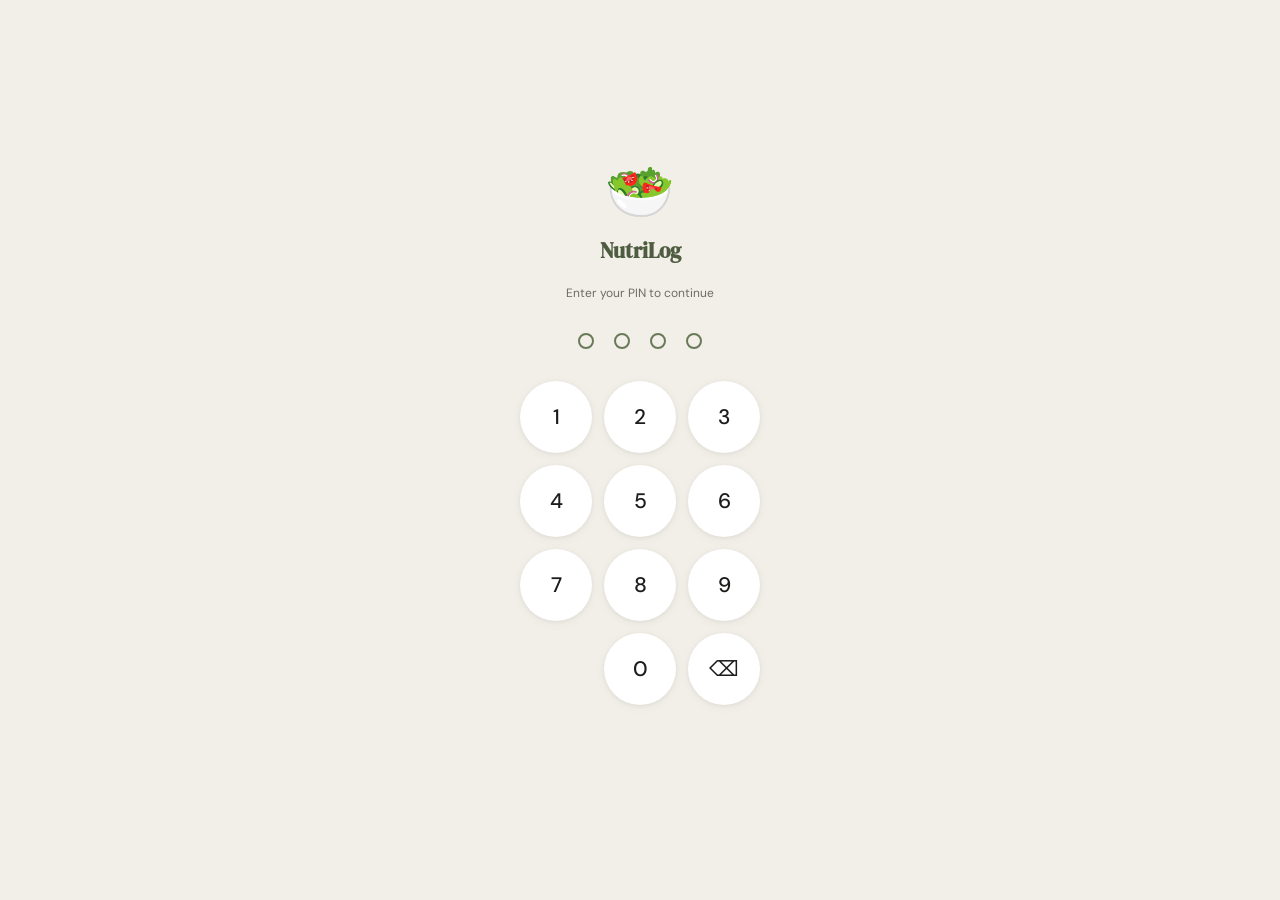
<file: index.html>
<!DOCTYPE html>
<html lang="en">
<head>
  <meta charset="UTF-8">
  <meta name="viewport" content="width=device-width, initial-scale=1.0, viewport-fit=cover">
  <meta name="apple-mobile-web-app-capable" content="yes">
  <meta name="apple-mobile-web-app-status-bar-style" content="default">
  <meta name="apple-mobile-web-app-title" content="NutriLog">
  <title>NutriLog</title>
  <link rel="stylesheet" href="styles/tokens.css">
  <link rel="stylesheet" href="styles/main.css?v=5">
</head>
<body>
  <div id="app"></div>
  <script type="module" src="src/main.js?v=14"></script>
</body>
</html>
</file>
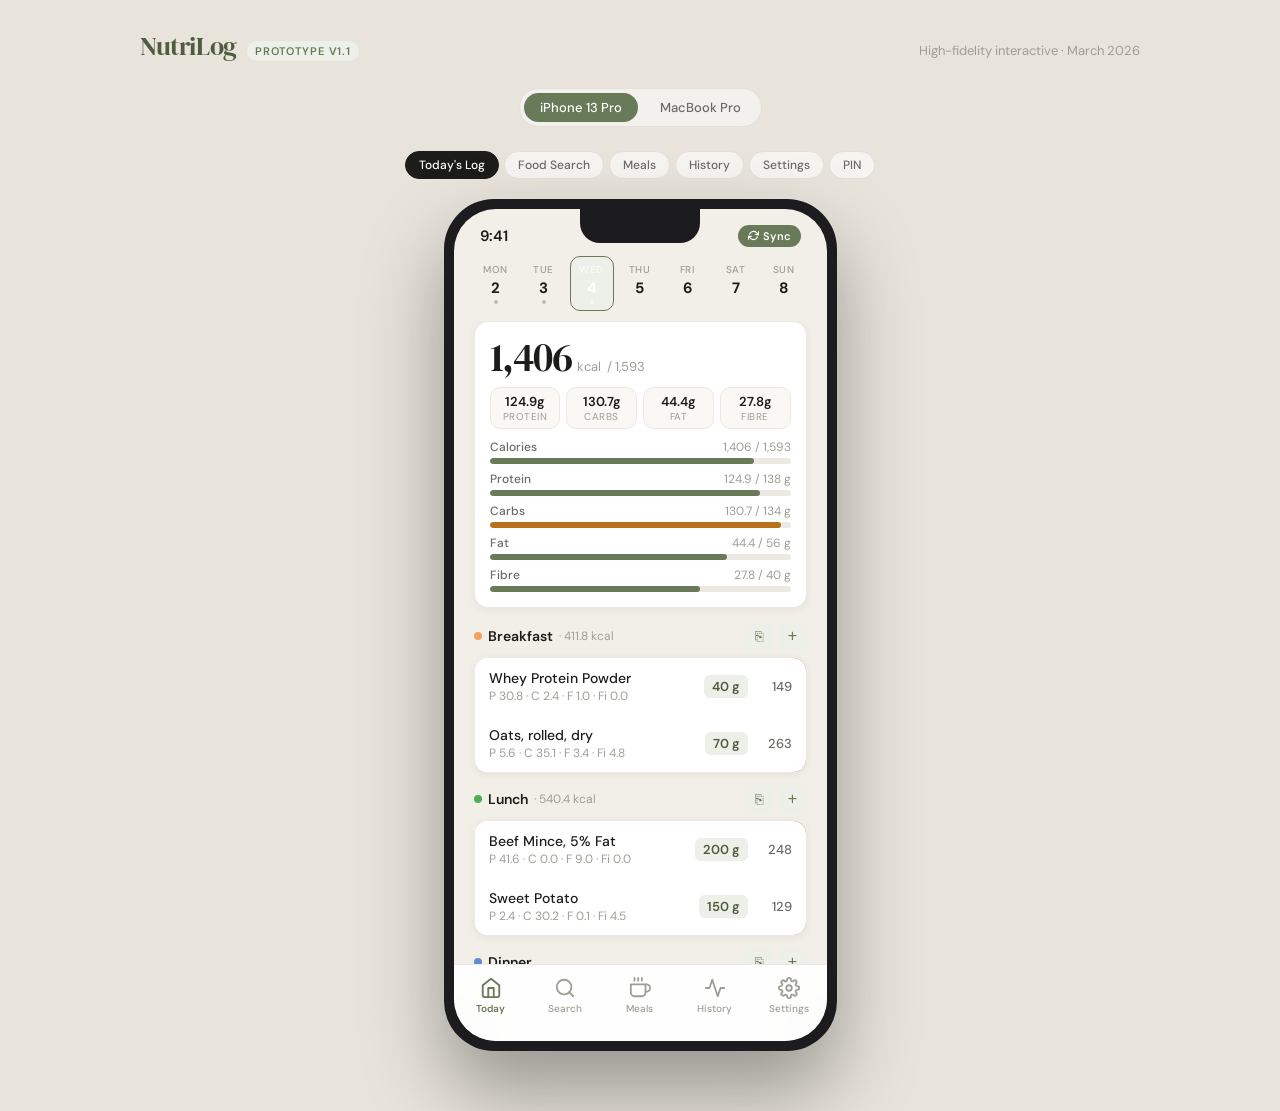
<file: docs/HistoricalDocs/UI/NutriLog_Prototype_v1.2.html>
<!DOCTYPE html>
<html lang="en">
<head>
<meta charset="UTF-8">
<meta name="viewport" content="width=device-width,initial-scale=1,maximum-scale=1">
<title>NutriLog · Prototype v1.1</title>
<link href="https://fonts.googleapis.com/css2?family=DM+Sans:opsz,wght@9..40,300;9..40,400;9..40,500;9..40,600&family=DM+Serif+Display&display=swap" rel="stylesheet">
<style>
:root{
  --bg:#F2EFE9;--card:#FFF;--card2:#FAF8F5;
  --a:#697A58;--ad:#4E5C40;--al:#B8C4A8;--ax:#EDF0E8;
  --t1:#1C1C1A;--t2:#6B6B65;--tm:#9E9E96;
  --bd:#E4E0D8;--bdl:#EDE9E2;
  --red:#C0392B;--redbg:#FDF2F1;
  --amb:#B7711A;--ambbg:#FEF6EC;
  --grn:#3A7D44;--grnbg:#EEF5EF;
  --rXS:6px;--rS:10px;--rM:14px;--rL:20px;--rXL:28px;
  --sh:0 2px 8px rgba(0,0,0,.06);
  --fs:'DM Sans',system-ui,sans-serif;
  --fd:'DM Serif Display',Georgia,serif;
}
*,*::before,*::after{box-sizing:border-box;margin:0;padding:0}
body{font-family:var(--fs);background:#E8E4DC;display:flex;flex-direction:column;align-items:center;min-height:100vh;padding:28px 16px 60px}

/* ── Prototype shell ── */
.ph{width:100%;max-width:1000px;display:flex;align-items:baseline;gap:10px;margin-bottom:24px}
.pt{font-family:var(--fd);font-size:26px;color:var(--ad);letter-spacing:-.4px}
.pb{font-size:11px;font-weight:600;letter-spacing:.08em;text-transform:uppercase;color:var(--a);background:var(--ax);padding:3px 8px;border-radius:20px}
.pd{font-size:13px;color:var(--tm);margin-left:auto}

/* toggle */
.dtog{display:flex;gap:6px;background:rgba(255,255,255,.5);border:1px solid var(--bd);border-radius:24px;padding:4px;margin-bottom:24px}
.db{font-family:var(--fs);font-size:13px;font-weight:500;color:var(--t2);background:none;border:none;border-radius:20px;padding:6px 16px;cursor:pointer;transition:all .2s}
.db.act{background:var(--a);color:#fff}

/* screen tabs */
.snav{display:flex;gap:5px;margin-bottom:20px;flex-wrap:wrap;justify-content:center}
.sb{font-family:var(--fs);font-size:12px;font-weight:500;color:var(--t2);background:rgba(255,255,255,.6);border:1px solid var(--bd);border-radius:20px;padding:5px 13px;cursor:pointer;transition:all .2s}
.sb.act{background:var(--t1);color:#fff;border-color:var(--t1)}

/* ── iPhone frame ── */
.iphone{width:393px;height:852px;background:#1C1C1E;border-radius:50px;padding:10px;box-shadow:0 40px 80px rgba(0,0,0,.35),0 0 0 1px rgba(255,255,255,.08)}
.iphone::before{content:'';position:absolute;top:10px;left:50%;transform:translateX(-50%);width:120px;height:34px;background:#1C1C1E;border-radius:0 0 20px 20px;z-index:10}
.iphone{position:relative}
.iscr{width:100%;height:100%;background:var(--bg);border-radius:42px;overflow:hidden;position:relative}

/* ── Mac frame ── */
.macf{width:980px;background:#2D2D2F;border-radius:14px 14px 0 0;padding:7px;padding-top:30px;box-shadow:0 30px 60px rgba(0,0,0,.3);position:relative}
.macf::before{content:'';position:absolute;top:9px;left:14px;width:42px;height:11px;background:repeating-linear-gradient(90deg,#FF5F57 0 11px,#FEBC2E 13px 24px,#28C840 26px 37px,transparent 39px 42px);border-radius:6px}
.macf::after{content:'nutrilog.github.io';position:absolute;top:6px;left:50%;transform:translateX(-50%);font-size:11px;color:#888;background:rgba(255,255,255,.08);padding:3px 55px;border-radius:5px;font-family:var(--fs)}
.mscr{width:100%;background:var(--bg);border-radius:7px;overflow:hidden;height:660px;position:relative}
.mstand{width:100%;height:18px;background:#888;clip-path:polygon(15% 0%,85% 0%,100% 100%,0% 100%)}
.mbase{width:140%;margin-left:-20%;height:7px;background:#777;border-radius:0 0 3px 3px}

/* ── Screen system ── */
.screen{display:none;width:100%;height:100%;flex-direction:column;overflow:hidden}
.screen.act{display:flex}
.scroll{flex:1;overflow-y:auto;overflow-x:hidden}
.scroll::-webkit-scrollbar{display:none}

/* ── Status bar ── */
.sbar{display:flex;justify-content:space-between;align-items:center;padding:14px 26px 8px;flex-shrink:0;height:47px}
.stime{font-size:15px;font-weight:600;color:var(--t1);letter-spacing:-.3px}

/* ── Bottom nav ── */
.bnav{display:flex;background:rgba(255,255,255,.92);backdrop-filter:blur(20px);border-top:1px solid var(--bdl);padding:8px 0 22px;flex-shrink:0}
.ni{flex:1;display:flex;flex-direction:column;align-items:center;gap:3px;cursor:pointer;padding:4px 0}
.ni svg{width:22px;height:22px;transition:all .15s;stroke:var(--tm);fill:none;stroke-width:2;stroke-linecap:round;stroke-linejoin:round}
.nlb{font-size:10px;font-weight:500;color:var(--tm);transition:color .15s}
.ni.act svg{stroke:var(--a)}
.ni.act .nlb{color:var(--a);font-weight:600}

/* ── Common components ── */
.card{background:var(--card);border-radius:var(--rM);box-shadow:var(--sh);border:1px solid var(--bdl)}
.pill{display:inline-flex;align-items:center;padding:2px 8px;border-radius:20px;font-size:12px;font-weight:500}
.pg{background:var(--grnbg);color:var(--grn)}.pa{background:var(--ambbg);color:var(--amb)}.pr{background:var(--redbg);color:var(--red)}
.pbar{width:100%;height:6px;background:var(--bdl);border-radius:3px;overflow:hidden}
.pfill{height:100%;border-radius:3px;transition:width .5s ease}
.pgreen{background:var(--a)}.pamber{background:var(--amb)}.pred{background:var(--red)}
.tag{font-size:11px;padding:2px 7px;border-radius:20px;background:var(--card2);color:var(--t2);font-weight:500}
.btn{display:inline-flex;align-items:center;gap:6px;font-family:var(--fs);font-weight:500;border:none;cursor:pointer;transition:all .15s;white-space:nowrap}
.btnP{background:var(--a);color:#fff;border-radius:var(--rL);padding:11px 20px;font-size:15px;font-weight:600;width:100%;justify-content:center}
.btnP:active{background:var(--ad);transform:scale(.98)}
.btnG{background:var(--ax);color:var(--ad);border-radius:var(--rS);padding:7px 13px;font-size:13px}
.iw{display:flex;align-items:center;gap:10px;background:var(--card2);border:1.5px solid var(--bd);border-radius:var(--rM);padding:11px 14px;transition:border-color .15s}
.iw:focus-within{border-color:var(--a)}
.iw input,.iw select{flex:1;border:none;background:none;font-family:var(--fs);font-size:15px;color:var(--t1);outline:none}
.iw input::placeholder{color:var(--tm)}
.muted{color:var(--tm)}.sec{color:var(--t2)}

/* ── Toast ── */
.toast{position:fixed;bottom:90px;left:50%;transform:translateX(-50%) translateY(20px);background:var(--t1);color:#fff;padding:9px 18px;border-radius:var(--rXL);font-size:14px;font-weight:500;opacity:0;transition:all .3s;z-index:9999;white-space:nowrap;pointer-events:none}
.toast.show{opacity:1;transform:translateX(-50%) translateY(0)}

/* ── Modal overlay ── */
.moverlay{display:none;position:absolute;inset:0;background:rgba(0,0,0,.4);backdrop-filter:blur(4px);z-index:100;align-items:flex-end}
.moverlay.open{display:flex}
.msheet{width:100%;background:var(--bg);border-radius:24px 24px 0 0;padding:12px 20px 44px;animation:su .22s ease}
@keyframes su{from{transform:translateY(100%)}to{transform:translateY(0)}}
.mhandle{width:36px;height:4px;background:var(--bd);border-radius:2px;margin:0 auto 16px}
.mtitle{font-size:18px;font-weight:700;color:var(--t1);margin-bottom:14px;letter-spacing:-.3px}
.mopt{display:flex;align-items:center;gap:12px;padding:13px 14px;background:var(--card);border:1px solid var(--bdl);border-radius:var(--rM);margin-bottom:9px;cursor:pointer;transition:background .1s}
.mopt:active{background:var(--ax)}
.moi{width:38px;height:38px;border-radius:var(--rS);background:var(--ax);display:flex;align-items:center;justify-content:center;font-size:20px;flex-shrink:0}
.moin{flex:1}
.mot{font-size:15px;font-weight:600;color:var(--t1)}
.mos{font-size:12px;color:var(--tm);margin-top:2px}

/* ── Field label ── */
.flbl{font-size:11px;font-weight:600;color:var(--tm);text-transform:uppercase;letter-spacing:.05em;display:block;margin-bottom:5px}
.finput{width:100%;padding:10px 12px;background:var(--card2);border:1.5px solid var(--bd);border-radius:var(--rS);font-family:var(--fs);font-size:15px;color:var(--t1);outline:none;transition:border-color .15s}
.finput:focus{border-color:var(--a)}
select.finput{appearance:none;background-image:url("data:image/svg+xml,%3Csvg xmlns='http://www.w3.org/2000/svg' width='12' height='12' viewBox='0 0 24 24' fill='none' stroke='%239E9E96' stroke-width='2'%3E%3Cpolyline points='6 9 12 15 18 9'/%3E%3C/svg%3E");background-repeat:no-repeat;background-position:right 10px center;padding-right:30px}

/* ════════════════════════════
   TODAY SCREEN
════════════════════════════ */
/* date picker strip */
.datepicker{display:flex;align-items:center;gap:4px;overflow-x:auto;padding:0 20px 10px;scrollbar-width:none;flex-shrink:0}
.datepicker::-webkit-scrollbar{display:none}
.dc{min-width:44px;display:flex;flex-direction:column;align-items:center;gap:2px;padding:6px 4px;border-radius:var(--rS);cursor:pointer;border:1px solid transparent;transition:all .15s;flex-shrink:0}
.dc.today{background:var(--a)}
.dc.sel{border-color:var(--a);background:var(--ax)}
.dc .dl{font-size:10px;font-weight:500;color:var(--tm);text-transform:uppercase;letter-spacing:.04em}
.dc.today .dl{color:rgba(255,255,255,.7)}
.dc .dn{font-size:15px;font-weight:700;color:var(--t1)}
.dc.today .dn{color:#fff}
.dc .dd{width:4px;height:4px;border-radius:50%;background:var(--al)}
.dc.today .dd{background:rgba(255,255,255,.5)}

/* summary strip */
.sumstrip{margin:0 20px 14px;padding:15px;background:var(--card);border-radius:var(--rM);border:1px solid var(--bdl);box-shadow:var(--sh)}
.calrow{display:flex;align-items:baseline;gap:6px;margin-bottom:10px}
.calnum{font-family:var(--fd);font-size:40px;line-height:1;color:var(--t1);letter-spacing:-1.5px}
.macrow{display:flex;gap:6px;margin-bottom:10px}
.mc{flex:1;text-align:center;padding:5px 0;background:var(--card2);border-radius:var(--rS);border:1px solid var(--bdl)}
.mc .v{font-size:13px;font-weight:600;color:var(--t1)}
.mc .k{font-size:10px;color:var(--tm);text-transform:uppercase;letter-spacing:.05em}
.mprog{display:flex;flex-direction:column;gap:7px}
.mpr{display:flex;flex-direction:column;gap:3px}
.mprl{display:flex;justify-content:space-between}
.mpln{font-size:12px;font-weight:500;color:var(--t2)}
.mplv{font-size:12px;color:var(--tm)}

/* meal sections */
.msec{margin:0 20px 12px}
.mhead{display:flex;justify-content:space-between;align-items:center;margin-bottom:7px}
.mbadge{display:flex;align-items:center;gap:6px}
.mdot{width:8px;height:8px;border-radius:50%}
.mname{font-size:14px;font-weight:600;color:var(--t1)}
.mkcal{font-size:12px;color:var(--tm)}
.mcard{background:var(--card);border-radius:var(--rM);border:1px solid var(--bdl);overflow:hidden;box-shadow:var(--sh)}

/* food entry rows — swipe-to-delete */
.erow-wrap{position:relative;overflow:hidden}
.erow-del{position:absolute;right:0;top:0;bottom:0;background:var(--red);display:flex;align-items:center;justify-content:center;padding:0 20px;color:#fff;font-size:13px;font-weight:600;width:80px;z-index:1;cursor:pointer}
.erow{display:flex;align-items:center;gap:10px;padding:11px 14px;position:relative;background:var(--card);transition:transform .2s ease;z-index:2;cursor:grab;user-select:none}
.erow.swiped{transform:translateX(-80px)}
.erow:active{cursor:grabbing}
.einfo{flex:1;min-width:0}
.ename{font-size:14px;font-weight:500;color:var(--t1);white-space:nowrap;overflow:hidden;text-overflow:ellipsis}
.emeta{font-size:12px;color:var(--tm);margin-top:1px}
.eamt{font-size:13px;font-weight:600;color:var(--ad);background:var(--ax);padding:3px 8px;border-radius:var(--rXS);cursor:pointer;white-space:nowrap;transition:background .15s}
.eamt:active{background:var(--al)}
.ekcal{font-size:13px;font-weight:500;color:var(--t2);text-align:right;min-width:34px}
.erow+.erow{border-top:1px solid var(--bdl)}
.mempty{padding:14px;text-align:center;color:var(--tm);font-size:13px}

/* drag-over highlight */
.mcard.dragover{outline:2px solid var(--a);outline-offset:-2px}

/* action buttons next to meal header */
.mactions{display:flex;gap:6px;align-items:center}
.mabtn{width:28px;height:28px;background:var(--ax);border:none;border-radius:var(--rXS);color:var(--a);font-size:16px;display:flex;align-items:center;justify-content:center;cursor:pointer;font-weight:300;line-height:1;transition:background .15s}
.mabtn:active{background:var(--al)}
.copybtn{font-size:10px;padding:3px 8px;height:auto;font-weight:600;letter-spacing:.04em;text-transform:uppercase;width:auto;font-family:var(--fs)}

/* ════════════════════════════
   SEARCH SCREEN
════════════════════════════ */
.sresult{flex:1;overflow-y:auto;padding:0 20px}
.sresult::-webkit-scrollbar{display:none}
.stitle{font-size:11px;font-weight:600;letter-spacing:.06em;text-transform:uppercase;color:var(--tm);margin:14px 0 7px}
.fcard{background:var(--card);border:1px solid var(--bdl);border-radius:var(--rM);margin-bottom:7px;overflow:hidden;box-shadow:var(--sh)}
.frow{display:flex;align-items:center;gap:10px;padding:11px 14px;cursor:pointer;transition:background .1s}
.frow:active{background:var(--card2)}
.ficon{width:36px;height:36px;background:var(--ax);border-radius:var(--rXS);display:flex;align-items:center;justify-content:center;font-size:18px;flex-shrink:0}
.fname{font-size:14px;font-weight:500;color:var(--t1)}
.fmeta{font-size:12px;color:var(--tm);margin-top:1px}
.fkcal{font-size:15px;font-weight:600;color:var(--t1)}
.fkunit{font-size:11px;color:var(--tm)}
.star{width:30px;height:30px;display:flex;align-items:center;justify-content:center;color:var(--tm);font-size:17px;cursor:pointer;transition:color .15s;flex-shrink:0}
.star.on{color:#F4A261}
.dyn-kw{color:var(--a);font-weight:600}

/* QA form */
.qaform{background:var(--card);border:1px solid var(--bdl);border-radius:var(--rM);padding:15px;margin-bottom:14px;box-shadow:var(--sh)}
.qatitle{font-size:15px;font-weight:600;color:var(--t1);margin-bottom:12px}
.qagrid{display:grid;grid-template-columns:1fr 1fr;gap:8px;margin-bottom:11px}
.qaf{display:flex;flex-direction:column}

/* ════════════════════════════
   MEALS SCREEN
════════════════════════════ */
.mlitem{margin:0 20px 9px;background:var(--card);border:1px solid var(--bdl);border-radius:var(--rM);overflow:hidden;box-shadow:var(--sh);cursor:pointer;transition:all .1s}
.mlitem:active{background:var(--ax)}
.mlhead{display:flex;align-items:center;gap:10px;padding:13px 14px}
.mlico{width:38px;height:38px;border-radius:var(--rS);background:var(--ax);display:flex;align-items:center;justify-content:center;font-size:20px;flex-shrink:0}
.mlinf{flex:1}
.mlname{font-size:15px;font-weight:600;color:var(--t1)}
.mlmeta{font-size:12px;color:var(--tm);margin-top:2px}
.mlkcal{font-size:15px;font-weight:700;color:var(--t1)}
.mlmacros{display:flex;gap:5px;padding:7px 14px 12px;border-top:1px solid var(--bdl)}

/* ════════════════════════════
   HISTORY SCREEN
════════════════════════════ */
.hcard{margin:0 20px 10px;background:var(--card);border:1px solid var(--bdl);border-radius:var(--rM);overflow:hidden;box-shadow:var(--sh)}
.hhead{display:flex;justify-content:space-between;align-items:center;padding:13px 16px;border-bottom:1px solid var(--bdl)}
.hmr{display:flex;padding:11px 16px;gap:0}
.hmi{flex:1;text-align:center}
.hmi+.hmi{border-left:1px solid var(--bdl)}
.hmv{font-size:15px;font-weight:700;color:var(--t1)}
.hmk{font-size:11px;color:var(--tm)}
.hbar{margin:0 16px 11px}

/* ════════════════════════════
   SETTINGS SCREEN
════════════════════════════ */
.ssec{margin:0 20px 18px}
.sstitle{font-size:11px;font-weight:600;letter-spacing:.08em;text-transform:uppercase;color:var(--tm);margin-bottom:7px}
.scard{background:var(--card);border:1px solid var(--bdl);border-radius:var(--rM);overflow:hidden;box-shadow:var(--sh)}
.srow{display:flex;align-items:center;justify-content:space-between;padding:12px 15px;cursor:pointer;transition:background .1s}
.srow:active{background:var(--card2)}
.srow+.srow{border-top:1px solid var(--bdl)}
.srlbl{font-size:15px;color:var(--t1)}
.srv{font-size:13px;font-weight:600;color:var(--ad);background:var(--ax);padding:3px 9px;border-radius:var(--rXS)}

/* ════════════════════════════
   PIN SCREEN
════════════════════════════ */
.pinscr{display:flex;flex-direction:column;align-items:center;justify-content:center;height:100%;padding:40px 40px 80px;background:var(--bg)}
.pinlogo{font-family:var(--fd);font-size:30px;color:var(--t1);margin-bottom:6px}
.pinsub{font-size:13px;color:var(--tm);margin-bottom:44px}
.pindots{display:flex;gap:14px;margin-bottom:36px}
.pdot{width:14px;height:14px;border-radius:50%;border:2px solid var(--bd);background:transparent;transition:all .2s}
.pdot.f{background:var(--a);border-color:var(--a)}
.pinpad{display:grid;grid-template-columns:repeat(3,1fr);gap:10px;width:100%;max-width:270px}
.pk{aspect-ratio:1;background:var(--card);border:1px solid var(--bdl);border-radius:var(--rL);font-size:22px;font-weight:500;color:var(--t1);display:flex;align-items:center;justify-content:center;cursor:pointer;box-shadow:var(--sh);transition:all .1s;font-family:var(--fs)}
.pk:active{background:var(--ax);transform:scale(.95)}
.pk.empty{background:transparent;border-color:transparent;box-shadow:none}
.pk.del{font-size:17px;color:var(--t2)}
.pinerr{color:var(--red);font-size:13px;margin-top:-24px;margin-bottom:24px;height:20px;text-align:center}

/* ════════════════════════════
   MAC LAYOUT
════════════════════════════ */
.macapp{display:flex;flex-direction:column;height:100%}
.macnav{display:flex;align-items:center;gap:2px;padding:9px 20px;border-bottom:1px solid var(--bd);background:rgba(255,255,255,.85);backdrop-filter:blur(12px);flex-shrink:0}
.maclogo{font-family:var(--fd);font-size:17px;color:var(--t1);margin-right:18px}
.mni{font-size:13px;font-weight:500;color:var(--t2);padding:5px 11px;border-radius:var(--rS);cursor:pointer;transition:all .15s}
.mni.act{background:var(--ax);color:var(--ad);font-weight:600}
.maddBtn{margin-left:auto;background:var(--a);color:#fff;font-family:var(--fs);font-size:13px;font-weight:600;border:none;border-radius:var(--rS);padding:6px 13px;cursor:pointer;display:flex;align-items:center;gap:4px}
.maccont{flex:1;display:flex;overflow:hidden}
.macmain{flex:1;overflow-y:auto;padding:18px 22px}
.macmain::-webkit-scrollbar{display:none}
.macside{width:268px;padding:18px 18px 18px 0;flex-shrink:0;overflow-y:auto}
.macside::-webkit-scrollbar{display:none}
.mst{font-size:17px;font-weight:700;color:var(--t1);letter-spacing:-.3px;margin-bottom:4px}
.mdt{font-size:13px;color:var(--tm);margin-bottom:14px}

/* Mac search bar (centered) */
.mac-search-hero{display:flex;flex-direction:column;align-items:center;padding:18px 22px 10px}
.mac-sh-label{font-size:13px;font-weight:500;color:var(--tm);margin-bottom:8px}
.mac-siw{display:flex;align-items:center;gap:10px;background:var(--card);border:1.5px solid var(--bd);border-radius:var(--rXL);padding:11px 18px;width:100%;max-width:560px;box-shadow:0 2px 12px rgba(0,0,0,.07);transition:border-color .15s}
.mac-siw:focus-within{border-color:var(--a);box-shadow:0 2px 16px rgba(105,122,88,.15)}
.mac-siw input{flex:1;border:none;background:none;font-family:var(--fs);font-size:15px;color:var(--t1);outline:none}
.mac-siw input::placeholder{color:var(--tm)}
.mac-sr{width:100%;max-width:560px;background:var(--card);border:1px solid var(--bdl);border-radius:var(--rM);margin-top:6px;overflow:hidden;box-shadow:0 4px 16px rgba(0,0,0,.08)}
.mac-sr-row{display:flex;align-items:center;gap:12px;padding:10px 16px;cursor:pointer;transition:background .1s;border-bottom:1px solid var(--bdl)}
.mac-sr-row:last-child{border-bottom:none}
.mac-sr-row:hover{background:var(--ax)}
.mac-sr-name{flex:1;font-size:14px;color:var(--t1)}
.mac-sr-kcal{font-size:13px;font-weight:600;color:var(--t2)}
.mac-sr-add{font-size:12px;font-weight:600;color:var(--a);background:var(--ax);padding:3px 10px;border-radius:20px}

/* Mac meal cards */
.macmeal{background:var(--card);border:1px solid var(--bdl);border-radius:var(--rM);overflow:hidden;box-shadow:var(--sh);margin-bottom:10px}
.macmh{display:flex;align-items:center;justify-content:space-between;padding:10px 15px;background:var(--card2);border-bottom:1px solid var(--bdl)}
.macmt{font-size:13px;font-weight:700;color:var(--t1);display:flex;align-items:center;gap:6px}
.macms{font-size:12px;color:var(--tm)}
.macmhright{display:flex;align-items:center;gap:8px}
.copyybtn{font-size:11px;font-weight:600;color:var(--a);background:var(--ax);border:none;padding:3px 9px;border-radius:20px;cursor:pointer;font-family:var(--fs);transition:background .15s;text-transform:uppercase;letter-spacing:.04em}
.copyybtn:hover{background:var(--al);color:#fff}
.macerow{display:flex;align-items:center;gap:12px;padding:9px 15px;border-bottom:1px solid var(--bdl)}
.macerow:last-child{border-bottom:none}
.macen{flex:1;font-size:14px;color:var(--t1)}
.maceamt{font-size:13px;font-weight:600;color:var(--ad);background:var(--ax);padding:2px 8px;border-radius:var(--rXS);cursor:pointer;transition:background .15s}
.maceamt:hover{background:var(--al)}
.macemacro{font-size:12px;color:var(--tm);width:40px;text-align:right}
.macekcal{font-size:13px;font-weight:600;color:var(--t1);width:42px;text-align:right}
.macedel{color:var(--tm);font-size:16px;cursor:pointer;width:18px;text-align:center;opacity:0;transition:opacity .15s}
.macerow:hover .macedel{opacity:1}
.macadd{padding:8px 15px;font-size:13px;color:var(--a);cursor:pointer;display:flex;align-items:center;gap:4px;font-weight:500;transition:background .1s}
.macadd:hover{background:var(--ax)}

/* Mac meals list page */
.mac-meals-grid{display:grid;grid-template-columns:1fr 1fr;gap:10px}

/* Mac sidebar */
.msumcard{background:var(--card);border:1px solid var(--bdl);border-radius:var(--rM);padding:15px;margin-bottom:10px;box-shadow:var(--sh)}
.msumt{font-size:11px;font-weight:700;text-transform:uppercase;letter-spacing:.06em;color:var(--tm);margin-bottom:11px}
.mcalbig{font-family:var(--fd);font-size:34px;letter-spacing:-1px;color:var(--t1);line-height:1;margin-bottom:3px}
.mcalsub{font-size:12px;color:var(--tm);margin-bottom:13px}
.mmprow{display:flex;flex-direction:column;gap:9px}
.mmpitem{display:flex;flex-direction:column;gap:4px}
.mmplbls{display:flex;justify-content:space-between;font-size:12px}
.mmpn{font-weight:500;color:var(--t2)}
.mmpv{color:var(--tm)}
.msyncbtn{width:100%;padding:9px;background:transparent;border:1.5px dashed var(--al);border-radius:var(--rS);color:var(--ad);font-family:var(--fs);font-size:13px;font-weight:500;cursor:pointer;margin-top:8px;display:flex;align-items:center;justify-content:center;gap:6px;transition:all .15s}
.msyncbtn:hover{background:var(--ax)}
.mqabtn{padding:8px 11px;background:var(--card);border:1px solid var(--bdl);border-radius:var(--rS);font-family:var(--fs);font-size:13px;color:var(--t2);cursor:pointer;text-align:left;display:flex;align-items:center;gap:7px;transition:all .1s;width:100%;margin-bottom:5px}
.mqabtn:hover{background:var(--ax);color:var(--ad)}
</style>
</head>
<body>

<div class="ph"><span class="pt">NutriLog</span><span class="pb">Prototype v1.1</span><span class="pd">High-fidelity interactive · March 2026</span></div>

<div class="dtog">
  <button class="db act" onclick="setDev('iphone',this)">iPhone 13 Pro</button>
  <button class="db" onclick="setDev('mac',this)">MacBook Pro</button>
</div>

<div class="snav" id="inav">
  <button class="sb act" onclick="goS('today',this)">Today's Log</button>
  <button class="sb" onclick="goS('search',this)">Food Search</button>
  <button class="sb" onclick="goS('meals',this)">Meals</button>
  <button class="sb" onclick="goS('history',this)">History</button>
  <button class="sb" onclick="goS('settings',this)">Settings</button>
  <button class="sb" onclick="goS('pin',this)">PIN</button>
</div>
<div class="snav" id="mnav" style="display:none">
  <button class="sb act" onclick="goMS('mtoday',this)">Today's Log</button>
  <button class="sb" onclick="goMS('mmeals',this)">Meals</button>
  <button class="sb" onclick="goMS('mhistory',this)">History</button>
</div>

<!-- ══ iPHONE ══════════════════════════════════ -->
<div id="idev">
<div class="iphone">
<div class="iscr">

<!-- ── TODAY ── -->
<div class="screen act" id="s-today">
  <div class="sbar">
    <span class="stime">9:41</span>
    <div style="display:flex;align-items:center;gap:10px">
      <button onclick="toast('✓ DailySummary synced for Wed, 4/3/26')" style="background:var(--a);color:#fff;border:none;border-radius:var(--rXL);font-family:var(--fs);font-size:11px;font-weight:600;padding:4px 10px;cursor:pointer;display:flex;align-items:center;gap:4px"><svg width="11" height="11" viewBox="0 0 24 24" fill="none" stroke="currentColor" stroke-width="2.5" stroke-linecap="round" stroke-linejoin="round"><polyline points="23 4 23 10 17 10"/><polyline points="1 20 1 14 7 14"/><path d="M3.51 9a9 9 0 0 1 14.85-3.36L23 10M1 14l4.64 4.36A9 9 0 0 0 20.49 15"/></svg>Sync</button>
    </div>
  </div>
  <!-- Date picker strip -->
  <div class="datepicker">
    <div class="dc"><span class="dl">Mon</span><span class="dn">2</span><span class="dd"></span></div>
    <div class="dc"><span class="dl">Tue</span><span class="dn">3</span><span class="dd"></span></div>
    <div class="dc today sel"><span class="dl">Wed</span><span class="dn">4</span><span class="dd"></span></div>
    <div class="dc"><span class="dl">Thu</span><span class="dn">5</span><span class="dd" style="opacity:0"></span></div>
    <div class="dc"><span class="dl">Fri</span><span class="dn">6</span><span class="dd" style="opacity:0"></span></div>
    <div class="dc"><span class="dl">Sat</span><span class="dn">7</span><span class="dd" style="opacity:0"></span></div>
    <div class="dc"><span class="dl">Sun</span><span class="dn">8</span><span class="dd" style="opacity:0"></span></div>
  </div>
  <div class="scroll">
    <!-- Summary -->
    <div class="sumstrip">
      <div class="calrow"><span class="calnum">1,406</span><span style="font-size:13px;color:var(--tm)">kcal &nbsp;/ 1,593</span></div>
      <div class="macrow">
        <div class="mc"><div class="v">124.9g</div><div class="k">Protein</div></div>
        <div class="mc"><div class="v">130.7g</div><div class="k">Carbs</div></div>
        <div class="mc"><div class="v">44.4g</div><div class="k">Fat</div></div>
        <div class="mc"><div class="v">27.8g</div><div class="k">Fibre</div></div>
      </div>
      <div class="mprog">
        <div class="mpr"><div class="mprl"><span class="mpln">Calories</span><span class="mplv">1,406 / 1,593</span></div><div class="pbar"><div class="pfill pgreen" style="width:88%"></div></div></div>
        <div class="mpr"><div class="mprl"><span class="mpln">Protein</span><span class="mplv">124.9 / 138 g</span></div><div class="pbar"><div class="pfill pgreen" style="width:90%"></div></div></div>
        <div class="mpr"><div class="mprl"><span class="mpln">Carbs</span><span class="mplv">130.7 / 134 g</span></div><div class="pbar"><div class="pfill pamber" style="width:97%"></div></div></div>
        <div class="mpr"><div class="mprl"><span class="mpln">Fat</span><span class="mplv">44.4 / 56 g</span></div><div class="pbar"><div class="pfill pgreen" style="width:79%"></div></div></div>
        <div class="mpr"><div class="mprl"><span class="mpln">Fibre</span><span class="mplv">27.8 / 40 g</span></div><div class="pbar"><div class="pfill pgreen" style="width:70%"></div></div></div>
      </div>
    </div>

    <!-- BREAKFAST -->
    <div class="msec">
      <div class="mhead">
        <div class="mbadge"><div class="mdot" style="background:#F4A261"></div><span class="mname">Breakfast</span><span class="mkcal">· 411.8 kcal</span></div>
        <div class="mactions">
          <button class="mabtn" onclick="toast('✓ Copied yesterday\'s Breakfast')" title="Copy yesterday" style="font-size:14px">⎘</button>
          <button class="mabtn" onclick="openM('addmeal','Breakfast')">+</button>
        </div>
      </div>
      <div class="mcard" id="mc-breakfast" ondragover="dragOver(event,this)" ondrop="dropEntry(event,'Breakfast')">
        <div class="erow-wrap" id="ew-b1">
          <div class="erow-del" onclick="delEntry('ew-b1')">Delete</div>
          <div class="erow" draggable="true" ondragstart="dragStart(event,'b1','Breakfast')" onclick="openM('editamt','Whey Protein Powder','40')" ontouchstart="swipeStart(event,'ew-b1')" ontouchmove="swipeMove(event,'ew-b1')" ontouchend="swipeEnd(event,'ew-b1')">
            <div class="einfo"><div class="ename">Whey Protein Powder</div><div class="emeta">P 30.8 · C 2.4 · F 1.0 · Fi 0.0</div></div>
            <div class="eamt">40 g</div><div class="ekcal">149</div>
          </div>
        </div>
        <div class="erow-wrap" id="ew-b2">
          <div class="erow-del" onclick="delEntry('ew-b2')">Delete</div>
          <div class="erow" draggable="true" ondragstart="dragStart(event,'b2','Breakfast')" onclick="openM('editamt','Oats, rolled','70')" ontouchstart="swipeStart(event,'ew-b2')" ontouchmove="swipeMove(event,'ew-b2')" ontouchend="swipeEnd(event,'ew-b2')">
            <div class="einfo"><div class="ename">Oats, rolled, dry</div><div class="emeta">P 5.6 · C 35.1 · F 3.4 · Fi 4.8</div></div>
            <div class="eamt">70 g</div><div class="ekcal">263</div>
          </div>
        </div>
      </div>
    </div>

    <!-- LUNCH -->
    <div class="msec">
      <div class="mhead">
        <div class="mbadge"><div class="mdot" style="background:#4CAF50"></div><span class="mname">Lunch</span><span class="mkcal">· 540.4 kcal</span></div>
        <div class="mactions">
          <button class="mabtn" onclick="toast('✓ Copied yesterday\'s Lunch')" title="Copy yesterday" style="font-size:14px">⎘</button>
          <button class="mabtn" onclick="openM('addmeal','Lunch')">+</button>
        </div>
      </div>
      <div class="mcard" id="mc-lunch" ondragover="dragOver(event,this)" ondrop="dropEntry(event,'Lunch')">
        <div class="erow-wrap" id="ew-l1">
          <div class="erow-del" onclick="delEntry('ew-l1')">Delete</div>
          <div class="erow" draggable="true" ondragstart="dragStart(event,'l1','Lunch')" onclick="openM('editamt','Beef Mince, 5% Fat','200')" ontouchstart="swipeStart(event,'ew-l1')" ontouchmove="swipeMove(event,'ew-l1')" ontouchend="swipeEnd(event,'ew-l1')">
            <div class="einfo"><div class="ename">Beef Mince, 5% Fat</div><div class="emeta">P 41.6 · C 0.0 · F 9.0 · Fi 0.0</div></div>
            <div class="eamt">200 g</div><div class="ekcal">248</div>
          </div>
        </div>
        <div class="erow-wrap" id="ew-l2">
          <div class="erow-del" onclick="delEntry('ew-l2')">Delete</div>
          <div class="erow" draggable="true" ondragstart="dragStart(event,'l2','Lunch')" onclick="openM('editamt','Sweet Potato','150')" ontouchstart="swipeStart(event,'ew-l2')" ontouchmove="swipeMove(event,'ew-l2')" ontouchend="swipeEnd(event,'ew-l2')">
            <div class="einfo"><div class="ename">Sweet Potato</div><div class="emeta">P 2.4 · C 30.2 · F 0.1 · Fi 4.5</div></div>
            <div class="eamt">150 g</div><div class="ekcal">129</div>
          </div>
        </div>
      </div>
    </div>

    <!-- DINNER -->
    <div class="msec">
      <div class="mhead">
        <div class="mbadge"><div class="mdot" style="background:#5C8DD6"></div><span class="mname">Dinner</span></div>
        <div class="mactions">
          <button class="mabtn" onclick="toast('✓ Copied yesterday\'s Dinner')" title="Copy yesterday" style="font-size:14px">⎘</button>
          <button class="mabtn" onclick="openM('addmeal','Dinner')">+</button>
        </div>
      </div>
      <div class="mcard" id="mc-dinner" ondragover="dragOver(event,this)" ondrop="dropEntry(event,'Dinner')">
        <div class="mempty">Tap + to log dinner</div>
      </div>
    </div>

    <!-- SNACKS -->
    <div class="msec">
      <div class="mhead">
        <div class="mbadge"><div class="mdot" style="background:#AB7DCC"></div><span class="mname">Snacks</span><span class="mkcal">· 68 kcal</span></div>
        <div class="mactions">
          <button class="mabtn" onclick="toast('✓ Copied yesterday\'s Snacks')" title="Copy yesterday" style="font-size:14px">⎘</button>
          <button class="mabtn" onclick="openM('addmeal','Snacks')">+</button>
        </div>
      </div>
      <div class="mcard" id="mc-snacks" ondragover="dragOver(event,this)" ondrop="dropEntry(event,'Snacks')">
        <div class="erow-wrap" id="ew-s1">
          <div class="erow-del" onclick="delEntry('ew-s1')">Delete</div>
          <div class="erow" draggable="true" ondragstart="dragStart(event,'s1','Snacks')" onclick="openM('editamt','YoPro Yogurt (Quick Add)','100')" ontouchstart="swipeStart(event,'ew-s1')" ontouchmove="swipeMove(event,'ew-s1')" ontouchend="swipeEnd(event,'ew-s1')">
            <div class="einfo"><div class="ename">YoPro Yogurt <span style="font-size:10px;background:#FEF6EC;color:#B7711A;padding:1px 5px;border-radius:4px;font-weight:600">Quick Add</span></div><div class="emeta">P 11.5 · C 3.8 · F 0.7 · Fi 0.0</div></div>
            <div class="eamt">100 g</div><div class="ekcal">68</div>
          </div>
        </div>
      </div>
    </div>
    <div style="height:16px"></div>
  </div>

  <!-- Modals -->
  <!-- Add meal modal -->
  <div class="moverlay" id="m-addmeal" onclick="closeM('addmeal')">
    <div class="msheet" onclick="e=>e.stopPropagation()">
      <div class="mhandle"></div>
      <div class="mtitle" id="m-addmeal-title">Add to Lunch</div>
      <div class="mopt" onclick="closeM('addmeal');goS('search',null)"><div class="moi">🔍</div><div class="moin"><div class="mot">Search Food</div><div class="mos">Search 2,500+ foods from database</div></div><span style="color:var(--tm);font-size:18px">›</span></div>
      <div class="mopt" onclick="closeM('addmeal');goS('meals',null)"><div class="moi">🥘</div><div class="moin"><div class="mot">Use Saved Meal</div><div class="mos">Add a meal template</div></div><span style="color:var(--tm);font-size:18px">›</span></div>
      <div class="mopt" onclick="closeM('addmeal');openM('quickadd','')"><div class="moi">⚡</div><div class="moin"><div class="mot">Quick Add</div><div class="mos">Enter nutrition totals directly</div></div><span style="color:var(--tm);font-size:18px">›</span></div>
      <div class="mopt" onclick="closeM('addmeal');toast('Copied yesterday\'s entries')"><div class="moi">📋</div><div class="moin"><div class="mot" id="m-copyday-label">Copy Yesterday's Lunch</div><div class="mos">3 items · 540 kcal</div></div><span style="color:var(--tm);font-size:18px">›</span></div>
    </div>
  </div>

  <!-- Edit amount modal -->
  <div class="moverlay" id="m-editamt" onclick="closeM('editamt')">
    <div class="msheet" onclick="e=>e.stopPropagation()">
      <div class="mhandle"></div>
      <div class="mtitle" id="m-editamt-title">Edit Amount</div>
      <div style="margin-bottom:12px">
        <label class="flbl">Amount (g)</label>
        <input class="finput" id="m-editamt-val" type="number" value="40">
      </div>
      <div style="margin-bottom:16px;padding:12px;background:var(--card2);border-radius:var(--rM);border:1px solid var(--bdl)">
        <div style="font-size:12px;font-weight:600;color:var(--tm);margin-bottom:6px;text-transform:uppercase;letter-spacing:.05em">Nutrition (calculated)</div>
        <div style="display:flex;gap:12px;font-size:13px">
          <span>Kcal: <strong id="calc-kcal">149</strong></span>
          <span>P: <strong id="calc-p">30.8g</strong></span>
          <span>C: <strong id="calc-c">2.4g</strong></span>
          <span>F: <strong id="calc-f">1.0g</strong></span>
        </div>
      </div>
      <button class="btn btnP" onclick="closeM('editamt');toast('✓ Amount updated')">Save Changes</button>
    </div>
  </div>

  <!-- Add food — amount step -->
  <div class="moverlay" id="m-addamt" onclick="closeM('addamt')">
    <div class="msheet" onclick="e=>e.stopPropagation()">
      <div class="mhandle"></div>
      <div class="mtitle" id="m-addamt-foodname">Add Chicken Breast, Cooked</div>
      <div style="background:var(--card2);border:1px solid var(--bdl);border-radius:var(--rM);padding:12px;margin-bottom:14px">
        <div style="font-size:12px;color:var(--tm);margin-bottom:4px">Per 100g</div>
        <div style="display:flex;gap:14px;font-size:13px;font-weight:600;color:var(--t1)">
          <span>151 kcal</span><span>P 30.5g</span><span>C 0g</span><span>F 3.2g</span>
        </div>
      </div>
      <div style="margin-bottom:12px">
        <label class="flbl">Amount (g)</label>
        <input class="finput" id="m-addamt-val" type="number" value="100" oninput="calcPreview(this.value)">
      </div>
      <div style="margin-bottom:14px">
        <label class="flbl">Add to meal type</label>
        <select class="finput" id="m-addamt-meal">
          <option>Breakfast</option><option selected>Lunch</option><option>Dinner</option><option>Snacks</option><option>Other</option>
        </select>
      </div>
      <div style="padding:10px 12px;background:var(--ax);border-radius:var(--rS);margin-bottom:14px;font-size:13px;color:var(--ad)">
        Preview: <strong id="m-addamt-preview">151 kcal · P 30.5g · C 0g · F 3.2g</strong>
      </div>
      <button class="btn btnP" onclick="closeM('addamt');toast('✓ Chicken Breast added to Lunch')">Add to Log</button>
    </div>
  </div>

  <!-- Quick Add modal -->
  <div class="moverlay" id="m-quickadd" onclick="closeM('quickadd')">
    <div class="msheet" onclick="e=>e.stopPropagation()">
      <div class="mhandle"></div>
      <div class="mtitle">⚡ Quick Add</div>
      <div style="margin-bottom:10px">
        <label class="flbl">Custom Food Name (optional)</label>
        <input class="finput" placeholder="e.g. 外食盒饭, Restaurant pasta…" value="外食盒饭">
      </div>
      <div class="qagrid" style="margin-bottom:10px">
        <div class="qaf"><label class="flbl">Calories</label><input class="finput" value="650" type="number"></div>
        <div class="qaf"><label class="flbl">Protein (g)</label><input class="finput" value="38" type="number"></div>
        <div class="qaf"><label class="flbl">Carbs (g)</label><input class="finput" value="72" type="number"></div>
        <div class="qaf"><label class="flbl">Fat (g)</label><input class="finput" value="24" type="number"></div>
        <div class="qaf"><label class="flbl">Fibre (g)</label><input class="finput" value="6" type="number"></div>
        <div class="qaf"><label class="flbl">Amount</label><input class="finput" value="1" type="number"></div>
      </div>
      <div style="margin-bottom:14px">
        <label class="flbl">Add to meal type</label>
        <select class="finput">
          <option>Breakfast</option><option selected>Lunch</option><option>Dinner</option><option>Snacks</option><option>Other</option>
        </select>
      </div>
      <button class="btn btnP" onclick="closeM('quickadd');toast('✓ 外食盒饭 added to Lunch · Saved to Custom Foods')">Add to Log</button>
    </div>
  </div>



  <!-- Meal type picker (for Meals tab) -->
  <div class="moverlay" id="m-mealtype" onclick="closeM('mealtype')">
    <div class="msheet" onclick="e=>e.stopPropagation()">
      <div class="mhandle"></div>
      <div class="mtitle" id="m-mealtype-title">Add "OATS Breakfast" to…</div>
      <div style="display:flex;flex-direction:column;gap:8px">
        <button onclick="closeM('mealtype');toast('✓ OATS Breakfast added to Breakfast')" style="padding:13px;background:var(--card);border:1px solid var(--bdl);border-radius:var(--rM);font-family:var(--fs);font-size:15px;font-weight:600;color:var(--t1);cursor:pointer;display:flex;align-items:center;gap:10px"><span style="font-size:20px">🌅</span> Breakfast</button>
        <button onclick="closeM('mealtype');toast('✓ OATS Breakfast added to Lunch')" style="padding:13px;background:var(--card);border:1px solid var(--bdl);border-radius:var(--rM);font-family:var(--fs);font-size:15px;font-weight:600;color:var(--t1);cursor:pointer;display:flex;align-items:center;gap:10px"><span style="font-size:20px">☀️</span> Lunch</button>
        <button onclick="closeM('mealtype');toast('✓ OATS Breakfast added to Dinner')" style="padding:13px;background:var(--card);border:1px solid var(--bdl);border-radius:var(--rM);font-family:var(--fs);font-size:15px;font-weight:600;color:var(--t1);cursor:pointer;display:flex;align-items:center;gap:10px"><span style="font-size:20px">🌙</span> Dinner</button>
        <button onclick="closeM('mealtype');toast('✓ OATS Breakfast added to Snacks')" style="padding:13px;background:var(--card);border:1px solid var(--bdl);border-radius:var(--rM);font-family:var(--fs);font-size:15px;font-weight:600;color:var(--t1);cursor:pointer;display:flex;align-items:center;gap:10px"><span style="font-size:20px">🍎</span> Snacks</button>
        <button onclick="closeM('mealtype');toast('✓ OATS Breakfast added to Other')" style="padding:13px;background:var(--card);border:1px solid var(--bdl);border-radius:var(--rM);font-family:var(--fs);font-size:15px;font-weight:600;color:var(--t1);cursor:pointer;display:flex;align-items:center;gap:10px"><span style="font-size:20px">📦</span> Other</button>
      </div>
    </div>
  </div>

  <div class="bnav">
    <div class="ni act" onclick="goS('today',null)"><svg viewBox="0 0 24 24"><path d="M3 9l9-7 9 7v11a2 2 0 0 1-2 2H5a2 2 0 0 1-2-2z"/><polyline points="9 22 9 12 15 12 15 22"/></svg><span class="nlb">Today</span></div>
    <div class="ni" onclick="goS('search',null)"><svg viewBox="0 0 24 24"><circle cx="11" cy="11" r="8"/><line x1="21" y1="21" x2="16.65" y2="16.65"/></svg><span class="nlb">Search</span></div>
    <div class="ni" onclick="goS('meals',null)"><svg viewBox="0 0 24 24"><path d="M18 8h1a4 4 0 0 1 0 8h-1"/><path d="M2 8h16v9a4 4 0 0 1-4 4H6a4 4 0 0 1-4-4V8z"/><line x1="6" y1="1" x2="6" y2="4"/><line x1="10" y1="1" x2="10" y2="4"/><line x1="14" y1="1" x2="14" y2="4"/></svg><span class="nlb">Meals</span></div>
    <div class="ni" onclick="goS('history',null)"><svg viewBox="0 0 24 24"><polyline points="22 12 18 12 15 21 9 3 6 12 2 12"/></svg><span class="nlb">History</span></div>
    <div class="ni" onclick="goS('settings',null)"><svg viewBox="0 0 24 24"><circle cx="12" cy="12" r="3"/><path d="M19.4 15a1.65 1.65 0 0 0 .33 1.82l.06.06a2 2 0 0 1-2.83 2.83l-.06-.06a1.65 1.65 0 0 0-1.82-.33 1.65 1.65 0 0 0-1 1.51V21a2 2 0 0 1-4 0v-.09A1.65 1.65 0 0 0 9 19.4a1.65 1.65 0 0 0-1.82.33l-.06.06a2 2 0 0 1-2.83-2.83l.06-.06A1.65 1.65 0 0 0 4.68 15a1.65 1.65 0 0 0-1.51-1H3a2 2 0 0 1 0-4h.09A1.65 1.65 0 0 0 4.6 9a1.65 1.65 0 0 0-.33-1.82l-.06-.06a2 2 0 0 1 2.83-2.83l.06.06A1.65 1.65 0 0 0 9 4.68a1.65 1.65 0 0 0 1-1.51V3a2 2 0 0 1 4 0v.09a1.65 1.65 0 0 0 1 1.51 1.65 1.65 0 0 0 1.82-.33l.06-.06a2 2 0 0 1 2.83 2.83l-.06.06A1.65 1.65 0 0 0 19.4 9a1.65 1.65 0 0 0 1.51 1H21a2 2 0 0 1 0 4h-.09a1.65 1.65 0 0 0-1.51 1z"/></svg><span class="nlb">Settings</span></div>
  </div>
</div>

<!-- ── SEARCH ── -->
<div class="screen" id="s-search">
  <div class="sbar"><span class="stime">9:41</span></div>
  <div style="padding:0 20px 8px;flex-shrink:0">
    <div style="font-size:22px;font-weight:700;color:var(--t1);letter-spacing:-.4px;margin-bottom:10px">Search</div>
    <div class="iw" style="margin-bottom:10px">
      <svg width="16" height="16" viewBox="0 0 24 24" fill="none" stroke="var(--tm)" stroke-width="2" stroke-linecap="round" stroke-linejoin="round"><circle cx="11" cy="11" r="8"/><line x1="21" y1="21" x2="16.65" y2="16.65"/></svg>
      <input type="text" id="search-input" placeholder="Search 2,500+ foods…" oninput="dynSearch(this.value)" value="">
    </div>
    <div style="display:flex;gap:5px;margin-bottom:4px;overflow-x:auto;padding-bottom:2px;scrollbar-width:none">
      <div style="min-width:0;padding:3px 10px;border-radius:20px;border:1.5px solid var(--a);color:#fff;background:var(--a);font-size:12px;font-weight:500;cursor:pointer;white-space:nowrap;flex-shrink:0">Lunch</div>
      <div style="min-width:0;padding:3px 10px;border-radius:20px;border:1.5px solid var(--bd);color:var(--t2);background:var(--card);font-size:12px;font-weight:500;cursor:pointer;white-space:nowrap;flex-shrink:0">Breakfast</div>
      <div style="min-width:0;padding:3px 10px;border-radius:20px;border:1.5px solid var(--bd);color:var(--t2);background:var(--card);font-size:12px;font-weight:500;cursor:pointer;white-space:nowrap;flex-shrink:0">Dinner</div>
      <div style="min-width:0;padding:3px 10px;border-radius:20px;border:1.5px solid var(--bd);color:var(--t2);background:var(--card);font-size:12px;font-weight:500;cursor:pointer;white-space:nowrap;flex-shrink:0">Snacks</div>
    </div>
  </div>
  <div class="sresult" id="search-results">
    <!-- Default state: show favourites -->
    <div id="fav-section">
      <div class="stitle">⭐ Favourites</div>
      <div class="fcard"><div class="frow" onclick="openM('addamt','Chicken Breast, Cooked')"><div class="ficon">🍗</div><div style="flex:1;min-width:0"><div class="fname">Chicken Breast, Cooked</div><div class="fmeta">per 100g · Poultry</div></div><div style="text-align:right"><div class="fkcal">151</div><div class="fkunit">kcal</div></div><div class="star on">★</div></div></div>
      <div class="fcard"><div class="frow" onclick="openM('addamt','Oats, Rolled')"><div class="ficon">🌾</div><div style="flex:1;min-width:0"><div class="fname">Oats, Rolled</div><div class="fmeta">per 100g · Grains</div></div><div style="text-align:right"><div class="fkcal">375</div><div class="fkunit">kcal</div></div><div class="star on">★</div></div></div>
    </div>
    <div id="dyn-results" style="display:none"></div>
    <!-- Quick add always visible at bottom -->
    <div style="margin-top:10px">
      <div style="font-size:12px;color:var(--tm);text-align:center;margin-bottom:8px">Can't find what you're looking for?</div>
      <div class="qaform">
        <div class="qatitle">⚡ Quick Add</div>
        <div style="margin-bottom:9px"><label class="flbl">Custom Food Name (optional)</label><input class="finput" placeholder="e.g. 外食盒饭, Restaurant pasta…"></div>
        <div class="qagrid">
          <div class="qaf"><label class="flbl">Calories</label><input class="finput" type="number" placeholder="0"></div>
          <div class="qaf"><label class="flbl">Protein (g)</label><input class="finput" type="number" placeholder="0"></div>
          <div class="qaf"><label class="flbl">Carbs (g)</label><input class="finput" type="number" placeholder="0"></div>
          <div class="qaf"><label class="flbl">Fat (g)</label><input class="finput" type="number" placeholder="0"></div>
          <div class="qaf"><label class="flbl">Fibre (g)</label><input class="finput" type="number" placeholder="0"></div>
          <div class="qaf"><label class="flbl">Amount</label><input class="finput" type="number" value="1"></div>
        </div>
        <button class="btn btnP" onclick="toast('✓ Custom food added to Lunch · Saved to Custom Foods')">Add to Lunch</button>
      </div>
    </div>
    <div style="height:16px"></div>
  </div>
  <!-- add amount modal shared -->
  <div class="moverlay" id="m-addamt-search" onclick="closeM('addamt-search')">
    <div class="msheet" onclick="e=>e.stopPropagation()">
      <div class="mhandle"></div>
      <div class="mtitle" id="m-addamt-search-name">Add food</div>
      <div style="background:var(--card2);border:1px solid var(--bdl);border-radius:var(--rM);padding:12px;margin-bottom:14px">
        <div style="font-size:12px;color:var(--tm);margin-bottom:4px">Per 100g</div>
        <div style="display:flex;gap:14px;font-size:13px;font-weight:600;color:var(--t1)"><span id="sn-kcal">151 kcal</span><span>P 30.5g</span><span>C 0g</span><span>F 3.2g</span></div>
      </div>
      <div style="margin-bottom:12px"><label class="flbl">Amount (g)</label><input class="finput" type="number" value="100"></div>
      <div style="margin-bottom:14px"><label class="flbl">Add to meal type</label><select class="finput"><option>Breakfast</option><option selected>Lunch</option><option>Dinner</option><option>Snacks</option><option>Other</option></select></div>
      <button class="btn btnP" onclick="closeM('addamt-search');goS('today',null);toast('✓ Food added to Lunch')">Add to Log</button>
    </div>
  </div>
  <div class="bnav">
    <div class="ni" onclick="goS('today',null)"><svg viewBox="0 0 24 24"><path d="M3 9l9-7 9 7v11a2 2 0 0 1-2 2H5a2 2 0 0 1-2-2z"/><polyline points="9 22 9 12 15 12 15 22"/></svg><span class="nlb">Today</span></div>
    <div class="ni act"><svg viewBox="0 0 24 24"><circle cx="11" cy="11" r="8"/><line x1="21" y1="21" x2="16.65" y2="16.65"/></svg><span class="nlb">Search</span></div>
    <div class="ni" onclick="goS('meals',null)"><svg viewBox="0 0 24 24"><path d="M18 8h1a4 4 0 0 1 0 8h-1"/><path d="M2 8h16v9a4 4 0 0 1-4 4H6a4 4 0 0 1-4-4V8z"/><line x1="6" y1="1" x2="6" y2="4"/><line x1="10" y1="1" x2="10" y2="4"/><line x1="14" y1="1" x2="14" y2="4"/></svg><span class="nlb">Meals</span></div>
    <div class="ni" onclick="goS('history',null)"><svg viewBox="0 0 24 24"><polyline points="22 12 18 12 15 21 9 3 6 12 2 12"/></svg><span class="nlb">History</span></div>
    <div class="ni" onclick="goS('settings',null)"><svg viewBox="0 0 24 24"><circle cx="12" cy="12" r="3"/><path d="M19.4 15a1.65 1.65 0 0 0 .33 1.82l.06.06a2 2 0 0 1-2.83 2.83l-.06-.06a1.65 1.65 0 0 0-1.82-.33 1.65 1.65 0 0 0-1 1.51V21a2 2 0 0 1-4 0v-.09A1.65 1.65 0 0 0 9 19.4a1.65 1.65 0 0 0-1.82.33l-.06.06a2 2 0 0 1-2.83-2.83l.06-.06A1.65 1.65 0 0 0 4.68 15a1.65 1.65 0 0 0-1.51-1H3a2 2 0 0 1 0-4h.09A1.65 1.65 0 0 0 4.6 9a1.65 1.65 0 0 0-.33-1.82l-.06-.06a2 2 0 0 1 2.83-2.83l.06.06A1.65 1.65 0 0 0 9 4.68a1.65 1.65 0 0 0 1-1.51V3a2 2 0 0 1 4 0v.09a1.65 1.65 0 0 0 1 1.51 1.65 1.65 0 0 0 1.82-.33l.06-.06a2 2 0 0 1 2.83 2.83l-.06.06A1.65 1.65 0 0 0 19.4 9a1.65 1.65 0 0 0 1.51 1H21a2 2 0 0 1 0 4h-.09a1.65 1.65 0 0 0-1.51 1z"/></svg><span class="nlb">Settings</span></div>
  </div>
</div>

<!-- ── MEALS ── -->
<div class="screen" id="s-meals">
  <div class="sbar"><span class="stime">9:41</span></div>
  <div style="padding:0 20px 12px;flex-shrink:0;display:flex;justify-content:space-between;align-items:center">
    <div style="font-size:22px;font-weight:700;color:var(--t1);letter-spacing:-.4px">Saved Meals</div>
    <button class="btn btnG" onclick="toast('New Meal form opened')">+ New</button>
  </div>
  <div class="scroll">
    <div style="font-size:11px;font-weight:600;letter-spacing:.06em;text-transform:uppercase;color:var(--tm);padding:0 20px;margin-bottom:7px">Composed Meals</div>
    <div class="mlitem" onclick="openM('mealtype','OATS Breakfast')">
      <div class="mlhead"><div class="mlico">🌾</div><div class="mlinf"><div class="mlname">OATS Breakfast</div><div class="mlmeta">5 ingredients · Composed</div></div><div class="mlkcal">307<span style="font-size:11px;font-weight:400;color:var(--tm)"> kcal</span></div></div>
      <div class="mlmacros"><div class="tag">P 36.2g</div><div class="tag">C 13.8g</div><div class="tag">F 13.5g</div><div class="tag">Fi 3.1g</div></div>
    </div>
    <div class="mlitem" onclick="openM('mealtype','Meal High Protein')">
      <div class="mlhead"><div class="mlico">💪</div><div class="mlinf"><div class="mlname">Meal High Protein</div><div class="mlmeta">8 ingredients · Composed</div></div><div class="mlkcal">491<span style="font-size:11px;font-weight:400;color:var(--tm)"> kcal</span></div></div>
      <div class="mlmacros"><div class="tag">P 49.4g</div><div class="tag">C 43.5g</div><div class="tag">F 18.0g</div><div class="tag">Fi 13.8g</div></div>
    </div>
    <div style="font-size:11px;font-weight:600;letter-spacing:.06em;text-transform:uppercase;color:var(--tm);padding:8px 20px;margin-bottom:7px">Manual Meals</div>
    <div class="mlitem" onclick="openM('mealtype','Takeaway Ramen')">
      <div class="mlhead"><div class="mlico">🍜</div><div class="mlinf"><div class="mlname">Takeaway Ramen</div><div class="mlmeta">Manual entry · Estimated</div></div><div class="mlkcal">720<span style="font-size:11px;font-weight:400;color:var(--tm)"> kcal</span></div></div>
      <div class="mlmacros"><div class="tag">P 28g</div><div class="tag">C 85g</div><div class="tag">F 22g</div><div class="tag">Fi 4g</div></div>
    </div>
    <div style="height:16px"></div>
  </div>
  <!-- meal type picker shared -->
  <div class="moverlay" id="m-mealtype-meals" onclick="closeM('mealtype-meals')">
    <div class="msheet" onclick="e=>e.stopPropagation()">
      <div class="mhandle"></div>
      <div class="mtitle" id="m-mealtype-meals-title">Add meal to…</div>
      <div style="display:flex;flex-direction:column;gap:8px">
        <button onclick="closeM('mealtype-meals');toast('✓ Meal added to Breakfast')" style="padding:13px;background:var(--card);border:1px solid var(--bdl);border-radius:var(--rM);font-family:var(--fs);font-size:15px;font-weight:600;color:var(--t1);cursor:pointer;display:flex;align-items:center;gap:10px"><span style="font-size:20px">🌅</span> Breakfast</button>
        <button onclick="closeM('mealtype-meals');toast('✓ Meal added to Lunch')" style="padding:13px;background:var(--card);border:1px solid var(--bdl);border-radius:var(--rM);font-family:var(--fs);font-size:15px;font-weight:600;color:var(--t1);cursor:pointer;display:flex;align-items:center;gap:10px"><span style="font-size:20px">☀️</span> Lunch</button>
        <button onclick="closeM('mealtype-meals');toast('✓ Meal added to Dinner')" style="padding:13px;background:var(--card);border:1px solid var(--bdl);border-radius:var(--rM);font-family:var(--fs);font-size:15px;font-weight:600;color:var(--t1);cursor:pointer;display:flex;align-items:center;gap:10px"><span style="font-size:20px">🌙</span> Dinner</button>
        <button onclick="closeM('mealtype-meals');toast('✓ Meal added to Snacks')" style="padding:13px;background:var(--card);border:1px solid var(--bdl);border-radius:var(--rM);font-family:var(--fs);font-size:15px;font-weight:600;color:var(--t1);cursor:pointer;display:flex;align-items:center;gap:10px"><span style="font-size:20px">🍎</span> Snacks</button>
      </div>
    </div>
  </div>
  <div class="bnav">
    <div class="ni" onclick="goS('today',null)"><svg viewBox="0 0 24 24"><path d="M3 9l9-7 9 7v11a2 2 0 0 1-2 2H5a2 2 0 0 1-2-2z"/><polyline points="9 22 9 12 15 12 15 22"/></svg><span class="nlb">Today</span></div>
    <div class="ni" onclick="goS('search',null)"><svg viewBox="0 0 24 24"><circle cx="11" cy="11" r="8"/><line x1="21" y1="21" x2="16.65" y2="16.65"/></svg><span class="nlb">Search</span></div>
    <div class="ni act"><svg viewBox="0 0 24 24"><path d="M18 8h1a4 4 0 0 1 0 8h-1"/><path d="M2 8h16v9a4 4 0 0 1-4 4H6a4 4 0 0 1-4-4V8z"/><line x1="6" y1="1" x2="6" y2="4"/><line x1="10" y1="1" x2="10" y2="4"/><line x1="14" y1="1" x2="14" y2="4"/></svg><span class="nlb">Meals</span></div>
    <div class="ni" onclick="goS('history',null)"><svg viewBox="0 0 24 24"><polyline points="22 12 18 12 15 21 9 3 6 12 2 12"/></svg><span class="nlb">History</span></div>
    <div class="ni" onclick="goS('settings',null)"><svg viewBox="0 0 24 24"><circle cx="12" cy="12" r="3"/><path d="M19.4 15a1.65 1.65 0 0 0 .33 1.82l.06.06a2 2 0 0 1-2.83 2.83l-.06-.06a1.65 1.65 0 0 0-1.82-.33 1.65 1.65 0 0 0-1 1.51V21a2 2 0 0 1-4 0v-.09A1.65 1.65 0 0 0 9 19.4a1.65 1.65 0 0 0-1.82.33l-.06.06a2 2 0 0 1-2.83-2.83l.06-.06A1.65 1.65 0 0 0 4.68 15a1.65 1.65 0 0 0-1.51-1H3a2 2 0 0 1 0-4h.09A1.65 1.65 0 0 0 4.6 9a1.65 1.65 0 0 0-.33-1.82l-.06-.06a2 2 0 0 1 2.83-2.83l.06.06A1.65 1.65 0 0 0 9 4.68a1.65 1.65 0 0 0 1-1.51V3a2 2 0 0 1 4 0v.09a1.65 1.65 0 0 0 1 1.51 1.65 1.65 0 0 0 1.82-.33l.06-.06a2 2 0 0 1 2.83 2.83l-.06.06A1.65 1.65 0 0 0 19.4 9a1.65 1.65 0 0 0 1.51 1H21a2 2 0 0 1 0 4h-.09a1.65 1.65 0 0 0-1.51 1z"/></svg><span class="nlb">Settings</span></div>
  </div>
</div>

<!-- ── HISTORY ── -->
<div class="screen" id="s-history">
  <div class="sbar"><span class="stime">9:41</span></div>
  <div style="padding:0 20px 10px;flex-shrink:0">
    <div style="font-size:22px;font-weight:700;color:var(--t1);letter-spacing:-.4px;margin-bottom:10px">History</div>
    <div style="display:flex;align-items:center;justify-content:space-between;margin-bottom:10px"><div style="width:32px;height:32px;border:1px solid var(--bd);background:var(--card);border-radius:var(--rS);display:flex;align-items:center;justify-content:center;cursor:pointer;color:var(--t2)">‹</div><div style="font-size:14px;font-weight:600;color:var(--t1)">March 2026</div><div style="width:32px;height:32px;border:1px solid var(--bd);background:var(--card);border-radius:var(--rS);display:flex;align-items:center;justify-content:center;cursor:pointer;color:var(--t2)">›</div></div>
    <div class="datepicker" style="padding:0 0 10px">
      <div class="dc"><span class="dl">Mon</span><span class="dn">2</span><span class="dd"></span></div>
      <div class="dc"><span class="dl">Tue</span><span class="dn">3</span><span class="dd"></span></div>
      <div class="dc today"><span class="dl">Wed</span><span class="dn">4</span><span class="dd"></span></div>
      <div class="dc"><span class="dl">Thu</span><span class="dn">5</span><span class="dd" style="opacity:0"></span></div>
      <div class="dc"><span class="dl">Fri</span><span class="dn">6</span><span class="dd" style="opacity:0"></span></div>
      <div class="dc"><span class="dl">Sat</span><span class="dn">7</span><span class="dd" style="opacity:0"></span></div>
      <div class="dc"><span class="dl">Sun</span><span class="dn">8</span><span class="dd" style="opacity:0"></span></div>
    </div>
  </div>
  <div class="scroll">
    <div class="hcard"><div class="hhead"><div style="font-size:14px;font-weight:600;color:var(--t1)">Wed, 4 Mar 2026</div><div class="pill pg">On track</div></div><div class="hmr"><div class="hmi"><div class="hmv">1,406</div><div class="hmk">kcal</div></div><div class="hmi"><div class="hmv">124.9g</div><div class="hmk">protein</div></div><div class="hmi"><div class="hmv">130.7g</div><div class="hmk">carbs</div></div><div class="hmi"><div class="hmv">44.4g</div><div class="hmk">fat</div></div></div><div class="hbar"><div class="pbar"><div class="pfill pgreen" style="width:88%"></div></div></div></div>
    <div class="hcard"><div class="hhead"><div style="font-size:14px;font-weight:600;color:var(--t1)">Tue, 3 Mar 2026</div><div class="pill pg">Goal met</div></div><div class="hmr"><div class="hmi"><div class="hmv">1,596</div><div class="hmk">kcal</div></div><div class="hmi"><div class="hmv">138.2g</div><div class="hmk">protein</div></div><div class="hmi"><div class="hmv">131.4g</div><div class="hmk">carbs</div></div><div class="hmi"><div class="hmv">55.8g</div><div class="hmk">fat</div></div></div><div class="hbar"><div class="pbar"><div class="pfill pgreen" style="width:100%"></div></div></div></div>
    <div class="hcard"><div class="hhead"><div style="font-size:14px;font-weight:600;color:var(--t1)">Mon, 2 Mar 2026</div><div class="pill pa">Over carbs</div></div><div class="hmr"><div class="hmi"><div class="hmv">1,776</div><div class="hmk">kcal</div></div><div class="hmi"><div class="hmv">143.8g</div><div class="hmk">protein</div></div><div class="hmi"><div class="hmv">161.2g</div><div class="hmk">carbs</div></div><div class="hmi"><div class="hmv">62.4g</div><div class="hmk">fat</div></div></div><div class="hbar"><div class="pbar"><div class="pfill pamber" style="width:111%"></div></div></div></div>
    <div style="height:16px"></div>
  </div>
  <div class="bnav">
    <div class="ni" onclick="goS('today',null)"><svg viewBox="0 0 24 24"><path d="M3 9l9-7 9 7v11a2 2 0 0 1-2 2H5a2 2 0 0 1-2-2z"/><polyline points="9 22 9 12 15 12 15 22"/></svg><span class="nlb">Today</span></div>
    <div class="ni" onclick="goS('search',null)"><svg viewBox="0 0 24 24"><circle cx="11" cy="11" r="8"/><line x1="21" y1="21" x2="16.65" y2="16.65"/></svg><span class="nlb">Search</span></div>
    <div class="ni" onclick="goS('meals',null)"><svg viewBox="0 0 24 24"><path d="M18 8h1a4 4 0 0 1 0 8h-1"/><path d="M2 8h16v9a4 4 0 0 1-4 4H6a4 4 0 0 1-4-4V8z"/><line x1="6" y1="1" x2="6" y2="4"/><line x1="10" y1="1" x2="10" y2="4"/><line x1="14" y1="1" x2="14" y2="4"/></svg><span class="nlb">Meals</span></div>
    <div class="ni act"><svg viewBox="0 0 24 24"><polyline points="22 12 18 12 15 21 9 3 6 12 2 12"/></svg><span class="nlb">History</span></div>
    <div class="ni" onclick="goS('settings',null)"><svg viewBox="0 0 24 24"><circle cx="12" cy="12" r="3"/><path d="M19.4 15a1.65 1.65 0 0 0 .33 1.82l.06.06a2 2 0 0 1-2.83 2.83l-.06-.06a1.65 1.65 0 0 0-1.82-.33 1.65 1.65 0 0 0-1 1.51V21a2 2 0 0 1-4 0v-.09A1.65 1.65 0 0 0 9 19.4a1.65 1.65 0 0 0-1.82.33l-.06.06a2 2 0 0 1-2.83-2.83l.06-.06A1.65 1.65 0 0 0 4.68 15a1.65 1.65 0 0 0-1.51-1H3a2 2 0 0 1 0-4h.09A1.65 1.65 0 0 0 4.6 9a1.65 1.65 0 0 0-.33-1.82l-.06-.06a2 2 0 0 1 2.83-2.83l.06.06A1.65 1.65 0 0 0 9 4.68a1.65 1.65 0 0 0 1-1.51V3a2 2 0 0 1 4 0v.09a1.65 1.65 0 0 0 1 1.51 1.65 1.65 0 0 0 1.82-.33l.06-.06a2 2 0 0 1 2.83 2.83l-.06.06A1.65 1.65 0 0 0 19.4 9a1.65 1.65 0 0 0 1.51 1H21a2 2 0 0 1 0 4h-.09a1.65 1.65 0 0 0-1.51 1z"/></svg><span class="nlb">Settings</span></div>
  </div>
</div>

<!-- ── SETTINGS ── -->
<div class="screen" id="s-settings">
  <div class="sbar"><span class="stime">9:41</span></div>
  <div style="padding:0 20px 12px;flex-shrink:0"><div style="font-size:22px;font-weight:700;color:var(--t1);letter-spacing:-.4px">Settings</div></div>
  <div class="scroll">
    <div class="ssec"><div class="sstitle">Daily Targets</div>
      <div class="scard">
        <div class="srow"><span class="srlbl">Calories</span><span class="srv">1,593 kcal</span></div>
        <div class="srow"><span class="srlbl">Protein</span><span class="srv">138 g</span></div>
        <div class="srow"><span class="srlbl">Carbohydrates</span><span class="srv">134 g</span></div>
        <div class="srow"><span class="srlbl">Fat</span><span class="srv">56 g</span></div>
        <div class="srow"><span class="srlbl">Fibre</span><span class="srv">40 g</span></div>
      </div>
      <div style="margin-top:8px;padding:13px;background:var(--card);border:1px solid var(--bdl);border-radius:var(--rM);box-shadow:var(--sh)">
        <div style="font-size:13px;font-weight:600;color:var(--t1);margin-bottom:10px">Edit Targets</div>
        <div class="qagrid" style="margin-bottom:10px">
          <div class="qaf"><label class="flbl">Calories</label><input class="finput" value="1593" type="number"></div>
          <div class="qaf"><label class="flbl">Protein (g)</label><input class="finput" value="138" type="number"></div>
          <div class="qaf"><label class="flbl">Carbs (g)</label><input class="finput" value="134" type="number"></div>
          <div class="qaf"><label class="flbl">Fat (g)</label><input class="finput" value="56" type="number"></div>
          <div class="qaf"><label class="flbl">Fibre (g)</label><input class="finput" value="40" type="number"></div>
        </div>
        <button class="btn btnP" onclick="toast('✓ Targets saved')">Save Targets</button>
      </div>
    </div>
    <div class="ssec"><div class="sstitle">Security</div>
      <div class="scard">
        <div class="srow" onclick="goS('pin',null)"><span class="srlbl">Change PIN</span><span style="color:var(--tm);font-size:14px">›</span></div>
        <div class="srow" onclick="toast('Session cleared')"><span class="srlbl">Lock Now</span><span style="color:var(--tm);font-size:14px">›</span></div>
      </div>
    </div>
    <div class="ssec"><div class="sstitle">Data</div>
      <div class="scard">
        <div class="srow" onclick="toast('✓ DailySummary synced')"><span class="srlbl">Sync DailySummary</span><span style="color:var(--tm);font-size:14px">›</span></div>
        <div class="srow"><span class="srlbl">Google Sheets Status</span><span class="pill pg" style="font-size:11px">Connected</span></div>
      </div>
    </div>
    <div style="height:30px"></div>
  </div>
  <div class="bnav">
    <div class="ni" onclick="goS('today',null)"><svg viewBox="0 0 24 24"><path d="M3 9l9-7 9 7v11a2 2 0 0 1-2 2H5a2 2 0 0 1-2-2z"/><polyline points="9 22 9 12 15 12 15 22"/></svg><span class="nlb">Today</span></div>
    <div class="ni" onclick="goS('search',null)"><svg viewBox="0 0 24 24"><circle cx="11" cy="11" r="8"/><line x1="21" y1="21" x2="16.65" y2="16.65"/></svg><span class="nlb">Search</span></div>
    <div class="ni" onclick="goS('meals',null)"><svg viewBox="0 0 24 24"><path d="M18 8h1a4 4 0 0 1 0 8h-1"/><path d="M2 8h16v9a4 4 0 0 1-4 4H6a4 4 0 0 1-4-4V8z"/><line x1="6" y1="1" x2="6" y2="4"/><line x1="10" y1="1" x2="10" y2="4"/><line x1="14" y1="1" x2="14" y2="4"/></svg><span class="nlb">Meals</span></div>
    <div class="ni" onclick="goS('history',null)"><svg viewBox="0 0 24 24"><polyline points="22 12 18 12 15 21 9 3 6 12 2 12"/></svg><span class="nlb">History</span></div>
    <div class="ni act"><svg viewBox="0 0 24 24"><circle cx="12" cy="12" r="3"/><path d="M19.4 15a1.65 1.65 0 0 0 .33 1.82l.06.06a2 2 0 0 1-2.83 2.83l-.06-.06a1.65 1.65 0 0 0-1.82-.33 1.65 1.65 0 0 0-1 1.51V21a2 2 0 0 1-4 0v-.09A1.65 1.65 0 0 0 9 19.4a1.65 1.65 0 0 0-1.82.33l-.06.06a2 2 0 0 1-2.83-2.83l.06-.06A1.65 1.65 0 0 0 4.68 15a1.65 1.65 0 0 0-1.51-1H3a2 2 0 0 1 0-4h.09A1.65 1.65 0 0 0 4.6 9a1.65 1.65 0 0 0-.33-1.82l-.06-.06a2 2 0 0 1 2.83-2.83l.06.06A1.65 1.65 0 0 0 9 4.68a1.65 1.65 0 0 0 1-1.51V3a2 2 0 0 1 4 0v.09a1.65 1.65 0 0 0 1 1.51 1.65 1.65 0 0 0 1.82-.33l.06-.06a2 2 0 0 1 2.83 2.83l-.06.06A1.65 1.65 0 0 0 19.4 9a1.65 1.65 0 0 0 1.51 1H21a2 2 0 0 1 0 4h-.09a1.65 1.65 0 0 0-1.51 1z"/></svg><span class="nlb">Settings</span></div>
  </div>
</div>

<!-- ── PIN ── -->
<div class="screen" id="s-pin">
  <div class="pinscr">
    <div class="pinlogo">NutriLog</div>
    <div class="pinsub">Enter your PIN to continue</div>
    <div class="pindots"><div class="pdot" id="pd0"></div><div class="pdot" id="pd1"></div><div class="pdot" id="pd2"></div><div class="pdot" id="pd3"></div></div>
    <div class="pinerr" id="pinerr"></div>
    <div class="pinpad">
      <button class="pk" onclick="pp('1')">1</button><button class="pk" onclick="pp('2')">2</button><button class="pk" onclick="pp('3')">3</button>
      <button class="pk" onclick="pp('4')">4</button><button class="pk" onclick="pp('5')">5</button><button class="pk" onclick="pp('6')">6</button>
      <button class="pk" onclick="pp('7')">7</button><button class="pk" onclick="pp('8')">8</button><button class="pk" onclick="pp('9')">9</button>
      <button class="pk empty"></button><button class="pk" onclick="pp('0')">0</button><button class="pk del" onclick="pdel()">⌫</button>
    </div>
  </div>
</div>

</div></div></div><!-- /iscr /iphone /idev -->

<!-- ══ MAC ══════════════════════════════════════ -->
<div id="mdev" style="display:none">
<div class="macf">
<div class="mscr">

<!-- MAC TODAY -->
<div class="screen act macapp" id="s-mtoday" style="height:100%">
  <div class="macnav">
    <span class="maclogo">NutriLog</span>
    <div class="mni act">Today</div>
    <div class="mni" onclick="goMS('mmeals',null)">Meals</div>
    <div class="mni" onclick="goMS('mhistory',null)">History</div>
    <div class="mni">Settings</div>
    <button class="maddBtn">+ Add food</button>
  </div>
  <!-- Central search bar -->
  <div class="mac-search-hero">
    <div class="mac-sh-label">Search and add food to your log</div>
    <div class="mac-siw">
      <svg width="16" height="16" viewBox="0 0 24 24" fill="none" stroke="var(--tm)" stroke-width="2" stroke-linecap="round" stroke-linejoin="round"><circle cx="11" cy="11" r="8"/><line x1="21" y1="21" x2="16.65" y2="16.65"/></svg>
      <input type="text" placeholder="Search 2,500+ foods… (try 'chicken', 'oats')" id="mac-search-input" oninput="macDynSearch(this.value)">
    </div>
    <div class="mac-sr" id="mac-sr" style="display:none">
      <div class="mac-sr-row" onclick="toast('Chicken Breast — select meal type');document.getElementById('mac-sr').style.display='none'"><span class="ficon" style="width:28px;height:28px;font-size:14px">🍗</span><span class="mac-sr-name">Chicken Breast, Cooked <span style="font-size:11px;color:var(--tm)">per 100g · 151 kcal</span></span><select onclick="e=>e.stopPropagation()" style="font-size:12px;border:1px solid var(--bd);border-radius:var(--rXS);padding:2px 6px;color:var(--t2);background:var(--card);font-family:var(--fs)"><option>Breakfast</option><option selected>Lunch</option><option>Dinner</option><option>Snacks</option><option>Other</option></select><span class="mac-sr-add" onclick="event.stopPropagation();toast('✓ Chicken Breast added to Lunch');document.getElementById('mac-sr').style.display='none'">+ Add</span></div>
      <div class="mac-sr-row" onclick="toast('Select meal type for Chicken Breast Raw')"><span class="ficon" style="width:28px;height:28px;font-size:14px">🥩</span><span class="mac-sr-name">Chicken Breast, Raw <span style="font-size:11px;color:var(--tm)">per 100g · 120 kcal</span></span><select onclick="e=>e.stopPropagation()" style="font-size:12px;border:1px solid var(--bd);border-radius:var(--rXS);padding:2px 6px;color:var(--t2);background:var(--card);font-family:var(--fs)"><option>Breakfast</option><option selected>Lunch</option><option>Dinner</option><option>Snacks</option><option>Other</option></select><span class="mac-sr-add" onclick="event.stopPropagation();toast('✓ Chicken Breast Raw added to Lunch');document.getElementById('mac-sr').style.display='none'">+ Add</span></div>
      <div class="mac-sr-row"><span class="ficon" style="width:28px;height:28px;font-size:14px">🍖</span><span class="mac-sr-name">Chicken Thigh, Raw <span style="font-size:11px;color:var(--tm)">per 100g · 121 kcal</span></span><select onclick="e=>e.stopPropagation()" style="font-size:12px;border:1px solid var(--bd);border-radius:var(--rXS);padding:2px 6px;color:var(--t2);background:var(--card);font-family:var(--fs)"><option>Breakfast</option><option selected>Lunch</option><option>Dinner</option><option>Snacks</option><option>Other</option></select><span class="mac-sr-add" onclick="event.stopPropagation();toast('✓ Chicken Thigh added to Lunch');document.getElementById('mac-sr').style.display='none'">+ Add</span></div>
    </div>
  </div>
  <div class="maccont">
    <div class="macmain">
      <div class="mst">Today's Log</div>
      <div class="mdt">Wednesday, 4 March 2026</div>
      <!-- Breakfast -->
      <div class="macmeal">
        <div class="macmh">
          <div class="macmt"><span style="width:8px;height:8px;border-radius:50%;background:#F4A261;display:inline-block"></span>Breakfast</div>
          <div class="macmhright">
            <span class="macms">411.8 kcal</span>
            <button class="copyybtn" onclick="toast('✓ Copied yesterday\'s Breakfast')" title="Copy yesterday" style="font-size:16px;padding:3px 8px">⎘</button>
          </div>
        </div>
        <div class="macerow"><div class="macen">Whey Protein Powder</div><div class="maceamt" onclick="toast('Editing: Whey Protein Powder')">40 g</div><div class="macemacro">P 30.8</div><div class="macekcal">149</div><div class="macedel" onclick="toast('Entry deleted')">×</div></div>
        <div class="macerow"><div class="macen">Oats, rolled, dry</div><div class="maceamt" onclick="toast('Editing: Oats')">70 g</div><div class="macemacro">P 5.6</div><div class="macekcal">263</div><div class="macedel" onclick="toast('Entry deleted')">×</div></div>
        <div class="macadd" onclick="toast('Search bar focused for Breakfast')">+ Add food</div>
      </div>
      <!-- Lunch -->
      <div class="macmeal">
        <div class="macmh">
          <div class="macmt"><span style="width:8px;height:8px;border-radius:50%;background:#4CAF50;display:inline-block"></span>Lunch</div>
          <div class="macmhright">
            <span class="macms">540.4 kcal</span>
            <button class="copyybtn" onclick="toast('✓ Copied yesterday\'s Lunch')" title="Copy yesterday" style="font-size:16px;padding:3px 8px">⎘</button>
          </div>
        </div>
        <div class="macerow"><div class="macen">Beef Mince, 5% Fat</div><div class="maceamt" onclick="toast('Editing: Beef Mince')">200 g</div><div class="macemacro">P 41.6</div><div class="macekcal">248</div><div class="macedel" onclick="toast('Entry deleted')">×</div></div>
        <div class="macerow"><div class="macen">Sweet Potato</div><div class="maceamt" onclick="toast('Editing: Sweet Potato')">150 g</div><div class="macemacro">P 2.4</div><div class="macekcal">129</div><div class="macedel" onclick="toast('Entry deleted')">×</div></div>
        <div class="macerow"><div class="macen">Spinach</div><div class="maceamt" onclick="toast('Editing: Spinach')">50 g</div><div class="macemacro">P 1.4</div><div class="macekcal">12</div><div class="macedel" onclick="toast('Entry deleted')">×</div></div>
        <div class="macadd">+ Add food</div>
      </div>
      <!-- Dinner -->
      <div class="macmeal">
        <div class="macmh">
          <div class="macmt"><span style="width:8px;height:8px;border-radius:50%;background:#5C8DD6;display:inline-block"></span>Dinner</div>
          <div class="macmhright">
            <span class="macms" style="color:var(--tm)">0 kcal</span>
            <button class="copyybtn" onclick="toast('✓ Copied yesterday\'s Dinner')" title="Copy yesterday" style="font-size:16px;padding:3px 8px">⎘</button>
          </div>
        </div>
        <div class="macadd">+ Add food or saved meal</div>
      </div>
    </div>
    <!-- Sidebar -->
    <div class="macside">
      <div class="msumcard">
        <div class="msumt">Macro Progress</div>
        <div class="mcalbig">1,406</div>
        <div class="mcalsub">kcal · target 1,593</div>
        <div class="mmprow">
          <div class="mmpitem"><div class="mmplbls"><span class="mmpn">Calories</span><span class="mmpv">1,406 / 1,593</span></div><div class="pbar"><div class="pfill pgreen" style="width:88%"></div></div></div>
          <div class="mmpitem"><div class="mmplbls"><span class="mmpn">Protein</span><span class="mmpv">124.9 / 138g</span></div><div class="pbar"><div class="pfill pgreen" style="width:90%"></div></div></div>
          <div class="mmpitem"><div class="mmplbls"><span class="mmpn">Carbs</span><span class="mmpv">130.7 / 134g</span></div><div class="pbar"><div class="pfill pamber" style="width:97%"></div></div></div>
          <div class="mmpitem"><div class="mmplbls"><span class="mmpn">Fat</span><span class="mmpv">44.4 / 56g</span></div><div class="pbar"><div class="pfill pgreen" style="width:79%"></div></div></div>
          <div class="mmpitem"><div class="mmplbls"><span class="mmpn">Fibre</span><span class="mmpv">27.8 / 40g</span></div><div class="pbar"><div class="pfill pgreen" style="width:70%"></div></div></div>
        </div>
        <button class="msyncbtn" onclick="toast('✓ DailySummary synced')"><svg width="12" height="12" viewBox="0 0 24 24" fill="none" stroke="currentColor" stroke-width="2.5" stroke-linecap="round" stroke-linejoin="round"><polyline points="23 4 23 10 17 10"/><polyline points="1 20 1 14 7 14"/><path d="M3.51 9a9 9 0 0 1 14.85-3.36L23 10M1 14l4.64 4.36A9 9 0 0 0 20.49 15"/></svg>Sync to DailySummary</button>
      </div>
      <div class="msumcard" style="padding:12px">
        <div class="msumt">Quick Actions</div>
        <button class="mqabtn" onclick="toast('Quick Add opened')">⚡ Quick Add</button>
        <button class="mqabtn" onclick="goMS('mmeals',null)">🥘 Browse saved meals</button>
        <button class="mqabtn" onclick="goMS('mhistory',null)">📊 View history</button>
      </div>
    </div>
  </div>
</div>

<!-- MAC MEALS -->
<div class="screen macapp" id="s-mmeals" style="height:100%">
  <div class="macnav">
    <span class="maclogo">NutriLog</span>
    <div class="mni" onclick="goMS('mtoday',null)">Today</div>
    <div class="mni act">Meals</div>
    <div class="mni" onclick="goMS('mhistory',null)">History</div>
    <div class="mni">Settings</div>
    <button class="maddBtn" onclick="toast('New Meal form opened')">+ New Meal</button>
  </div>
  <div class="maccont">
    <div class="macmain" style="padding-top:16px">
      <div class="mst">Saved Meals</div>
      <div class="mdt">3 meals saved · tap any meal to add to today</div>
      <div style="display:flex;gap:8px;margin-bottom:16px">
        <div style="padding:5px 14px;border-radius:20px;background:var(--a);color:#fff;font-size:13px;font-weight:600;cursor:pointer">All</div>
        <div style="padding:5px 14px;border-radius:20px;background:var(--card);border:1px solid var(--bd);color:var(--t2);font-size:13px;font-weight:500;cursor:pointer">Composed</div>
        <div style="padding:5px 14px;border-radius:20px;background:var(--card);border:1px solid var(--bd);color:var(--t2);font-size:13px;font-weight:500;cursor:pointer">Manual</div>
      </div>
      <div class="mac-meals-grid">
        <div onclick="toast('Select meal type: OATS Breakfast')" style="background:var(--card);border:1px solid var(--bdl);border-radius:var(--rM);overflow:hidden;box-shadow:var(--sh);cursor:pointer;transition:all .1s" onmouseover="this.style.borderColor='var(--a)'" onmouseout="this.style.borderColor='var(--bdl)'">
          <div style="padding:14px 16px;border-bottom:1px solid var(--bdl);display:flex;align-items:center;gap:10px">
            <div style="width:40px;height:40px;border-radius:var(--rS);background:var(--ax);display:flex;align-items:center;justify-content:center;font-size:22px">🌾</div>
            <div style="flex:1"><div style="font-size:15px;font-weight:600;color:var(--t1)">OATS Breakfast</div><div style="font-size:12px;color:var(--tm);margin-top:2px">5 ingredients · Composed</div></div>
            <div style="font-size:17px;font-weight:700;color:var(--t1)">307<span style="font-size:12px;font-weight:400;color:var(--tm)"> kcal</span></div>
          </div>
          <div style="padding:10px 16px;display:flex;gap:6px"><div class="tag">P 36.2g</div><div class="tag">C 13.8g</div><div class="tag">F 13.5g</div><div class="tag">Fi 3.1g</div></div>
          <div style="padding:0 16px;border-top:1px solid var(--bdl)">
            <div style="font-size:13px;color:var(--tm);padding:8px 0 4px;font-weight:500">Ingredients:</div>
            <div style="font-size:12px;color:var(--t2);padding-bottom:10px;line-height:1.8">Whey Protein 40g · Oats 70g · Almond Milk 300mL · Pumpkin Seeds 10g · Brazil Nuts 10g</div>
          </div>
        </div>
        <div onclick="toast('Select meal type: Meal High Protein')" style="background:var(--card);border:1px solid var(--bdl);border-radius:var(--rM);overflow:hidden;box-shadow:var(--sh);cursor:pointer;transition:all .1s" onmouseover="this.style.borderColor='var(--a)'" onmouseout="this.style.borderColor='var(--bdl)'">
          <div style="padding:14px 16px;border-bottom:1px solid var(--bdl);display:flex;align-items:center;gap:10px">
            <div style="width:40px;height:40px;border-radius:var(--rS);background:var(--ax);display:flex;align-items:center;justify-content:center;font-size:22px">💪</div>
            <div style="flex:1"><div style="font-size:15px;font-weight:600;color:var(--t1)">Meal High Protein</div><div style="font-size:12px;color:var(--tm);margin-top:2px">8 ingredients · Composed</div></div>
            <div style="font-size:17px;font-weight:700;color:var(--t1)">491<span style="font-size:12px;font-weight:400;color:var(--tm)"> kcal</span></div>
          </div>
          <div style="padding:10px 16px;display:flex;gap:6px"><div class="tag">P 49.4g</div><div class="tag">C 43.5g</div><div class="tag">F 18.0g</div><div class="tag">Fi 13.8g</div></div>
          <div style="padding:0 16px;border-top:1px solid var(--bdl)">
            <div style="font-size:13px;color:var(--tm);padding:8px 0 4px;font-weight:500">Ingredients:</div>
            <div style="font-size:12px;color:var(--t2);padding-bottom:10px;line-height:1.8">Beef Mince 200g · Sweet Potato 150g · Spinach 50g · Carrots 50g · Avocado 60g · Capsicum 50g · Kelp 1.5g · Lemon 5g</div>
          </div>
        </div>
        <div onclick="toast('Select meal type: Takeaway Ramen')" style="background:var(--card);border:1px solid var(--bdl);border-radius:var(--rM);overflow:hidden;box-shadow:var(--sh);cursor:pointer;transition:all .1s" onmouseover="this.style.borderColor='var(--a)'" onmouseout="this.style.borderColor='var(--bdl)'">
          <div style="padding:14px 16px;border-bottom:1px solid var(--bdl);display:flex;align-items:center;gap:10px">
            <div style="width:40px;height:40px;border-radius:var(--rS);background:var(--ax);display:flex;align-items:center;justify-content:center;font-size:22px">🍜</div>
            <div style="flex:1"><div style="font-size:15px;font-weight:600;color:var(--t1)">Takeaway Ramen</div><div style="font-size:12px;color:var(--tm);margin-top:2px">Manual entry · Estimated</div></div>
            <div style="font-size:17px;font-weight:700;color:var(--t1)">720<span style="font-size:12px;font-weight:400;color:var(--tm)"> kcal</span></div>
          </div>
          <div style="padding:10px 16px;display:flex;gap:6px"><div class="tag">P 28g</div><div class="tag">C 85g</div><div class="tag">F 22g</div><div class="tag">Fi 4g</div></div>
          <div style="padding:0 16px;border-top:1px solid var(--bdl)">
            <div style="font-size:13px;color:var(--tm);padding:8px 0 4px;font-weight:500">Note:</div>
            <div style="font-size:12px;color:var(--t2);padding-bottom:10px">Manual nutrition entry. No ingredient breakdown.</div>
          </div>
        </div>
      </div>
    </div>
    <div class="macside">
      <div class="msumcard">
        <div class="msumt">Quick Add Meal</div>
        <p style="font-size:13px;color:var(--tm);margin-bottom:12px">Enter nutrition directly without selecting ingredients</p>
        <div style="display:flex;flex-direction:column;gap:7px;margin-bottom:10px">
          <div><label class="flbl">Name (optional)</label><input class="finput" placeholder="Meal name…"></div>
          <div style="display:grid;grid-template-columns:1fr 1fr;gap:6px">
            <div><label class="flbl">Calories</label><input class="finput" type="number" placeholder="0"></div>
            <div><label class="flbl">Protein (g)</label><input class="finput" type="number" placeholder="0"></div>
            <div><label class="flbl">Carbs (g)</label><input class="finput" type="number" placeholder="0"></div>
            <div><label class="flbl">Fat (g)</label><input class="finput" type="number" placeholder="0"></div>
          </div>
          <div><label class="flbl">Add to</label><select class="finput"><option>Breakfast</option><option selected>Lunch</option><option>Dinner</option><option>Snacks</option><option>Other</option></select></div>
        </div>
        <button class="btn btnP" onclick="toast('✓ Quick Add logged to Lunch')">Add to Log</button>
      </div>
    </div>
  </div>
</div>

<!-- MAC HISTORY -->
<div class="screen macapp" id="s-mhistory" style="height:100%">
  <div class="macnav">
    <span class="maclogo">NutriLog</span>
    <div class="mni" onclick="goMS('mtoday',null)">Today</div>
    <div class="mni" onclick="goMS('mmeals',null)">Meals</div>
    <div class="mni act">History</div>
    <div class="mni">Settings</div>
    <button class="maddBtn">+ Add food</button>
  </div>
  <div class="maccont">
    <div class="macmain">
      <div class="mst">History</div>
      <div style="display:flex;gap:5px;margin-bottom:16px;background:var(--card);border:1px solid var(--bdl);border-radius:var(--rM);padding:5px;width:fit-content;box-shadow:var(--sh)">
        <div style="padding:5px 13px;border-radius:var(--rS);font-size:13px;font-weight:600;background:var(--a);color:#fff;cursor:pointer">March 2026</div>
        <div style="padding:5px 13px;border-radius:var(--rS);font-size:13px;color:var(--t2);cursor:pointer">February</div>
        <div style="padding:5px 13px;border-radius:var(--rS);font-size:13px;color:var(--t2);cursor:pointer">January</div>
      </div>
      <div style="display:flex;flex-direction:column;gap:9px">
        <div class="hcard" style="margin:0"><div class="hhead"><div style="font-size:14px;font-weight:600;color:var(--t1)">Wed, 4 Mar 2026 <span style="font-size:11px;color:var(--tm);font-weight:400">· Today</span></div><div class="pill pg">On track</div></div><div class="hmr"><div class="hmi"><div class="hmv">1,406</div><div class="hmk">kcal</div></div><div class="hmi"><div class="hmv">124.9g</div><div class="hmk">protein</div></div><div class="hmi"><div class="hmv">130.7g</div><div class="hmk">carbs</div></div><div class="hmi"><div class="hmv">44.4g</div><div class="hmk">fat</div></div><div class="hmi"><div class="hmv">27.8g</div><div class="hmk">fibre</div></div></div><div class="hbar"><div class="pbar"><div class="pfill pgreen" style="width:88%"></div></div></div></div>
        <div class="hcard" style="margin:0"><div class="hhead"><div style="font-size:14px;font-weight:600;color:var(--t1)">Tue, 3 Mar 2026</div><div class="pill pg">Goal met</div></div><div class="hmr"><div class="hmi"><div class="hmv">1,596</div><div class="hmk">kcal</div></div><div class="hmi"><div class="hmv">138.2g</div><div class="hmk">protein</div></div><div class="hmi"><div class="hmv">131.4g</div><div class="hmk">carbs</div></div><div class="hmi"><div class="hmv">55.8g</div><div class="hmk">fat</div></div><div class="hmi"><div class="hmv">38.2g</div><div class="hmk">fibre</div></div></div><div class="hbar"><div class="pbar"><div class="pfill pgreen" style="width:100%"></div></div></div></div>
        <div class="hcard" style="margin:0"><div class="hhead"><div style="font-size:14px;font-weight:600;color:var(--t1)">Mon, 2 Mar 2026</div><div class="pill pa">Over carbs</div></div><div class="hmr"><div class="hmi"><div class="hmv">1,776</div><div class="hmk">kcal</div></div><div class="hmi"><div class="hmv">143.8g</div><div class="hmk">protein</div></div><div class="hmi"><div class="hmv">161.2g</div><div class="hmk">carbs</div></div><div class="hmi"><div class="hmv">62.4g</div><div class="hmk">fat</div></div><div class="hmi"><div class="hmv">24.9g</div><div class="hmk">fibre</div></div></div><div class="hbar"><div class="pbar"><div class="pfill pamber" style="width:111%"></div></div></div></div>
      </div>
    </div>
    <div class="macside">
      <div class="msumcard">
        <div class="msumt">Weekly Average</div>
        <div class="mcalbig">1,593</div>
        <div class="mcalsub">kcal avg · 3 days logged</div>
        <div class="mmprow" style="margin-top:10px">
          <div class="mmpitem"><div class="mmplbls"><span class="mmpn">Avg Protein</span><span class="mmpv">135.6g</span></div><div class="pbar"><div class="pfill pgreen" style="width:98%"></div></div></div>
          <div class="mmpitem"><div class="mmplbls"><span class="mmpn">Avg Carbs</span><span class="mmpv">141.1g</span></div><div class="pbar"><div class="pfill pamber" style="width:105%"></div></div></div>
          <div class="mmpitem"><div class="mmplbls"><span class="mmpn">Avg Fat</span><span class="mmpv">54.2g</span></div><div class="pbar"><div class="pfill pgreen" style="width:97%"></div></div></div>
        </div>
      </div>
    </div>
  </div>
</div>

</div></div><!-- /mscr /macf -->
<div class="mstand"></div><div class="mbase"></div>
</div><!-- /mdev -->

<div class="toast" id="toastEl"></div>

<script>
// ── Food DB (mock) ────────────────────────────
const foods=[
  {n:'Chicken Breast, Cooked',m:'Poultry',k:151,e:'🍗'},
  {n:'Chicken Breast, Raw',m:'Poultry',k:120,e:'🥩'},
  {n:'Chicken Thigh, Raw',m:'Poultry',k:121,e:'🍖'},
  {n:'Chicken Thigh, Cooked',m:'Poultry',k:179,e:'🍗'},
  {n:'Beef Mince, 5% Fat',m:'Red Meat',k:124,e:'🥩'},
  {n:'Oats, Rolled',m:'Grains',k:375,e:'🌾'},
  {n:'Sweet Potato',m:'Vegetables',k:86,e:'🍠'},
  {n:'Spinach',m:'Vegetables',k:23,e:'🥬'},
  {n:'Avocado',m:'Fruits',k:160,e:'🥑'},
  {n:'Eggs, Whole',m:'Dairy & Eggs',k:143,e:'🥚'},
  {n:'Salmon, Raw',m:'Seafood',k:208,e:'🐟'},
  {n:'Brown Rice',m:'Grains',k:367,e:'🍚'},
  {n:'Almond Milk',m:'Dairy Alt',k:15,e:'🥛'},
  {n:'Greek Yogurt',m:'Dairy',k:59,e:'🫙'},
  {n:'Broccoli',m:'Vegetables',k:34,e:'🥦'},
  {n:'Carrots',m:'Vegetables',k:41,e:'🥕'},
  {n:'Banana',m:'Fruits',k:89,e:'🍌'},
  {n:'Blueberries',m:'Fruits',k:57,e:'🫐'},
  {n:'Turkey Breast',m:'Poultry',k:114,e:'🦃'},
  {n:'Whey Protein Powder',m:'Supplements',k:373,e:'💪'},
];

// ── Screen routing ─────────────────────────────
function goS(name,el){
  document.querySelectorAll('.iscr .screen').forEach(s=>s.classList.remove('act'));
  const t=document.getElementById('s-'+name);
  if(t)t.classList.add('act');
  document.querySelectorAll('#inav .sb').forEach((b,i)=>{
    b.classList.toggle('act',['today','search','meals','history','settings','pin'][i]===name);
  });
}
function goMS(name,el){
  document.querySelectorAll('.mscr .screen').forEach(s=>s.classList.remove('act'));
  const t=document.getElementById('s-'+name);
  if(t)t.classList.add('act');
  document.querySelectorAll('#mnav .sb').forEach((b,i)=>{
    b.classList.toggle('act',['mtoday','mmeals','mhistory'][i]===name);
  });
}

// ── Device toggle ──────────────────────────────
function setDev(d,btn){
  document.querySelectorAll('.db').forEach(b=>b.classList.remove('act'));
  btn.classList.add('act');
  const show=d==='iphone';
  document.getElementById('idev').style.display=show?'':'none';
  document.getElementById('mdev').style.display=show?'none':'';
  document.getElementById('inav').style.display=show?'':'none';
  document.getElementById('mnav').style.display=show?'none':'';
}

// ── Modals ─────────────────────────────────────
function openM(type,arg1,arg2){
  if(type==='addmeal'){
    document.getElementById('m-addmeal-title').textContent='Add to '+arg1;
    document.getElementById('m-copyday-label').textContent='Copy Yesterday\'s '+arg1;
    document.getElementById('m-addmeal').classList.add('open');
  } else if(type==='editamt'){
    document.getElementById('m-editamt-title').textContent='Edit: '+arg1;
    document.getElementById('m-editamt-val').value=arg2;
    document.getElementById('m-editamt').classList.add('open');
  } else if(type==='addamt'){
    document.getElementById('m-addamt-foodname').textContent='Add '+arg1;
    document.getElementById('m-addamt').classList.add('open');
  } else if(type==='quickadd'){
    document.getElementById('m-quickadd').classList.add('open');
  } else if(type==='mealtype'){
    document.getElementById('m-mealtype-meals-title').textContent='Add "'+arg1+'" to…';
    document.getElementById('m-mealtype-meals').classList.add('open');
  } else if(type==='move'){
    document.getElementById('m-move').classList.add('open');
  }
}
function closeM(id){
  const suffixes={
    'addmeal':'m-addmeal','editamt':'m-editamt','addamt':'m-addamt',
    'quickadd':'m-quickadd','mealtype':'m-mealtype','mealtype-meals':'m-mealtype-meals',
    'move':'m-move','addamt-search':'m-addamt-search'
  };
  const el=document.getElementById(suffixes[id]||'m-'+id);
  if(el)el.classList.remove('open');
}

// ── Toast ──────────────────────────────────────
let tt;
function toast(msg){
  const el=document.getElementById('toastEl');
  el.textContent=msg;el.classList.add('show');
  clearTimeout(tt);tt=setTimeout(()=>el.classList.remove('show'),2400);
}

// ── PIN ────────────────────────────────────────
let pv='';
function pp(d){
  if(pv.length>=4)return;
  pv+=d;upd();
  if(pv.length===4){
    setTimeout(()=>{
      if(pv==='1234'){goS('today',null);toast('✓ Access granted');pv='';upd();}
      else{document.getElementById('pinerr').textContent='Incorrect PIN';pv='';upd();setTimeout(()=>document.getElementById('pinerr').textContent='',1500);}
    },250);
  }
}
function pdel(){pv=pv.slice(0,-1);upd();}
function upd(){for(let i=0;i<4;i++){const d=document.getElementById('pd'+i);if(d)d.classList.toggle('f',i<pv.length);}}

// ── Dynamic search ─────────────────────────────
let st;
function dynSearch(v){
  clearTimeout(st);
  st=setTimeout(()=>{
    const fav=document.getElementById('fav-section');
    const dyn=document.getElementById('dyn-results');
    if(!v.trim()){fav.style.display='';dyn.style.display='none';return;}
    fav.style.display='none';dyn.style.display='';
    const q=v.toLowerCase();
    const matches=foods.filter(f=>f.n.toLowerCase().includes(q)).slice(0,6);
    if(matches.length===0){
      dyn.innerHTML='<div style="text-align:center;color:var(--tm);font-size:13px;padding:16px 0">No results for "'+v+'"</div>';
      return;
    }
    dyn.innerHTML='<div class="stitle">Results for "'+v+'"</div>'+
      matches.map(f=>`<div class="fcard"><div class="frow" onclick="openM('addamt-search','${f.n}')">
        <div class="ficon">${f.e}</div>
        <div style="flex:1;min-width:0"><div class="fname">${f.n.replace(new RegExp(v,'gi'),m=>`<span class="dyn-kw">${m}</span>`)}</div><div class="fmeta">per 100g · ${f.m}</div></div>
        <div style="text-align:right"><div class="fkcal">${f.k}</div><div class="fkunit">kcal</div></div>
        <div class="star" onclick="event.stopPropagation();this.classList.toggle('on');this.textContent=this.classList.contains('on')?'★':'☆'">☆</div>
      </div></div>`).join('');
    document.getElementById('m-addamt-search-name').textContent='Add food';
  },200);
}

// Mac dynamic search
let mst;
function macDynSearch(v){
  clearTimeout(mst);
  const sr=document.getElementById('mac-sr');
  mst=setTimeout(()=>{
    if(!v.trim()){sr.style.display='none';return;}
    sr.style.display='';
    // show static results (3 rows pre-built)
  },200);
}

// ── Amount preview calc ────────────────────────
const macroRef={kcal:151,p:30.5,c:0,f:3.2};
function calcPreview(v){
  const r=v/100;
  document.getElementById('m-addamt-preview').textContent=
    `${Math.round(macroRef.kcal*r)} kcal · P ${(macroRef.p*r).toFixed(1)}g · C ${(macroRef.c*r).toFixed(1)}g · F ${(macroRef.f*r).toFixed(1)}g`;
}

// ── Swipe-to-delete (touch) ────────────────────
let sx=null,sw=null;
function swipeStart(e,id){
  sx=e.touches[0].clientX;sw=id;
  // Close all other open swipes
  document.querySelectorAll('.erow.swiped').forEach(r=>{if(r.closest('.erow-wrap')?.id!==id)r.classList.remove('swiped');});
}
function swipeMove(e,id){
  if(sw!==id||sx===null)return;
  const dx=e.touches[0].clientX-sx;
  if(dx<-40){const r=document.querySelector('#'+id+' .erow');if(r)r.classList.add('swiped');}
  else if(dx>20){const r=document.querySelector('#'+id+' .erow');if(r)r.classList.remove('swiped');}
}
function swipeEnd(e,id){sx=null;sw=null;}

// ── Delete entry ───────────────────────────────
function delEntry(id){
  const wrap=document.getElementById(id);
  if(wrap){wrap.style.transition='height .25s ease,opacity .25s ease';wrap.style.overflow='hidden';wrap.style.height=wrap.offsetHeight+'px';requestAnimationFrame(()=>{wrap.style.height='0';wrap.style.opacity='0';});setTimeout(()=>{wrap.remove();toast('Entry deleted');},260);}
}

// ── Drag-and-drop ──────────────────────────────
let dragging=null;
function dragStart(e,id,from){
  dragging={id,from};
  e.dataTransfer.effectAllowed='move';
  e.dataTransfer.setData('text/plain',id);
}
function dragOver(e,card){
  e.preventDefault();
  document.querySelectorAll('.mcard').forEach(c=>c.classList.remove('dragover'));
  card.classList.add('dragover');
}
function dropEntry(e,to){
  e.preventDefault();
  document.querySelectorAll('.mcard').forEach(c=>c.classList.remove('dragover'));
  if(dragging&&dragging.from!==to){
    toast(`Entry moved from ${dragging.from} to ${to}`);
    dragging=null;
  } else if(dragging){
    toast('Already in '+to);
    dragging=null;
  }
}

// ── Long-press activates drag mode (visual feedback only) ──────────
let lpt;
document.querySelectorAll('.erow').forEach(row=>{
  row.addEventListener('touchstart',()=>{
    lpt=setTimeout(()=>{
      row.style.opacity='0.55';
      row.style.transform='scale(0.97)';
      row.style.transition='all .15s';
      row.style.boxShadow='0 4px 16px rgba(105,122,88,.25)';
      navigator.vibrate&&navigator.vibrate(40);
      toast('Drag to move to another meal section');
      setTimeout(()=>{
        row.style.opacity='';row.style.transform='';
        row.style.boxShadow='';
      },1800);
    },500);
  },{passive:true});
  row.addEventListener('touchend',()=>clearTimeout(lpt));
  row.addEventListener('touchmove',()=>clearTimeout(lpt));
});
</script>
</body>
</html>
</file>
<file: styles/tokens.css>
/* ============================================================
   tokens.css
   Updated: Session 4 — hint colour, meal colours, DM Serif italic
============================================================ */
@import url('https://fonts.googleapis.com/css2?family=DM+Sans:ital,wght@0,400;0,500;1,400&family=DM+Serif+Display:ital@0;1&family=Montserrat:ital,wght@0,700;1,700&family=Open+Sans:wght@400;500&display=swap');

:root {
  /* ── Core colours ── */
  --color-bg-page:          #F2EFE9;
  --color-bg-card:          #FFFFFF;
  --color-accent:           #697A58;
  --color-accent-dark:      #4E5C40;
  --color-accent-light:     #EDF0E8;
  --color-text-primary:     #1C1C1A;
  --color-text-secondary:   #6B6B65;
  --color-text-hint:        #A8A8A2;
  --color-border:           #E4E0D8;

  /* ── Progress colours ── */
  --color-progress-normal:  #697A58;
  --color-progress-warning: #B7711A;
  --color-progress-danger:  #C0392B;

  /* ── Utility ── */
  --color-error:   #C0392B;
  --color-success: #697A58;

  /* ── Meal section colours ── */
  --meal-breakfast-bg:     #FFF8ED;
  --meal-breakfast-border: #EDD9A3;
  --meal-breakfast-icon:   #FDECC8;
  --meal-lunch-bg:         #EDF4ED;
  --meal-lunch-border:     #A8CCA8;
  --meal-lunch-icon:       #C8E6C8;
  --meal-dinner-bg:        #EEE9F6;
  --meal-dinner-border:    #C0AEE0;
  --meal-dinner-icon:      #D8CFF0;
  --meal-snacks-bg:        #F6ECF0;
  --meal-snacks-border:    #DDB8C8;
  --meal-snacks-icon:      #EEC8D8;
  --meal-other-bg:         #F0F0EE;
  --meal-other-border:     #C8C8C4;
  --meal-other-icon:       #E8E8E4;

  /* ── Radii ── */
  --radius-card:  14px;
  --radius-btn:   20px;
  --radius-input: 10px;
  --radius-sm:     6px;

  /* ── Fonts ── */
  --font-sans:  'DM Sans', -apple-system, sans-serif;
  --font-serif: 'DM Serif Display', Georgia, serif;
  --font-title: 'Montserrat', -apple-system, sans-serif;
  --font-body:  'Open Sans', -apple-system, sans-serif;

  /* ── Type scale ── */
  --text-xs:   11px;
  --text-sm:   12px;
  --text-base: 13px;
  --text-md:   15px;
  --text-lg:   18px;
  --text-xl:   21px;

  /* ── Spacing ── */
  --space-1:  4px;
  --space-2:  8px;
  --space-3: 12px;
  --space-4: 16px;
  --space-5: 20px;
  --space-6: 24px;
  --space-8: 32px;

  /* ── Shadow ── */
  --shadow-card: 0 1px 4px rgba(0,0,0,0.06), 0 2px 12px rgba(0,0,0,0.04);

  /* ── Tab bar ── */
  --tab-bar-height: 56px;
}
</file>
<file: styles/main.css>
/* ============================================================
   main.css — NutriLog
   Clean rewrite: Session 4 + all fixes consolidated
   No duplicate @media blocks. Mobile-first. BEM.
============================================================ */

/* ── Reset ───────────────────────────────────────────────────── */
*, *::before, *::after { box-sizing: border-box; margin: 0; padding: 0; -webkit-tap-highlight-color: transparent; }
html, body { height: 100%; font-family: var(--font-sans); font-size: var(--text-base); color: var(--color-text-primary); background: var(--color-bg-page); -webkit-font-smoothing: antialiased; }
button { font-family: inherit; cursor: pointer; border: none; background: none; }
ul { list-style: none; }

/* ── App root ─────────────────────────────────────────────────── */
#app { height: 100%; display: flex; flex-direction: column; }
.app-shell { display: flex; flex-direction: column; height: 100%; }

/* main-content: mobile default */
.main-content { flex: 1; overflow-y: auto; padding-bottom: var(--tab-bar-height); }

/* ── Tab bar (mobile: bottom) ─────────────────────────────────── */
.tab-bar {
  position: fixed; bottom: 0; left: 0; right: 0;
  height: var(--tab-bar-height);
  background: var(--color-bg-card); border-top: 1px solid var(--color-border);
  display: flex; align-items: stretch; z-index: 100;
  padding-bottom: env(safe-area-inset-bottom);
}
.tab-bar__item {
  flex: 1; display: flex; flex-direction: column; align-items: center; justify-content: center;
  gap: 2px; color: var(--color-text-secondary); font-size: var(--text-xs); font-weight: 500;
  transition: color 0.15s;
}
.tab-bar__item--active { color: var(--color-accent); }
.tab-bar__icon { font-size: 20px; line-height: 1; }
.tab-bar__item--logout:hover { color: var(--color-error); }

/* ── Page ─────────────────────────────────────────────────────── */
.page { min-height: 100%; }
.page-header {
  display: flex; align-items: center; justify-content: space-between;
  padding: var(--space-5) var(--space-4) var(--space-3);
  background: var(--color-bg-page); position: sticky; top: 0; z-index: 10;
}
.page-header__title { font-family: var(--font-title); font-size: var(--text-xl); font-weight: 700; color: var(--color-text-primary); text-transform: uppercase; letter-spacing: 0.04em; }
.page-placeholder {
  display: flex; flex-direction: column; align-items: center; justify-content: center;
  gap: var(--space-3); padding: var(--space-8); min-height: 200px;
  color: var(--color-text-secondary); text-align: center;
}
.page-placeholder__icon { font-size: 48px; }
.page-placeholder__text { font-size: var(--text-sm); }

/* ── Card ─────────────────────────────────────────────────────── */
.card { background: var(--color-bg-card); border-radius: var(--radius-card); box-shadow: var(--shadow-card); padding: var(--space-4); margin: var(--space-4); }

/* ── Buttons ──────────────────────────────────────────────────── */
.btn {
  display: inline-flex; align-items: center; justify-content: center;
  padding: var(--space-2) var(--space-5); border-radius: var(--radius-btn);
  font-size: var(--text-base); font-weight: 500; transition: opacity 0.15s;
}
.btn:disabled { opacity: 0.5; cursor: not-allowed; }
.btn--primary { background: var(--color-accent); color: #fff; }
.btn--ghost { background: transparent; color: var(--color-accent); border: 1px solid var(--color-border); }
.btn--danger { background: var(--color-error); color: #fff; }

/* ── Auth / PIN ───────────────────────────────────────────────── */
.auth-screen { min-height: 100%; display: flex; align-items: center; justify-content: center; padding: var(--space-6); background: var(--color-bg-page); }
.auth-card { width: 100%; max-width: 320px; display: flex; flex-direction: column; align-items: center; gap: var(--space-5); }
.auth-logo { display: flex; flex-direction: column; align-items: center; gap: var(--space-2); }
.auth-logo__icon { font-size: 56px; }
.auth-logo__title { font-family: var(--font-serif); font-size: var(--text-xl); color: var(--color-accent-dark); }
.auth-subtitle { font-size: var(--text-sm); color: var(--color-text-secondary); }
.pin-display { display: flex; gap: var(--space-5); padding: var(--space-3); }
.pin-dot { width: 16px; height: 16px; border-radius: 50%; border: 2px solid var(--color-accent); background: transparent; transition: background 0.15s; }
.pin-dot--filled { background: var(--color-accent); }
@keyframes shake { 0%,100%{transform:translateX(0)} 20%{transform:translateX(-8px)} 40%{transform:translateX(8px)} 60%{transform:translateX(-6px)} 80%{transform:translateX(6px)} }
.pin-display--shake { animation: shake 0.4s ease; }
.pin-keypad { display: grid; grid-template-columns: repeat(3, 72px); gap: var(--space-3); }
.pin-key { width: 72px; height: 72px; border-radius: 50%; font-size: var(--text-xl); font-weight: 500; color: var(--color-text-primary); background: var(--color-bg-card); box-shadow: var(--shadow-card); transition: background 0.1s; }
.pin-key:active { background: var(--color-accent-light); }
.pin-key--empty { background: transparent; box-shadow: none; cursor: default; }
.auth-error { font-size: var(--text-sm); color: var(--color-error); min-height: 20px; text-align: center; }

/* ── Toast ────────────────────────────────────────────────────── */
.toast {
  position: fixed; bottom: calc(var(--tab-bar-height) + var(--space-4));
  left: 50%; transform: translateX(-50%) translateY(20px);
  background: var(--color-text-primary); color: #fff;
  padding: var(--space-3) var(--space-5); border-radius: var(--radius-btn);
  font-size: var(--text-sm); font-weight: 500;
  opacity: 0; transition: opacity 0.2s, transform 0.2s;
  pointer-events: none; white-space: nowrap; z-index: 200;
}
.toast--visible { opacity: 1; transform: translateX(-50%) translateY(0); }
.toast--error   { background: var(--color-error); }
.toast--success { background: var(--color-accent); }

/* ── Modal ────────────────────────────────────────────────────── */
.modal-overlay { display: none; position: fixed; inset: 0; background: rgba(0,0,0,.4); z-index: 300; align-items: center; justify-content: center; padding: var(--space-6); }
.modal-overlay--visible { display: flex; }
.modal { background: var(--color-bg-card); border-radius: var(--radius-card); padding: var(--space-6); width: 100%; max-width: 320px; display: flex; flex-direction: column; gap: var(--space-5); }
.modal__message { font-size: var(--text-base); color: var(--color-text-primary); line-height: 1.5; }
.modal__actions { display: flex; gap: var(--space-3); justify-content: flex-end; }

/* ── Progress bar ─────────────────────────────────────────────── */
.progress-item { display: flex; flex-direction: column; gap: var(--space-1); margin-bottom: var(--space-3); }
.progress-item__header { display: flex; justify-content: space-between; font-size: var(--text-sm); }
.progress-item__label { color: var(--color-text-secondary); }
.progress-item__value { color: var(--color-text-primary); font-weight: 500; }
.progress-bar { height: 6px; background: var(--color-accent-light); border-radius: 3px; overflow: hidden; }
.progress-bar__fill { height: 100%; border-radius: 3px; transition: width 0.3s ease; }
.progress-bar__fill--normal  { background: var(--color-progress-normal); }
.progress-bar__fill--warning { background: var(--color-progress-warning); }
.progress-bar__fill--danger  { background: var(--color-progress-danger); }

/* ── Settings page ────────────────────────────────────────────── */
.settings-section-title { font-size: var(--text-sm); font-weight: 500; color: var(--color-text-secondary); text-transform: uppercase; letter-spacing: .05em; margin-bottom: var(--space-4); }
.settings-form { display: flex; flex-direction: column; gap: var(--space-4); margin-bottom: var(--space-5); }
.settings-field { display: flex; align-items: center; justify-content: space-between; gap: var(--space-3); }
.settings-field__label { display: flex; align-items: baseline; gap: var(--space-2); font-size: var(--text-base); color: var(--color-text-primary); font-weight: 500; flex: 1; }
.settings-field__unit { font-size: var(--text-xs); color: var(--color-text-secondary); font-weight: 400; }
.settings-field__input { width: 110px; padding: 8px 12px; border: 1.5px solid var(--color-border); border-radius: var(--radius-card); background: var(--color-bg-page); color: var(--color-text-primary); font-family: var(--font-sans); font-size: var(--text-base); font-weight: 500; text-align: right; outline: none; transition: border-color .15s; -moz-appearance: textfield; }
.settings-field__input:focus { border-color: var(--color-accent); }
.settings-field__input::-webkit-outer-spin-button, .settings-field__input::-webkit-inner-spin-button { -webkit-appearance: none; }
.settings-field__input--error { border-color: var(--color-error); background: #fff5f5; }
.settings-save-btn { width: 100%; padding: var(--space-3); font-size: var(--text-base); }

/* ── B2 Search (mobile standalone tab — legacy) ───────────────── */
.search-container { display: flex; flex-direction: column; height: 100%; }
.search-bar-wrap { padding: 12px 16px 8px; position: sticky; top: 0; background: var(--color-bg-page); z-index: 10; }
.search-input { width: 100%; padding: 10px 14px; border: 1.5px solid var(--color-border); border-radius: 999px; background: var(--color-bg-card); color: var(--color-text-primary); font-family: var(--font-sans); font-size: 1rem; outline: none; transition: border-color .15s; }
.search-input:focus { border-color: var(--color-accent); }
.search-results { flex: 1; overflow-y: auto; padding: 4px 0 80px; }
.search-empty { text-align: center; color: var(--color-text-secondary); font-size: .9rem; margin-top: 40px; padding: 0 24px; }
.search-result-row { display: flex; align-items: center; gap: 10px; padding: 10px 16px; border-bottom: 1px solid var(--color-border); background: var(--color-bg-card); transition: background .1s; }
.search-result-row:active { background: var(--color-accent-light); }
.fav-btn { flex-shrink: 0; width: 32px; height: 32px; border: none; background: transparent; color: var(--color-border); font-size: 1.2rem; cursor: pointer; padding: 0; line-height: 1; border-radius: 50%; transition: color .15s, transform .1s; }
.fav-btn--active { color: var(--color-accent); }
.fav-btn:active { transform: scale(1.3); }
.result-info { flex: 1; min-width: 0; display: flex; flex-direction: column; gap: 2px; cursor: pointer; }
.result-name { font-size: .95rem; font-weight: 500; color: var(--color-text-primary); white-space: nowrap; overflow: hidden; text-overflow: ellipsis; }
.result-meta { font-size: .78rem; color: var(--color-text-secondary); }
.result-macros { flex-shrink: 0; font-size: .72rem; color: var(--color-text-secondary); text-align: right; white-space: nowrap; }
.search-highlight { background: transparent; color: var(--color-accent); font-weight: 500; }

/* ── Bottom sheet ─────────────────────────────────────────────── */
.bottom-sheet { position: fixed; inset: 0; z-index: 200; pointer-events: none; }
.bottom-sheet--visible { pointer-events: all; }
.bottom-sheet__backdrop { position: absolute; inset: 0; background: rgba(0,0,0,.35); opacity: 0; transition: opacity .25s; }
.bottom-sheet--visible .bottom-sheet__backdrop { opacity: 1; }
.bottom-sheet__panel { position: absolute; bottom: 0; left: 0; right: 0; background: var(--color-bg-card); border-radius: 20px 20px 0 0; padding: 20px 20px 36px; transform: translateY(100%); transition: transform .25s cubic-bezier(.32,.72,0,1); max-width: 600px; margin: 0 auto; }
.bottom-sheet--visible .bottom-sheet__panel { transform: translateY(0); }
.bottom-sheet__header { margin-bottom: 20px; }
.bottom-sheet__title { display: block; font-family: var(--font-serif); font-size: 1.15rem; color: var(--color-text-primary); margin-bottom: 2px; }
.bottom-sheet__sub { font-size: .82rem; color: var(--color-text-secondary); }
.bottom-sheet__body { display: flex; flex-direction: column; gap: 6px; margin-bottom: 24px; }
.sheet-label { font-size: .78rem; font-weight: 500; color: var(--color-text-secondary); text-transform: uppercase; letter-spacing: .04em; margin-top: 10px; }
.sheet-input, .sheet-select { width: 100%; padding: 10px 14px; border: 1.5px solid var(--color-border); border-radius: var(--radius-card); background: var(--color-bg-page); color: var(--color-text-primary); font-family: var(--font-sans); font-size: 1rem; outline: none; transition: border-color .15s; }
.sheet-input:focus, .sheet-select:focus { border-color: var(--color-accent); }
.bottom-sheet__footer { display: flex; gap: 10px; }
.bottom-sheet__footer .btn { flex: 1; }

/* ── Log page (mobile) ────────────────────────────────────────── */
.log-page { display: flex; flex-direction: column; min-height: 100%; }
.log-page-header-row { display: flex; align-items: center; justify-content: space-between; padding: var(--space-3) var(--space-4) var(--space-2); gap: var(--space-3); }
.log-date-nav { display: flex; align-items: center; gap: 8px; padding: 4px 16px 0; }
.log-date-nav__label { flex: 1; text-align: center; font-size: var(--text-sm); color: var(--color-text-secondary); }
.log-nav-btn { width: 36px; height: 36px; border-radius: 50%; background: var(--color-bg-page); border: 1.5px solid var(--color-border); color: var(--color-accent); font-size: 1.4rem; line-height: 1; cursor: pointer; display: flex; align-items: center; justify-content: center; transition: background .1s; flex-shrink: 0; }
.log-nav-btn:active { background: var(--color-accent-light); }
.log-nav-btn:disabled { opacity: .3; cursor: default; }
.log-date-pill { font-size: var(--text-xs); color: var(--color-accent); background: var(--color-accent-light); padding: 3px 10px; border-radius: 20px; border: .5px solid var(--color-accent); white-space: nowrap; cursor: pointer; flex-shrink: 0; }
.log-summary-strip { background: var(--color-bg-card); border-bottom: 1px solid var(--color-border); padding: var(--space-3) var(--space-4); }
.summary-strip { display: flex; flex-direction: column; gap: var(--space-2); }
.summary-macro { display: flex; flex-direction: column; gap: 4px; }
.summary-macro__header { display: flex; justify-content: space-between; align-items: baseline; }
.summary-macro__label { font-size: var(--text-xs); font-weight: 500; color: var(--color-text-secondary); text-transform: uppercase; letter-spacing: .04em; }
.summary-macro__value { font-size: var(--text-sm); font-weight: 500; color: var(--color-text-primary); }
.summary-macro__target { font-size: var(--text-xs); font-weight: 400; color: var(--color-text-secondary); }
.log-meals { flex: 1; padding: 0 var(--space-4) 80px; }
.log-empty-state { display: flex; flex-direction: column; align-items: center; gap: var(--space-2); padding: var(--space-8) var(--space-4); color: var(--color-text-secondary); text-align: center; }
.log-empty-state__icon { font-size: 48px; }
.log-empty-state__text { font-size: var(--text-base); font-weight: 500; }
.log-empty-state__sub { font-size: var(--text-sm); }
.log-empty   { text-align: center; color: var(--color-text-secondary); font-size: var(--text-sm); padding: var(--space-6); }
.log-loading { text-align: center; color: var(--color-text-secondary); font-size: var(--text-sm); padding: var(--space-6); }
.log-sync-wrap { padding: var(--space-2) var(--space-4) var(--space-4); }
.log-sync-btn { width: 100%; font-size: var(--text-md); font-weight: 500; height: 44px; }

/* ── Meal sections ────────────────────────────────────────────── */
.meal-section { margin-bottom: 10px; border-radius: var(--radius-card); overflow: hidden; border: .5px solid var(--color-border); box-shadow: var(--shadow-card); }
.meal-section__header { display: flex; align-items: center; justify-content: space-between; padding: 7px 11px; gap: 8px; border-bottom: .5px solid var(--color-border); }
.meal-section__header-left { display: flex; align-items: center; gap: 7px; }
.meal-icon-circle { width: 22px; height: 22px; border-radius: 50%; display: flex; align-items: center; justify-content: center; font-size: 12px; flex-shrink: 0; }
.meal-section__name { font-size: var(--text-md); font-weight: 500; font-family: var(--font-title); color: var(--color-text-primary); letter-spacing: 0.01em; }
.meal-section__macros { display: flex; gap: 8px; align-items: baseline; flex-shrink: 0; flex-wrap: wrap; }
.meal-section__macro-item { font-size: var(--text-xs); font-weight: 400; font-family: var(--font-sans); color: var(--color-text-secondary); white-space: nowrap; }
.meal-section__macro-item strong { font-weight: 500; color: var(--color-text-primary); }
.meal-section__entries { background: var(--color-bg-card); }
.meal-section__empty { font-size: var(--text-sm); color: var(--color-text-hint); padding: 8px 11px; font-style: italic; background: var(--color-bg-card); }
/* Per-meal colours */
.meal-section--breakfast .meal-section__header { background: #FFF8ED; border-bottom-color: #EDD9A3; }
.meal-section--breakfast .meal-icon-circle { background: #FDECC8; }
.meal-section--lunch .meal-section__header    { background: #EDF4ED; border-bottom-color: #A8CCA8; }
.meal-section--lunch .meal-icon-circle        { background: #C8E6C8; }
.meal-section--dinner .meal-section__header   { background: #EEE9F6; border-bottom-color: #C0AEE0; }
.meal-section--dinner .meal-icon-circle       { background: #D8CFF0; }
.meal-section--snacks .meal-section__header   { background: #F6ECF0; border-bottom-color: #DDB8C8; }
.meal-section--snacks .meal-icon-circle       { background: #EEC8D8; }
.meal-section--other .meal-section__header    { background: #F0F0EE; border-bottom-color: #C8C8C4; }
.meal-section--other .meal-icon-circle        { background: #E8E8E4; }

/* ── Entry rows ───────────────────────────────────────────────── */
.entry-row { position: relative; overflow: hidden; }
.entry-row__swipe-container { display: flex; width: 100%; transition: transform .2s ease; }
.entry-row__content { flex: 1; display: flex; align-items: center; justify-content: space-between; gap: var(--space-3); padding: var(--space-3) var(--space-4); min-width: 0; width: 100%; }
.entry-row__info { flex: 1; min-width: 0; display: flex; flex-direction: column; gap: 2px; }
.entry-row__name { font-size: .9rem; font-weight: 500; color: var(--color-text-primary); white-space: nowrap; overflow: hidden; text-overflow: ellipsis; }
.entry-row__nutrients { flex-shrink: 0; display: flex; flex-direction: column; align-items: flex-end; gap: 2px; }
.entry-row__cals     { font-size: .88rem; font-weight: 500; color: var(--color-text-primary); }
.entry-row__macros   { font-size: .7rem; color: var(--color-text-secondary); white-space: nowrap; }
.entry-row__minerals { font-size: .7rem; color: var(--color-text-secondary); white-space: nowrap; }
.entry-row__delete-btn { position: absolute; right: 0; top: 0; bottom: 0; width: 80px; background: var(--color-error); color: #fff; font-size: var(--text-sm); font-weight: 500; border: none; cursor: pointer; transform: translateX(100%); transition: transform .2s ease; white-space: nowrap; }
.entry-row--swiped .entry-row__swipe-container { transform: translateX(-80px); }
.entry-row--swiped .entry-row__delete-btn { transform: translateX(0); }
.entry-row__amount-btn { display: inline-block; background: var(--color-accent-light); color: var(--color-accent-dark); border: none; border-radius: var(--radius-sm); padding: 2px 8px; font-size: .78rem; font-weight: 500; cursor: pointer; transition: background .15s; }
.entry-row__amount-btn:active { background: var(--color-accent); color: #fff; }
.entry-amount-input { background: var(--color-bg-card); border: 1.5px solid var(--color-accent); border-radius: var(--radius-sm); padding: 2px 6px; font-size: .78rem; font-weight: 500; color: var(--color-text-primary); outline: none; }

/* ── Editable page title ──────────────────────────────────────── */
.page-title-input { font-family: var(--font-title); font-size: var(--text-xl); font-weight: 700; font-style: italic; color: var(--color-text-primary); letter-spacing: 0; line-height: 1; border: none; border-bottom: 1.5px solid transparent; outline: none; background: transparent; padding: 0; min-width: 80px; max-width: 280px; caret-color: var(--color-accent); transition: border-color .15s; text-transform: uppercase; }
.page-title-input:hover { border-bottom-color: var(--color-border); }
.page-title-input:focus { border-bottom-color: var(--color-accent); color: var(--color-accent-dark); }
.page-title-edit-hint { font-size: 10px; color: var(--color-text-hint); display: flex; align-items: center; gap: 3px; opacity: 0; transition: opacity .18s; margin-top: 2px; }
.page-title-wrap:hover .page-title-edit-hint { opacity: 1; }

/* ── Mac search pill ──────────────────────────────────────────── */
.mac-search-pill-wrap { position: relative; flex-shrink: 0; }
.mac-search-pill { display: flex; align-items: center; gap: 7px; height: 28px; padding: 0 12px 0 10px; border: .5px solid var(--color-accent); border-radius: 14px; background: var(--color-bg-card); cursor: text; width: 160px; transition: width .2s, border-color .15s; }
.mac-search-pill--expanded { width: 220px; }
.mac-search-pill__icon { width: 12px; height: 12px; color: var(--color-accent); flex-shrink: 0; }
.mac-search-pill__input { border: none; outline: none; font-family: var(--font-sans); font-size: var(--text-sm); font-weight: 400; background: transparent; color: var(--color-text-primary); width: 100%; }
.mac-search-pill__input::placeholder { color: var(--color-text-hint); }
.mac-search-dropdown { display: none; position: absolute; top: 34px; right: 0; width: 290px; background: var(--color-bg-card); border: .5px solid var(--color-accent); border-radius: 10px; overflow: hidden; z-index: 50; box-shadow: 0 8px 24px rgba(0,0,0,.10); flex-direction: column; }
.mac-search-dropdown--visible { display: block; }
.mac-search-dropdown-row { display: flex; align-items: center; padding: 7px 12px; gap: 8px; cursor: pointer; border-bottom: .5px solid var(--color-border); font-family: var(--font-sans); }
.mac-search-dropdown-row:last-child { border-bottom: none; }
.mac-search-dropdown-row:hover { background: var(--color-bg-page); }
.mac-search-dropdown-row--selected { background: var(--color-accent-light); }
.mac-quick-add-footer {
  border-top: 1.5px solid var(--color-border);
  background: var(--color-bg-page);
  padding: 8px 10px;
  border-radius: 0 0 10px 10px;
}
.mac-quick-add-link {
  width: 100%;
  display: flex;
  align-items: center;
  gap: 6px;
  padding: 7px 10px;
  background: transparent;
  border: 1.5px solid var(--color-accent);
  border-radius: 8px;
  font-family: var(--font-sans);
  font-size: var(--text-sm);
  font-weight: 500;
  color: var(--color-accent-dark);
  cursor: pointer;
  text-align: left;
  transition: background .12s;
}
.mac-quick-add-link:hover {
  background: var(--color-accent-light);
}
.mac-search-drow__star { width: 12px; height: 12px; flex-shrink: 0; color: var(--color-accent); }
.mac-search-drow__name { flex: 1; font-size: var(--text-sm); font-weight: 400; color: var(--color-text-primary); }
.mac-search-drow__meta { font-size: var(--text-xs); color: var(--color-text-secondary); }
.mac-search-add-bar { display: flex; align-items: center; gap: 6px; padding: 7px 12px; background: var(--color-accent-light); border-top: .5px solid var(--color-accent); }
.mac-search-add-bar__name { font-size: var(--text-xs); font-weight: 500; color: var(--color-accent-dark); max-width: 80px; overflow: hidden; text-overflow: ellipsis; white-space: nowrap; }
.mac-search-add-bar__input { width: 48px; height: 22px; border: .5px solid var(--color-accent); border-radius: 5px; font-size: var(--text-xs); font-family: var(--font-sans); text-align: center; background: #fff; color: var(--color-text-primary); outline: none; }
.mac-search-add-bar__unit { font-size: var(--text-xs); color: var(--color-accent); }
.mac-search-add-bar__select { height: 22px; border: .5px solid var(--color-border); border-radius: 5px; font-size: var(--text-xs); font-family: var(--font-sans); background: #fff; color: var(--color-text-primary); outline: none; padding: 0 3px; }
.mac-search-add-bar__cal { font-size: var(--text-xs); font-weight: 500; color: var(--color-accent-dark); white-space: nowrap; }
.mac-search-add-bar__btn { height: 22px; padding: 0 10px; background: var(--color-accent); color: #fff; border: none; border-radius: 11px; font-size: var(--text-xs); font-family: var(--font-sans); font-weight: 500; line-height: 22px; cursor: pointer; white-space: nowrap; }

/* ── Mac header row (Today page) ──────────────────────────────── */
.log-mac-header { display: flex; align-items: center; gap: 12px; padding: 10px 16px; border-bottom: 1px solid var(--color-border); flex-shrink: 0; position: sticky; top: 0; background: var(--color-bg-page); z-index: 10; }
.log-mac-date-nav { display: flex; align-items: center; gap: 4px; flex-shrink: 0; }
.log-mac-date-nav__label { font-size: var(--text-sm); color: var(--color-text-secondary); font-family: var(--font-sans); min-width: 80px; text-align: center; }
.log-nav-btn--sm { width: 24px; height: 24px; font-size: 1rem; border-radius: 50%; background: var(--color-bg-page); border: 1px solid var(--color-border); color: var(--color-accent); display: flex; align-items: center; justify-content: center; cursor: pointer; transition: background .1s; }
.log-nav-btn--sm:hover { background: var(--color-accent-light); }
.log-nav-btn--sm:disabled { opacity: .3; cursor: default; }
.page-header__spacer { flex: 1; }

/* ── iPhone macro strip ───────────────────────────────────────── */
.iphone-macro-strip { display: flex; gap: 4px; padding: 6px 16px 4px; }
.iphone-macro-chip { flex: 1; background: var(--color-bg-card); border: .5px solid var(--color-border); border-radius: 7px; padding: 5px 3px; text-align: center; }
.iphone-macro-chip__emoji { font-size: 11px; display: block; margin-bottom: 1px; }
.iphone-macro-chip__val   { font-size: 10px; font-weight: 500; font-family: var(--font-sans); color: var(--color-text-primary); }
.iphone-macro-chip__bar   { height: 3px; background: var(--color-border); border-radius: 2px; margin-top: 2px; overflow: hidden; }
.iphone-macro-chip__fill  { height: 3px; border-radius: 2px; background: var(--color-accent); }

/* ── Sidebar summary ──────────────────────────────────────────── */
.sidebar-heading { font-family: var(--font-serif); font-size: 16px; font-weight: 400; color: var(--color-text-primary); margin-bottom: var(--space-4); letter-spacing: -.1px; line-height: 1; flex-shrink: 0; }
.sidebar-summary { display: flex; flex-direction: column; gap: 8px; flex: 1; overflow-y: auto; }
.sidebar-macro { margin-bottom: 2px; }
.sidebar-macro__header { display: flex; justify-content: space-between; align-items: center; margin-bottom: 3px; }
.sidebar-macro__label { font-size: var(--text-sm); font-weight: 400; font-family: var(--font-sans); color: var(--color-text-secondary); display: flex; align-items: center; gap: 4px; }
.sidebar-macro__emoji { font-size: 12px; line-height: 1; }
.sidebar-macro__value { font-size: var(--text-sm); font-weight: 500; font-family: var(--font-sans); color: var(--color-text-primary); }
.sidebar-bar { height: 4px; background: var(--color-border); border-radius: 2px; overflow: hidden; }
.sidebar-bar__fill { height: 4px; border-radius: 2px; background: var(--color-accent); }
.sidebar-bar__fill--warning { background: var(--color-progress-warning); }
.sidebar-bar__fill--danger  { background: var(--color-progress-danger); }
.sidebar-divider { border: none; border-top: .5px solid var(--color-border); margin: 10px 0; }
.sidebar-minerals-title { font-size: 10px; font-weight: 500; color: var(--color-text-secondary); letter-spacing: .06em; text-transform: uppercase; margin-bottom: 6px; }
.sidebar-remaining-title { font-size: var(--text-xs); font-weight: 400; color: var(--color-text-secondary); margin-bottom: 6px; }
.sidebar-remaining-grid { display: grid; grid-template-columns: 1fr 1fr; gap: 6px; }
.sidebar-remaining-card { background: var(--color-bg-page); border-radius: 7px; padding: 8px 10px; }
.sidebar-remaining-card__label { font-size: 10px; color: var(--color-text-secondary); margin-bottom: 2px; }
.sidebar-remaining-card__value { font-size: 15px; font-weight: 500; font-family: var(--font-sans); color: var(--color-text-primary); }
.sidebar-save-btn { width: 100%; height: 32px; margin-top: auto; padding-top: 0; background: var(--color-accent); color: #fff; border: none; border-radius: 16px; font-size: var(--text-sm); font-family: var(--font-sans); font-weight: 500; cursor: pointer; flex-shrink: 0; }

/* ── Favourites page ──────────────────────────────────────────── */
.favs-page { padding: var(--space-4); }
.favs-page-header { display: flex; align-items: baseline; justify-content: space-between; margin-bottom: var(--space-4); }
.favs-hint { font-size: var(--text-sm); color: var(--color-text-hint); }
.favs-section-label { font-size: 10px; font-weight: 500; color: var(--color-text-secondary); letter-spacing: .06em; text-transform: uppercase; margin: var(--space-4) 0 var(--space-2); }
.favs-group { border: .5px solid var(--color-border); border-radius: 10px; overflow: hidden; margin-bottom: var(--space-3); }
.favs-row { background: var(--color-bg-card); cursor: pointer; transition: background .1s; }
.favs-row:not(:last-child) .favs-row__top { border-bottom: .5px solid var(--color-border); }
.favs-row__top { display: flex; align-items: center; padding: 8px 12px; gap: 9px; transition: background .1s; }
.favs-row:hover .favs-row__top { background: var(--color-bg-page); }
.favs-row--selected .favs-row__top { background: var(--color-accent-light); }
.favs-row__star { width: 12px; height: 12px; flex-shrink: 0; color: var(--color-accent); }
.favs-row__name { flex: 1; font-size: var(--text-base); font-weight: 400; font-family: var(--font-sans); color: var(--color-text-primary); }
.favs-row__meta { font-size: var(--text-xs); color: var(--color-text-hint); }
.favs-row__cal { font-size: var(--text-xs); font-weight: 500; color: var(--color-accent); background: var(--color-accent-light); padding: 2px 8px; border-radius: 8px; white-space: nowrap; }
.favs-row__expand { display: none; background: var(--color-accent-light); border-top: .5px solid #C8D4BA; padding: 8px 12px; }
.favs-row--selected .favs-row__expand { display: block; }
.favs-expand-inner { display: flex; align-items: center; gap: 8px; flex-wrap: wrap; }
.favs-expand__macros { display: flex; gap: 10px; flex: 1; }
.favs-expand__macro { font-size: var(--text-xs); font-weight: 400; font-family: var(--font-sans); color: var(--color-accent-dark); white-space: nowrap; }
.favs-expand__macro strong { font-weight: 500; }
.favs-expand__divider { width: .5px; height: 14px; background: var(--color-accent); opacity: .25; flex-shrink: 0; }
.favs-expand__input { width: 52px; height: 24px; border: .5px solid var(--color-accent); border-radius: 5px; font-size: var(--text-xs); font-family: var(--font-sans); text-align: center; background: #fff; color: var(--color-text-primary); outline: none; }
.favs-expand__unit { font-size: var(--text-xs); color: var(--color-accent); }
.favs-expand__select { height: 24px; border: .5px solid var(--color-border); border-radius: 5px; font-size: var(--text-xs); font-family: var(--font-sans); background: #fff; color: var(--color-text-primary); outline: none; padding: 0 4px; }
.favs-expand__cal { font-size: var(--text-xs); font-weight: 500; color: var(--color-accent-dark); white-space: nowrap; }
.favs-expand__btn { height: 24px; padding: 0 12px; background: var(--color-accent); color: #fff; border: none; border-radius: 12px; font-size: var(--text-xs); font-family: var(--font-sans); font-weight: 500; line-height: 24px; cursor: pointer; white-space: nowrap; }

/* ── Nav date pill ────────────────────────────────────────────── */
.nav-date-pill { font-size: var(--text-xs); font-weight: 400; font-family: var(--font-sans); color: var(--color-text-secondary); padding: 3px 12px; border-radius: 20px; border: .5px solid var(--color-border); background: var(--color-bg-page); white-space: nowrap; cursor: default; letter-spacing: .01em; }

/* ============================================================
   DESKTOP — single clean @media block
============================================================ */
@media (min-width: 768px) {

  /* ── Tab bar → top nav ── */
  .tab-bar {
    position: fixed;
    top: 0; bottom: auto;
    border-top: none; border-bottom: 1px solid var(--color-border);
    height: 38px;
    flex-direction: row;
    justify-content: flex-start;
    gap: 2px;
    padding: 0 16px;
    /* Centre within page max-width */
    left: 50%;
    transform: translateX(-50%);
    width: 100%;
    max-width: 1100px;
  }
  .tab-bar__item {
    flex: none; flex-direction: row; gap: var(--space-2);
    padding: 0 13px; font-size: var(--text-sm);
    border-radius: var(--radius-btn); height: 30px; margin: auto 0;
  }
  .tab-bar__item--active { background: var(--color-accent-light); color: var(--color-accent-dark); }
  .tab-bar__icon { font-size: 14px; }
  .nav-date-pill { margin-left: auto; margin-right: 4px; }

  /* ── App shell & main content ── */
  .app-shell { align-items: center; }

  .main-content {
    width: 100%;
    max-width: 1100px;
    padding-top: 38px;
    padding-bottom: 0;
    overflow: hidden;
    height: calc(100vh - 38px);
    display: flex;
    flex-direction: column;
  }

  /* ── Mac two-column shell ── */
  .mac-shell {
    display: grid;
    grid-template-columns: 1fr 280px;
    height: 100%;
    overflow: hidden;
    min-height: 0;
    flex: 1;
  }
  .mac-left {
    overflow-y: auto;
    min-height: 0;
    display: flex;
    flex-direction: column;
  }
  .mac-sidebar {
    border-left: 1px solid var(--color-border);
    background: var(--color-bg-card);
    overflow-y: auto;
    padding: 16px 14px 16px;
    min-height: 0;
    display: flex;
    flex-direction: column;
  }

  /* ── Log page inside mac-left ── */
  .mac-left .log-page { display: flex; flex-direction: column; height: 100%; min-height: 0; }
  .mac-left .log-page .log-meals { flex: 1; overflow-y: auto; padding: 0 var(--space-4) 40px; min-height: 0; }
  /* Hide mobile-only elements on Mac */
  .mac-left .log-summary-strip,
  .mac-left .log-sync-wrap,
  .mac-left .log-date-nav,
  .mac-left .iphone-macro-strip { display: none; }

  /* ── Mac Today header ── */
  .log-mac-header {
    display: flex; align-items: center; gap: 12px;
    padding: 10px 16px; border-bottom: 1px solid var(--color-border);
    flex-shrink: 0; background: var(--color-bg-page); z-index: 10;
  }

  /* Desktop delete on hover */
  .entry-row__delete-btn { transform: translateX(0); opacity: 0; transition: opacity .15s; }
  .entry-row:hover .entry-row__delete-btn { opacity: 1; }
  .entry-row--swiped .entry-row__swipe-container { transform: none; }

  /* ── Toast position (above zero instead of above tab bar) ── */
  .toast { bottom: var(--space-6); }

  /* ── iPhone-only elements hidden ── */
  .iphone-macro-strip { display: none; }
  .log-date-nav { display: none; }

  /* ── Favourites two-column ── */
  .favs-page-shell {
    display: grid;
    grid-template-columns: 1fr 280px;
    height: 100%; overflow: hidden;
  }
  .favs-page-shell__left  { overflow-y: auto; padding: var(--space-4); min-height: 0; }
  .favs-page-shell__right { border-left: 1px solid var(--color-border); background: var(--color-bg-card); overflow-y: auto; padding: 16px 14px; min-height: 0; display: flex; flex-direction: column; }
}

/* ============================================================
   ENTRY ROW — new design (fix #2 delete button, fix #3 layout)
   Layout: [name] [badge amount] [kcal]  [× button]
           [P C F Na K]
============================================================ */
.entry-row { border-bottom: .5px solid var(--color-border); }
.entry-row:last-child { border-bottom: none; }

.entry-row__main {
  display: flex;
  align-items: center;
  gap: 8px;
  padding: 8px 11px;
  background: var(--color-bg-card);
  transition: background .1s;
}
.entry-row__main:hover { background: #fafaf8; }

.entry-row__left {
  flex: 1;
  min-width: 0;
  display: flex;
  flex-direction: column;
  gap: 3px;
}

.entry-row__name {
  font-size: .88rem;
  font-weight: 500;
  color: var(--color-text-primary);
  white-space: nowrap;
  overflow: hidden;
  text-overflow: ellipsis;
}

.entry-row__sub {
  display: flex;
  align-items: center;
  gap: 8px;
}

.entry-row__amount-btn {
  display: inline-block;
  background: var(--color-accent-light);
  color: var(--color-accent-dark);
  border: .5px solid var(--color-accent);
  border-radius: 5px;
  padding: 1px 7px;
  font-size: .75rem;
  font-weight: 500;
  font-family: var(--font-sans);
  cursor: pointer;
  transition: background .12s;
  flex-shrink: 0;
}
.entry-row__amount-btn:hover { background: var(--color-accent); color: #fff; }

.entry-row__cals {
  font-size: .82rem;
  font-weight: 500;
  color: var(--color-text-primary);
  white-space: nowrap;
}

.entry-row__macros {
  font-size: .72rem;
  color: var(--color-text-secondary);
  white-space: nowrap;
  overflow: hidden;
  text-overflow: ellipsis;
}

.entry-row__minerals {
  color: var(--color-text-hint);
}

/* Inline delete button — always visible, right side */
.entry-row__delete-btn {
  flex-shrink: 0;
  width: 26px;
  height: 26px;
  border-radius: 50%;
  background: transparent;
  border: .5px solid var(--color-border);
  color: var(--color-text-secondary);
  font-size: 1rem;
  line-height: 1;
  cursor: pointer;
  display: flex;
  align-items: center;
  justify-content: center;
  transition: background .12s, color .12s, border-color .12s;
  opacity: 0.45;
}
.entry-row__main:hover .entry-row__delete-btn { opacity: 1; }
.entry-row__delete-btn:hover {
  background: var(--color-error);
  border-color: var(--color-error);
  color: #fff;
}

/* Remove old swipe-delete styles that conflict */
.entry-row__swipe-container { display: none; }

/* ── iPhone specific fixes ──────────────────────────────────── */
@media (max-width: 767px) {
  /* Ensure full viewport width on mobile */
  html, body { overflow-x: hidden; }

  .main-content {
    width: 100%;
    max-width: 100%;
    padding-top: 0;
    height: auto;
    min-height: 100%;
    overflow-y: auto;
  }

  .app-shell { width: 100%; overflow-x: hidden; }

  /* Tab bar stays at bottom on mobile */
  .tab-bar {
    position: fixed;
    bottom: 0; top: auto;
    left: 0; right: 0;
    transform: none;
    max-width: 100%;
    height: 54px;
    border-top: 1px solid var(--color-border);
    border-bottom: none;
    flex-direction: row;
    padding: 0;
  }

  .tab-bar__item {
    flex: 1;
    flex-direction: column;
    gap: 2px;
    font-size: 10px;
    padding: 4px 0;
    height: auto;
    border-radius: 0;
  }

  .tab-bar__icon { font-size: 18px; }
  .nav-date-pill { display: none; }

  /* Log page padding for tab bar */
  .log-page { padding-bottom: 60px; }
  .log-meals { padding: 8px 10px 20px; }

  /* Meal section on mobile */
  .meal-section__macros { display: none; } /* Too cramped on iPhone */

  /* Entry rows on mobile — slightly larger touch targets */
  .entry-row__main { padding: 9px 10px; }
  .entry-row__name { font-size: .86rem; }
  .entry-row__delete-btn { opacity: 0.6; width: 30px; height: 30px; }

  /* Bottom sheet full height on iPhone */
  .bottom-sheet__panel {
    border-radius: 20px 20px 0 0;
    padding-bottom: env(safe-area-inset-bottom, 20px);
  }

  /* Search input size 16px prevents iOS auto-zoom */
  .search-input { font-size: 16px; }
  .sheet-input, .sheet-select { font-size: 16px; }
}

/* ── Mac: meal section macros always visible ─────────────────── */
@media (min-width: 768px) {
  .meal-section__macros { display: flex; }
  .entry-row__delete-btn { opacity: 0; }
  .entry-row__main:hover .entry-row__delete-btn { opacity: 1; }
}
/* ============================================================
   patch.css — append to end of main.css
   Fixes: macro strip colors, move menu, drag UI, delete ❌
============================================================ */

/* ── Macro strip color states ───────────────────────────────── */
.iphone-macro-chip--warn  { border-color: #B7711A; background: #FFF8ED; }
.iphone-macro-chip--danger{ border-color: #C0392B; background: #FFF0EE; }
.iphone-macro-chip__fill--warn   { background: #B7711A !important; }
.iphone-macro-chip__fill--danger { background: #C0392B !important; }
.iphone-macro-chip--warn  .iphone-macro-chip__val,
.iphone-macro-chip--warn  .iphone-macro-chip__emoji { color: #B7711A; }
.iphone-macro-chip--danger .iphone-macro-chip__val,
.iphone-macro-chip--danger .iphone-macro-chip__emoji { color: #C0392B; }

/* ── Entry row delete button ❌ ─────────────────────────────── */
.entry-row__delete-btn {
  flex-shrink: 0;
  width: 28px; height: 28px;
  background: transparent; border: none;
  font-size: 14px; line-height: 1;
  cursor: pointer;
  opacity: 0.35;
  transition: opacity 0.15s, transform 0.1s;
  display: flex; align-items: center; justify-content: center;
  padding: 0;
}
.entry-row__main:hover .entry-row__delete-btn,
.entry-row__delete-btn:hover { opacity: 1; transform: scale(1.1); }

@media (max-width: 767px) {
  .entry-row__delete-btn { opacity: 0.55; width: 32px; height: 32px; }
}

/* ── Drag handle ────────────────────────────────────────────── */
.entry-row__drag-handle {
  flex-shrink: 0;
  color: var(--color-text-hint);
  font-size: 14px;
  cursor: grab;
  padding: 0 4px 0 0;
  user-select: none;
  opacity: 0;
  transition: opacity 0.15s;
}
.entry-row__main:hover .entry-row__drag-handle { opacity: 1; }

@media (max-width: 767px) {
  .entry-row__drag-handle { display: none; }
}

/* ── Drag-over highlight ────────────────────────────────────── */
.meal-section--drag-over {
  outline: 2px dashed var(--color-accent);
  outline-offset: 2px;
  background: var(--color-accent-light);
}

/* ── Move menu (iPhone long-press) ─────────────────────────── */
.move-menu {
  position: fixed;
  bottom: 0; left: 0; right: 0;
  background: var(--color-bg-card);
  border-radius: 16px 16px 0 0;
  padding: 16px 16px calc(env(safe-area-inset-bottom) + 16px);
  box-shadow: 0 -4px 24px rgba(0,0,0,.12);
  z-index: 500;
  transform: translateY(100%);
  transition: transform 0.25s cubic-bezier(.32,.72,0,1);
}
.move-menu--visible { transform: translateY(0); }
.move-menu__title {
  font-size: var(--text-sm); font-weight: 500; color: var(--color-text-secondary);
  text-align: center; margin-bottom: 12px; padding-bottom: 10px;
  border-bottom: .5px solid var(--color-border);
}
.move-menu__item {
  display: block; width: 100%;
  padding: 12px 16px; text-align: left;
  font-size: var(--text-base); font-weight: 400; color: var(--color-text-primary);
  background: none; border: none; border-radius: 8px; cursor: pointer;
  transition: background 0.1s;
}
.move-menu__item:active { background: var(--color-accent-light); }
.move-menu__cancel {
  display: block; width: 100%;
  margin-top: 8px; padding: 12px;
  text-align: center; font-size: var(--text-base); font-weight: 500;
  color: var(--color-error); background: none; border: none; cursor: pointer;
  border-top: .5px solid var(--color-border);
}

/* ── Context menu (Mac right-click move) ────────────────────── */
.ctx-move-menu {
  background: var(--color-bg-card);
  border: .5px solid var(--color-border);
  border-radius: 10px;
  padding: 6px 0;
  box-shadow: 0 8px 24px rgba(0,0,0,.14);
  min-width: 160px;
}
.ctx-move-menu__title {
  font-size: 11px; color: var(--color-text-secondary);
  padding: 4px 12px 8px; font-weight: 500;
  text-transform: uppercase; letter-spacing: .04em;
}
.ctx-move-menu__item {
  display: block; width: 100%;
  padding: 7px 14px; text-align: left;
  font-size: var(--text-sm); color: var(--color-text-primary);
  background: none; border: none; cursor: pointer; border-radius: 0;
  transition: background 0.1s;
}
.ctx-move-menu__item:hover { background: var(--color-accent-light); color: var(--color-accent-dark); }

/* ── iPhone Today: hide desktop-only elements ────────────────── */
@media (max-width: 767px) {
  /* Show mac-only elements that sneak through */
  .log-mac-header { display: none; }
  .mac-search-pill-wrap { display: none; }
}

/* ── Sidebar bar color fix ───────────────────────────────────── */
.sidebar-bar__fill--warning { background: var(--color-progress-warning, #B7711A) !important; }
.sidebar-bar__fill--danger  { background: var(--color-progress-danger, #C0392B) !important; }
/* ============================================================
   patch.css — append to end of main.css
   New: date picker pill, star button, actual/target strip, 
        move menu, drag, ❌ button
============================================================ */

/* ── Nav date picker ────────────────────────────────────────── */
.nav-date-wrap {
  margin-left: auto;
  margin-right: 4px;
  position: relative;
  display: flex;
  align-items: center;
}

/* The visible pill button */
.nav-date-pill {
  background: var(--color-bg-page);
  border: .5px solid var(--color-border);
  border-radius: 20px;
  padding: 4px 12px;
  font-size: 12px;
  font-weight: 500;
  font-family: var(--font-sans);
  color: var(--color-text-primary);
  cursor: pointer;
  white-space: nowrap;
  letter-spacing: .01em;
  transition: background .12s, border-color .12s;
  display: flex;
  align-items: center;
  gap: 5px;
}
.nav-date-pill::before {
  content: '📅';
  font-size: 11px;
}
.nav-date-pill:hover {
  background: var(--color-accent-light);
  border-color: var(--color-accent);
  color: var(--color-accent-dark);
}

/* Hidden native date input — positioned over the pill */
.nav-date-input {
  position: absolute;
  inset: 0;
  opacity: 0;
  width: 100%;
  cursor: pointer;
  z-index: 2;
  font-size: 16px; /* prevent iOS zoom */
}

/* ── iPhone: hide tab-bar date when not Today tab ────────────── */
@media (max-width: 767px) {
  .nav-date-wrap {
    margin-left: auto;
    margin-right: 0;
  }
  .nav-date-pill {
    font-size: 10px;
    padding: 3px 8px;
  }
}

/* ── Macro strip actual/target ──────────────────────────────── */
.iphone-macro-chip__val {
  font-size: 10px;
  font-weight: 500;
  font-family: var(--font-sans);
  color: var(--color-text-primary);
  display: block;
  line-height: 1.2;
  white-space: nowrap;
}
.chip-target {
  font-weight: 400;
  color: var(--color-text-secondary);
  font-size: 9px;
}

/* Macro chip color states */
.iphone-macro-chip--warn   { border-color: #B7711A; background: #FFF8ED; }
.iphone-macro-chip--danger { border-color: #C0392B; background: #FFF0EE; }
.iphone-macro-chip__fill--warn   { background: #B7711A !important; }
.iphone-macro-chip__fill--danger { background: #C0392B !important; }
.iphone-macro-chip--warn   .iphone-macro-chip__val { color: #B7711A; }
.iphone-macro-chip--danger .iphone-macro-chip__val { color: #C0392B; }

/* ── Entry row actions (★ + ❌) ─────────────────────────────── */
.entry-row__actions {
  display: flex;
  align-items: center;
  gap: 2px;
  flex-shrink: 0;
  margin-left: 6px;
}

.entry-row__star-btn {
  width: 28px; height: 28px;
  background: transparent; border: none;
  font-size: 15px; line-height: 1;
  cursor: pointer;
  color: var(--color-border);
  transition: color .15s, transform .1s;
  display: flex; align-items: center; justify-content: center;
  padding: 0; border-radius: 50%;
}
.entry-row__star-btn:hover          { color: var(--color-accent); transform: scale(1.15); }
.entry-row__star-btn--active        { color: var(--color-accent) !important; }
.entry-row__star-btn--active:hover  { color: var(--color-accent-dark) !important; }

/* Show star on hover on Mac, always on mobile */
@media (min-width: 768px) {
  .entry-row__star-btn { opacity: 0; }
  .entry-row__main:hover .entry-row__star-btn { opacity: 1; }
  .entry-row__star-btn--active { opacity: 1 !important; }
}
@media (max-width: 767px) {
  .entry-row__star-btn { opacity: 0.5; }
  .entry-row__star-btn--active { opacity: 1; }
}

.entry-row__delete-btn {
  width: 28px; height: 28px;
  background: transparent; border: none;
  font-size: 13px; line-height: 1;
  cursor: pointer;
  opacity: 0.35;
  transition: opacity .15s, transform .1s;
  display: flex; align-items: center; justify-content: center;
  padding: 0; border-radius: 50%;
}
.entry-row__main:hover .entry-row__delete-btn { opacity: 1; }
.entry-row__delete-btn:hover { transform: scale(1.1); }

@media (max-width: 767px) {
  .entry-row__delete-btn { opacity: 0.55; width: 30px; height: 30px; }
}

/* ── Drag handle ────────────────────────────────────────────── */
.entry-row__drag-handle {
  display: none;
}
@media (min-width: 768px) {
  .entry-row__drag-handle {
    display: flex; align-items: center;
    flex-shrink: 0;
    color: var(--color-text-hint);
    font-size: 14px;
    cursor: grab;
    padding: 0 4px 0 0;
    user-select: none;
    opacity: 0;
    transition: opacity .15s;
  }
  .entry-row__main:hover .entry-row__drag-handle { opacity: 1; }
}

/* ── Drag over highlight ────────────────────────────────────── */
.meal-section--drag-over {
  outline: 2px dashed var(--color-accent);
  outline-offset: 2px;
  background: var(--color-accent-light);
}

/* ── Move menu (iPhone) ─────────────────────────────────────── */
.move-menu {
  position: fixed;
  bottom: 0; left: 0; right: 0;
  background: var(--color-bg-card);
  border-radius: 16px 16px 0 0;
  padding: 16px 16px calc(env(safe-area-inset-bottom, 16px) + 16px);
  box-shadow: 0 -4px 24px rgba(0,0,0,.12);
  z-index: 500;
  transform: translateY(100%);
  transition: transform .25s cubic-bezier(.32,.72,0,1);
}
.move-menu--visible { transform: translateY(0); }
.move-menu__title { font-size: var(--text-sm); font-weight: 500; color: var(--color-text-secondary); text-align: center; margin-bottom: 12px; padding-bottom: 10px; border-bottom: .5px solid var(--color-border); }
.move-menu__item { display: block; width: 100%; padding: 12px 16px; text-align: left; font-size: var(--text-base); color: var(--color-text-primary); background: none; border: none; border-radius: 8px; cursor: pointer; }
.move-menu__item:active { background: var(--color-accent-light); }
.move-menu__cancel { display: block; width: 100%; margin-top: 8px; padding: 12px; text-align: center; font-size: var(--text-base); font-weight: 500; color: var(--color-error); background: none; border: none; cursor: pointer; border-top: .5px solid var(--color-border); }

/* ── Context menu (Mac right-click) ─────────────────────────── */
.ctx-move-menu { background: var(--color-bg-card); border: .5px solid var(--color-border); border-radius: 10px; padding: 6px 0; box-shadow: 0 8px 24px rgba(0,0,0,.14); min-width: 160px; }
.ctx-move-menu__title { font-size: 11px; color: var(--color-text-secondary); padding: 4px 12px 8px; font-weight: 500; text-transform: uppercase; letter-spacing: .04em; }
.ctx-move-menu__item { display: block; width: 100%; padding: 7px 14px; text-align: left; font-size: var(--text-sm); color: var(--color-text-primary); background: none; border: none; cursor: pointer; }
.ctx-move-menu__item:hover { background: var(--color-accent-light); color: var(--color-accent-dark); }

/* ── Sidebar bar colors ─────────────────────────────────────── */
.sidebar-bar__fill--warning { background: #B7711A !important; }
.sidebar-bar__fill--danger  { background: #C0392B !important; }

/* ── Remove old duplicate date nav in log page ──────────────── */
.log-date-nav,
.log-date-pill,
.log-mac-date-nav { display: none !important; }
/* ============================================================
   patch.css — append to end of main.css
   Covers ALL session 5 fixes
============================================================ */

/* ── 1. Nav date picker — full label area is clickable ───────── */
.nav-date-wrap {
  position: relative;
  margin-left: auto;
  margin-right: 4px;
  display: inline-flex;
  align-items: center;
  cursor: pointer;
}
.nav-date-pill {
  display: inline-flex;
  align-items: center;
  gap: 5px;
  background: var(--color-bg-page);
  border: .5px solid var(--color-border);
  border-radius: 20px;
  padding: 4px 12px;
  font-size: 12px;
  font-weight: 500;
  font-family: var(--font-sans);
  color: var(--color-text-primary);
  white-space: nowrap;
  letter-spacing: .01em;
  transition: background .12s, border-color .12s;
  pointer-events: none; /* clicks go to the label */
}
.nav-date-pill::before { content: '📅'; font-size: 11px; }
.nav-date-wrap:hover .nav-date-pill {
  background: var(--color-accent-light);
  border-color: var(--color-accent);
  color: var(--color-accent-dark);
}
/* Hidden native input fills the entire label */
.nav-date-input {
  position: absolute;
  inset: 0;
  opacity: 0;
  width: 100%;
  height: 100%;
  cursor: pointer;
  z-index: 2;
  font-size: 16px;
}
@media (max-width: 767px) {
  .nav-date-pill { font-size: 10px; padding: 3px 8px; }
}

/* ── 2. Mac search bar — 3× wider ────────────────────────────── */
@media (min-width: 768px) {
  .mac-search-pill-wrap { flex-shrink: 0; }
  .mac-search-pill { width: 480px; min-width: 480px; }
  .mac-search-pill--expanded { width: 520px; min-width: 520px; }
  .mac-search-dropdown { width: 520px; min-width: 520px; }
  .mac-quick-add-link { font-size: var(--text-base); }
}

/* ── 3. Mac search dropdown — fav button + nutrition preview ─── */
.mac-search-dropdown-row {
  display: flex;
  align-items: center;
  gap: 8px;
  padding: 7px 12px;
  cursor: pointer;
  border-radius: 6px;
  transition: background .1s;
}
.mac-search-dropdown-row:hover { background: var(--color-accent-light); }
.mac-search-dropdown-row--selected { background: var(--color-accent-light); }
.mac-quick-add-footer {
  border-top: 1.5px solid var(--color-border);
  background: var(--color-bg-page);
  padding: 8px 10px;
  border-radius: 0 0 10px 10px;
}
.mac-quick-add-link {
  width: 100%;
  display: flex;
  align-items: center;
  gap: 6px;
  padding: 7px 10px;
  background: transparent;
  border: 1.5px solid var(--color-accent);
  border-radius: 8px;
  font-family: var(--font-sans);
  font-size: var(--text-sm);
  font-weight: 500;
  color: var(--color-accent-dark);
  cursor: pointer;
  text-align: left;
  transition: background .12s;
}
.mac-quick-add-link:hover {
  background: var(--color-accent-light);
}

.mac-dd-fav-btn {
  flex-shrink: 0;
  background: none;
  border: none;
  font-size: 14px;
  cursor: pointer;
  color: var(--color-border);
  padding: 0;
  line-height: 1;
  transition: color .12s, transform .1s;
}
.mac-dd-fav-btn:hover          { color: var(--color-accent); transform: scale(1.2); }
.mac-dd-fav-btn--active        { color: var(--color-accent) !important; }

.mac-search-drow__name { flex: 1; font-size: 13px; color: var(--color-text-primary); }
.mac-search-drow__meta { font-size: 11px; color: var(--color-text-secondary); white-space: nowrap; }

/* Nutrition preview row below add-bar */
.mac-add-nutrition-preview {
  display: flex;
  flex-wrap: wrap;
  gap: 6px;
  padding: 8px 12px 10px;
  border-top: .5px solid var(--color-border);
}
.mac-nut-chip {
  background: var(--color-accent-light);
  color: var(--color-accent-dark);
  border-radius: 6px;
  padding: 3px 8px;
  font-size: 11px;
  font-weight: 500;
  font-family: var(--font-sans);
}

/* ── 4. Entry row — new layout: name | kcal P C F Fi | g ★ ✕ ── */
.entry-row { border-bottom: .5px solid var(--color-border); }
.entry-row:last-child { border-bottom: none; }

.entry-row__main {
  display: flex;
  align-items: center;
  gap: 8px;
  padding: 8px 10px;
  background: var(--color-bg-card);
  transition: background .1s;
}
.entry-row__main:hover { background: #fafaf8; }

.entry-row__left {
  flex: 1;
  min-width: 0;
}
.entry-row__name {
  display: block;
  font-size: .87rem;
  font-weight: 500;
  color: var(--color-text-primary);
  white-space: nowrap;
  overflow: hidden;
  text-overflow: ellipsis;
  margin-bottom: 3px;
}
.entry-row__macros {
  display: flex;
  flex-wrap: wrap;
  gap: 5px;
  font-size: .72rem;
  color: var(--color-text-secondary);
}
.entry-row__cals {
  font-weight: 500;
  color: var(--color-text-primary);
}

.entry-row__right {
  display: flex;
  align-items: center;
  gap: 3px;
  flex-shrink: 0;
}

.entry-row__amount-btn {
  background: var(--color-accent-light);
  color: var(--color-accent-dark);
  border: .5px solid var(--color-accent);
  border-radius: 5px;
  padding: 2px 7px;
  font-size: .75rem;
  font-weight: 500;
  font-family: var(--font-sans);
  cursor: pointer;
  white-space: nowrap;
  transition: background .12s;
}
.entry-row__amount-btn:hover { background: var(--color-accent); color: #fff; }

.entry-row__star-btn {
  width: 26px; height: 26px;
  background: transparent; border: none;
  font-size: 14px; cursor: pointer;
  color: var(--color-border);
  transition: color .12s, transform .1s;
  display: flex; align-items: center; justify-content: center;
  padding: 0; border-radius: 50%;
}
.entry-row__star-btn:hover { color: var(--color-accent); transform: scale(1.15); }
.entry-row__star-btn--active { color: var(--color-accent) !important; }

/* On Mac: star is hidden until hover (unless active) */
@media (min-width: 768px) {
  .entry-row__star-btn:not(.entry-row__star-btn--active) { opacity: 0; }
  .entry-row__main:hover .entry-row__star-btn { opacity: 1; }
}
@media (max-width: 767px) {
  .entry-row__star-btn { opacity: 0.5; }
  .entry-row__star-btn--active { opacity: 1; }
}

.entry-row__delete-btn {
  width: 24px; height: 24px;
  background: transparent; border: none;
  font-size: 12px; cursor: pointer;
  color: var(--color-text-secondary);
  opacity: 0.35;
  transition: opacity .12s, color .12s;
  display: flex; align-items: center; justify-content: center;
  padding: 0; border-radius: 50%;
}
.entry-row__main:hover .entry-row__delete-btn { opacity: 1; }
.entry-row__delete-btn:hover { color: var(--color-error); }
@media (max-width: 767px) {
  .entry-row__delete-btn { opacity: 0.5; width: 28px; height: 28px; font-size: 13px; }
}

/* ── 5. Meal section macros — visible on ALL devices ─────────── */
.meal-section__macros {
  display: flex !important;  /* override old mobile hide */
  flex-wrap: wrap;
  gap: 4px;
  align-items: center;
}
.meal-section__macro-item {
  font-size: 11px;
  color: var(--color-text-secondary);
  white-space: nowrap;
}
@media (max-width: 767px) {
  .meal-section__macros { gap: 3px; }
  .meal-section__macro-item { font-size: 10px; }
  .meal-section__name { font-size: var(--text-md); }
}

/* ── 6. Macro strip actual/target format ─────────────────────── */
.iphone-macro-chip__val {
  font-size: 10px; font-weight: 500;
  font-family: var(--font-sans);
  display: block; line-height: 1.2;
}
.chip-target { font-weight: 400; color: var(--color-text-secondary); font-size: 9px; }
.iphone-macro-chip--warn   { border-color: #B7711A; background: #FFF8ED; }
.iphone-macro-chip--danger { border-color: #C0392B; background: #FFF0EE; }
.iphone-macro-chip__fill--warn   { background: #B7711A !important; }
.iphone-macro-chip__fill--danger { background: #C0392B !important; }
.iphone-macro-chip--warn   .iphone-macro-chip__val { color: #B7711A; }
.iphone-macro-chip--danger .iphone-macro-chip__val { color: #C0392B; }

/* ── 7. Add sheet dynamic preview chips ─────────────────────── */
.add-sheet-preview {
  display: flex;
  gap: 8px;
  margin-bottom: 14px;
  flex-wrap: wrap;
}
.add-sheet-chip {
  background: var(--color-accent-light);
  border-radius: 7px;
  padding: 5px 9px;
  text-align: center;
  min-width: 44px;
  flex: 1;
}
.add-sheet-chip__label { font-size: 10px; color: var(--color-text-secondary); }
.add-sheet-chip__val   { font-size: 13px; font-weight: 500; color: var(--color-accent-dark); }

/* ── 8. Favourites page — star remove button ────────────────── */
.favs-row__star-btn {
  flex-shrink: 0;
  background: none;
  border: none;
  font-size: 16px;
  cursor: pointer;
  color: var(--color-accent);
  padding: 0 4px 0 0;
  line-height: 1;
  transition: transform .12s, opacity .12s;
}
.favs-row__star-btn:hover { transform: scale(1.15); opacity: 0.7; }
.favs-row__star-btn--active { color: var(--color-accent); }

/* ── 9. Touch drag — drop target highlight ──────────────────── */
.meal-section--drop-target {
  outline: 1px dashed var(--color-accent);
  outline-offset: 2px;
  background: rgba(105,122,88,.05);
}
.meal-section--drag-over {
  outline: 2px dashed var(--color-accent);
  outline-offset: 2px;
  background: var(--color-accent-light);
}

/* ── 10. Context menu (Mac right-click) ─────────────────────── */
.ctx-move-menu {
  background: var(--color-bg-card);
  border: .5px solid var(--color-border);
  border-radius: 10px;
  padding: 6px 0;
  box-shadow: 0 8px 24px rgba(0,0,0,.14);
  min-width: 160px;
}
.ctx-move-menu__title {
  font-size: 11px; color: var(--color-text-secondary);
  padding: 4px 12px 8px; font-weight: 500;
  text-transform: uppercase; letter-spacing: .04em;
}
.ctx-move-menu__item {
  display: block; width: 100%;
  padding: 7px 14px; text-align: left;
  font-size: var(--text-sm); color: var(--color-text-primary);
  background: none; border: none; cursor: pointer;
}
.ctx-move-menu__item:hover { background: var(--color-accent-light); color: var(--color-accent-dark); }

/* ── 11. Sidebar bar colors ──────────────────────────────────── */
.sidebar-bar__fill--warning { background: #B7711A !important; }
.sidebar-bar__fill--danger  { background: #C0392B !important; }

/* ── 12. Remove any leftover duplicate date navs ────────────── */
.log-date-nav,
.log-date-pill,
.log-mac-date-nav,
.log-nav-btn { display: none !important; }
/* ============================================================
   patch2.css — append to end of main.css AFTER patch.css
   Fixes: entry layout, date pill short format, favs font,
          meal 🔥, touch drag, date picker JS click
============================================================ */

/* ── 1. Entry row right side: [Xg] [★] [✕] left-to-right ───── */
/* Ensure right section is a proper flex row */
.entry-row__right {
  display: flex;
  flex-direction: row;
  align-items: center;
  gap: 2px;
  flex-shrink: 0;
  margin-left: auto;
}

/* Amount badge */
.entry-row__amount-btn {
  order: 1;
  font-size: 12px;
  padding: 2px 6px;
  margin-right: 2px;
}

/* Star ★ — second */
.entry-row__star-btn {
  order: 2;
  width: 24px;
  height: 24px;
  font-size: 14px;
}

/* Delete ✕ — third, small and grey, NO red */
.entry-row__delete-btn {
  order: 3;
  width: 22px;
  height: 22px;
  font-size: 11px;
  color: var(--color-text-hint, #C8C8C4);
  opacity: 0.6;
  background: transparent;
  border: none;
  cursor: pointer;
  display: flex;
  align-items: center;
  justify-content: center;
  border-radius: 50%;
  padding: 0;
  transition: opacity .15s, color .15s;
}
/* NEVER red — override any previous rules */
.entry-row__delete-btn:hover {
  opacity: 1;
  color: var(--color-text-secondary) !important;
  background: transparent !important;
}
.entry-row__main:hover .entry-row__delete-btn { opacity: 0.8; }

@media (max-width: 767px) {
  .entry-row__delete-btn {
    opacity: 0.55;
    width: 26px;
    height: 26px;
    font-size: 12px;
  }
}

/* ── 2. Favourites expand panel — smaller font ───────────────── */
.favs-expand-inner {
  font-size: 13px !important;
}
.favs-expand__input,
.favs-expand__select {
  font-size: 13px !important;  /* override the 16px set inline */
}
.favs-expand__btn {
  font-size: 12px;
}

/* ── 3. Nav date pill — short format on iPhone ───────────────── */
@media (max-width: 767px) {
  .nav-date-pill {
    font-size: 10px;
    padding: 3px 7px;
    letter-spacing: 0;
  }
  /* Hide ::before calendar emoji on mobile to save space */
  .nav-date-pill::before { display: none; }
}

/* ── 4. Meal section header — 🔥 before kcal ────────────────── */
/* Applied via JS, but also as a visual hint via CSS content */
.meal-section__macro-item--kcal::before {
  content: '🔥 ';
}

/* ── 5. Touch drag — prevent clone from sticking ─────────────── */
/* The clone is always removed by JS, but add this as safety */
#touch-drag-clone {
  position: fixed;
  pointer-events: none;
  z-index: 9999;
  opacity: 0.85;
  border-radius: 8px;
  box-shadow: 0 4px 16px rgba(0,0,0,.2);
  background: white;
  /* Will be removed by JS touchend/touchcancel */
}

/* Drop target visual */
.meal-section--drop-target {
  outline: 1px dashed var(--color-accent);
  outline-offset: 2px;
}
.meal-section--drag-over {
  background: var(--color-accent-light) !important;
  outline: 2px dashed var(--color-accent);
}

/* ── 6. Date picker — force pointer cursor on whole wrap ─────── */
.nav-date-wrap {
  cursor: pointer;
  -webkit-user-select: none;
  user-select: none;
}
/* Make the native input cover the full label on all browsers */
.nav-date-input {
  position: absolute;
  top: 0; left: 0;
  width: 100%;
  height: 100%;
  opacity: 0;
  cursor: pointer;
  z-index: 10;
  /* Safari: must not have display:none */
  appearance: none;
  -webkit-appearance: none;
}
/* ============================================================
   patch2.css — append to end of main.css AFTER patch.css
   Fixes: entry layout, date pill short format, favs font,
          meal 🔥, touch drag, date picker JS click
============================================================ */

/* ── 1. Entry row right side: [Xg] [★] [✕] left-to-right ───── */
/* Ensure right section is a proper flex row */
.entry-row__right {
  display: flex;
  flex-direction: row;
  align-items: center;
  gap: 2px;
  flex-shrink: 0;
  margin-left: auto;
}

/* Amount badge */
.entry-row__amount-btn {
  order: 1;
  font-size: 12px;
  padding: 2px 6px;
  margin-right: 2px;
}

/* Star ★ — second */
.entry-row__star-btn {
  order: 2;
  width: 24px;
  height: 24px;
  font-size: 14px;
}

/* Delete ✕ — third, small and grey, NO red */
.entry-row__delete-btn {
  order: 3;
  width: 22px;
  height: 22px;
  font-size: 11px;
  color: var(--color-text-hint, #C8C8C4);
  opacity: 0.6;
  background: transparent;
  border: none;
  cursor: pointer;
  display: flex;
  align-items: center;
  justify-content: center;
  border-radius: 50%;
  padding: 0;
  transition: opacity .15s, color .15s;
}
/* NEVER red — override any previous rules */
.entry-row__delete-btn:hover {
  opacity: 1;
  color: var(--color-text-secondary) !important;
  background: transparent !important;
}
.entry-row__main:hover .entry-row__delete-btn { opacity: 0.8; }

@media (max-width: 767px) {
  .entry-row__delete-btn {
    opacity: 0.55;
    width: 26px;
    height: 26px;
    font-size: 12px;
  }
}

/* ── 2. Favourites expand panel — smaller font ───────────────── */
.favs-expand-inner {
  font-size: 13px !important;
}
.favs-expand__input,
.favs-expand__select {
  font-size: 13px !important;  /* override the 16px set inline */
}
.favs-expand__btn {
  font-size: 12px;
}

/* ── 3. Nav date pill — short format on iPhone ───────────────── */
@media (max-width: 767px) {
  .nav-date-pill {
    font-size: 10px;
    padding: 3px 7px;
    letter-spacing: 0;
  }
  /* Hide ::before calendar emoji on mobile to save space */
  .nav-date-pill::before { display: none; }
}

/* ── 4. Meal section header — 🔥 before kcal ────────────────── */
/* Applied via JS, but also as a visual hint via CSS content */
.meal-section__macro-item--kcal::before {
  content: '🔥 ';
}

/* ── 5. Touch drag — prevent clone from sticking ─────────────── */
/* The clone is always removed by JS, but add this as safety */
#touch-drag-clone {
  position: fixed;
  pointer-events: none;
  z-index: 9999;
  opacity: 0.85;
  border-radius: 8px;
  box-shadow: 0 4px 16px rgba(0,0,0,.2);
  background: white;
  /* Will be removed by JS touchend/touchcancel */
}

/* Drop target visual */
.meal-section--drop-target {
  outline: 1px dashed var(--color-accent);
  outline-offset: 2px;
}
.meal-section--drag-over {
  background: var(--color-accent-light) !important;
  outline: 2px dashed var(--color-accent);
}

/* ── 6. Date picker — force pointer cursor on whole wrap ─────── */
.nav-date-wrap {
  cursor: pointer;
  -webkit-user-select: none;
  user-select: none;
}
/* Make the native input cover the full label on all browsers */
.nav-date-input {
  position: absolute;
  top: 0; left: 0;
  width: 100%;
  height: 100%;
  opacity: 0;
  cursor: pointer;
  z-index: 10;
  /* Safari: must not have display:none */
  appearance: none;
  -webkit-appearance: none;
}
/* ============================================================
   patch3.css — append LAST to main.css
   Forcibly corrects delete button (grey, not red, aligned with star)
   and prevents text selection during touch drag
============================================================ */

/* ── FORCE entry row right side layout ──────────────────────── */
/* Override ALL previous rules with maximum specificity */
div.entry-row__main {
  display: flex !important;
  flex-direction: row !important;
  align-items: center !important;
}

div.entry-row__right {
  display: flex !important;
  flex-direction: row !important;
  align-items: center !important;
  gap: 1px !important;
  flex-shrink: 0 !important;
  margin-left: 6px !important;
  /* NO position:absolute, NO top/right offsets */
}

/* Amount badge */
div.entry-row__right button.entry-row__amount-btn {
  order: 1 !important;
  position: static !important;
  top: auto !important; right: auto !important;
}

/* Star ★ */
div.entry-row__right button.entry-row__star-btn {
  order: 2 !important;
  position: static !important;
  top: auto !important; right: auto !important;
}

/* Delete ✕ — GREY, small, never red */
div.entry-row__right button.entry-row__delete-btn {
  order: 3 !important;
  position: static !important;
  top: auto !important; right: auto !important;
  /* Size */
  width: 22px !important;
  height: 22px !important;
  font-size: 11px !important;
  /* Appearance — always grey, NEVER red */
  color: #C8C8C4 !important;
  background: transparent !important;
  border: none !important;
  border-radius: 50% !important;
  cursor: pointer !important;
  display: flex !important;
  align-items: center !important;
  justify-content: center !important;
  padding: 0 !important;
  opacity: 0.55 !important;
  transition: opacity 0.15s !important;
}
/* Hover: slightly more visible, still grey */
div.entry-row__right button.entry-row__delete-btn:hover,
div.entry-row__main:hover div.entry-row__right button.entry-row__delete-btn {
  color: #9E9E96 !important;
  background: transparent !important;
  opacity: 1 !important;
}
/* Mobile: always a bit visible */
@media (max-width: 767px) {
  div.entry-row__right button.entry-row__delete-btn {
    width: 26px !important;
    height: 26px !important;
    font-size: 12px !important;
    opacity: 0.5 !important;
  }
}

/* ── Touch drag — prevent text selection ─────────────────────── */
/* Applied when drag is active */
.log-meals {
  -webkit-user-select: none;
  user-select: none;
}
.entry-row {
  -webkit-user-select: none;
  user-select: none;
  /* Prevent callout on long press */
  -webkit-touch-callout: none;
}
.entry-row__name,
.entry-row__macros {
  -webkit-user-select: none;
  user-select: none;
  pointer-events: none; /* let touch events pass through to entry-row */
}
/* But keep buttons interactive */
.entry-row__amount-btn,
.entry-row__star-btn,
.entry-row__delete-btn {
  pointer-events: auto !important;
}

/* ── Drag handle visual indicator ────────────────────────────── */
.entry-row {
  cursor: grab;
}
.entry-row:active {
  cursor: grabbing;
}
@media (max-width: 767px) {
  .entry-row { cursor: default; }
}
/* ============================================================
   patch4.css — append LAST to main.css
   Fixes: delete button visible, no iOS zoom, processing state,
          live nutrition preview highlight
============================================================ */

/* ── 1. Delete button — darker, clearly visible on iPhone ───── */
div.entry-row__right button.entry-row__delete-btn {
  color: #9E9E96 !important;          /* medium grey, not near-white */
  opacity: 0.75 !important;
  font-size: 13px !important;
  width: 24px !important;
  height: 24px !important;
}
div.entry-row__main:hover div.entry-row__right button.entry-row__delete-btn,
div.entry-row__right button.entry-row__delete-btn:hover {
  color: #6B6B65 !important;
  opacity: 1 !important;
  background: transparent !important;
}
@media (max-width: 767px) {
  div.entry-row__right button.entry-row__delete-btn {
    opacity: 0.85 !important;         /* always clearly visible on iPhone */
    color: #888884 !important;
    width: 28px !important;
    height: 28px !important;
    font-size: 14px !important;
  }
}

/* ── 2. Prevent iOS auto-zoom on any input < 16px ────────────── */
/* All inputs in the app get at least 16px font on iOS */
@media (max-width: 767px) {
  input, select, textarea {
    font-size: 16px !important;
    -webkit-text-size-adjust: 100% !important;
  }
  /* But keep visual size small for badges — use transform trick */
  .entry-amount-input {
    font-size: 16px !important;
    transform: scale(0.85);
    transform-origin: right center;
  }
}

/* ── 3. Processing state for Add button ──────────────────────── */
.favs-expand__btn:disabled,
.bottom-sheet .btn--primary:disabled,
#mac-add-btn:disabled {
  opacity: 0.6;
  cursor: not-allowed;
}
/* Full-page overlay when processing (added by JS) */
.log-processing-overlay {
  position: fixed;
  inset: 0;
  background: rgba(255,255,255,0.4);
  z-index: 800;
  display: flex;
  align-items: center;
  justify-content: center;
  backdrop-filter: blur(1px);
}
.log-processing-overlay__spinner {
  width: 32px; height: 32px;
  border: 3px solid var(--color-accent-light);
  border-top-color: var(--color-accent);
  border-radius: 50%;
  animation: spin 0.7s linear infinite;
}
@keyframes spin { to { transform: rotate(360deg); } }

/* ── 4. Live nutrition preview highlight ─────────────────────── */
.entry-row__cals--preview {
  color: var(--color-accent-dark);
  font-weight: 600;
}
/* Macros row during edit */
.entry-row__macros--editing {
  color: var(--color-accent);
}

/* ── 5. Favourites expand — no zoom ─────────────────────────── */
.favs-expand__input  { font-size: 16px !important; }
.favs-expand__select { font-size: 16px !important; }
.favs-expand__btn    { touch-action: manipulation; }

/* ── 6. Bottom sheet inputs — no zoom ───────────────────────── */
.sheet-input, .sheet-select { font-size: 16px !important; }
/* ============================================================
   patch4.css — append LAST to main.css
   Fixes: delete button visibility, mobile date row,
          remaining negative, processing state, 5-chip strip
============================================================ */

/* ── 1. Delete button — more visible on mobile ───────────────── */
/* Override ALL previous rules */
.entry-row__delete-btn,
div.entry-row__right button.entry-row__delete-btn {
  color: #8A8A82 !important;    /* darker grey, visible on white */
  opacity: 0.7 !important;
  font-size: 13px !important;
  width: 26px !important;
  height: 26px !important;
}
.entry-row__delete-btn:hover,
div.entry-row__right button.entry-row__delete-btn:hover {
  color: #555 !important;
  opacity: 1 !important;
  background: #f0ede8 !important;
}
@media (max-width: 767px) {
  .entry-row__delete-btn,
  div.entry-row__right button.entry-row__delete-btn {
    color: #6B6B65 !important;  /* even darker on iPhone */
    opacity: 0.9 !important;
    font-size: 14px !important;
    width: 30px !important;
    height: 30px !important;
  }
}

/* ── 2. Mobile date row — between title and search ───────────── */
.log-mobile-date-row {
  text-align: center;
  padding: 2px 12px 8px;
}
.log-mobile-date-label {
  font-size: 12px;
  font-weight: 500;
  color: var(--color-text-secondary);
  font-family: var(--font-sans);
  letter-spacing: .02em;
}

/* ── 3. Remaining today — allow negative, show red ──────────── */
.sidebar-remaining-card--negative .sidebar-remaining-card__value {
  color: var(--color-error, #C0392B) !important;
  font-weight: 500;
}
.sidebar-remaining-card--negative {
  background: #fff5f5;
  border: .5px solid #fcc;
}

/* ── 4. Auth processing state ────────────────────────────────── */
.auth-processing {
  text-align: center;
  font-size: 13px;
  color: var(--color-accent);
  font-family: var(--font-sans);
  margin-top: 8px;
  animation: auth-pulse 1s ease-in-out infinite;
}
@keyframes auth-pulse {
  0%,100% { opacity: 1; }
  50%      { opacity: 0.4; }
}

/* ── 5. iPhone macro strip — 5 chips, smaller to fit ─────────── */
@media (max-width: 767px) {
  .iphone-macro-strip {
    grid-template-columns: repeat(5, 1fr) !important;
    gap: 4px !important;
    padding: 0 10px 6px !important;
  }
  .iphone-macro-chip {
    padding: 6px 4px !important;
    min-width: 0 !important;
  }
  .iphone-macro-chip__val {
    font-size: 9px !important;
  }
  .chip-target {
    font-size: 8px !important;
  }
  .iphone-macro-chip__emoji {
    font-size: 13px !important;
  }
}

/* ── 6. Save Summary processing ──────────────────────────────── */
.log-sync-btn:disabled,
.sidebar-save-btn:disabled {
  opacity: 0.65 !important;
  cursor: not-allowed !important;
}

/* ── 7. Entry amount input — no zoom on iOS ──────────────────── */
.entry-amount-input {
  font-size: 16px !important;  /* prevents iOS auto-zoom */
}

/* ── 8. Live nutrition update flash ──────────────────────────── */
.entry-row__macros {
  transition: opacity 0.1s;
}

/* ── 9. Sidebar remaining grid — show all 4 ─────────────────── */
.sidebar-remaining-grid {
  display: grid;
  grid-template-columns: 1fr 1fr;
  gap: 8px;
}
.sidebar-remaining-card {
  background: var(--color-bg-page);
  border-radius: 8px;
  padding: 8px 10px;
  border: .5px solid var(--color-border);
}
.sidebar-remaining-card__label {
  font-size: 11px;
  color: var(--color-text-secondary);
  margin-bottom: 2px;
}
.sidebar-remaining-card__value {
  font-size: 15px;
  font-weight: 500;
  color: var(--color-text-primary);
}
/* ============================================================
   patch5.css — append LAST to main.css
   Fixes: food item font size, meal type font+bold,
          Mac date nav arrows, amount edit processing state
============================================================ */

/* ── 1. Food item name — same size as Favourites ─────────────── */
/* Favourites .favs-row__name is ~14px/0.875rem — match it */
.entry-row__name {
  font-size: 0.875rem !important;  /* 14px — same as favs-row__name */
  font-weight: 500 !important;
  line-height: 1.3;
}
/* Macro row slightly smaller */
.entry-row__macros {
  font-size: 0.72rem !important;
}
.entry-row__cals {
  font-size: 0.72rem !important;
  font-weight: 500 !important;
}

/* ── 2. Meal type name — +1 font size, bold ──────────────────── */
.meal-section__name {
  font-size: 0.95rem !important;   /* was ~0.85rem */
  font-weight: 700 !important;     /* bold */
  color: var(--color-text-primary) !important;
  font-family: var(--font-sans) !important;
}
/* Meal icon circle slightly larger to match */
.meal-icon-circle {
  font-size: 16px !important;
  width: 26px !important;
  height: 26px !important;
}

/* ── 3. Mac date nav arrows (between title and search) ───────── */
.log-mac-date-nav {
  display: flex;
  align-items: center;
  gap: 6px;
  flex-shrink: 0;
  /* Centred between title and search pill */
}
.log-mac-date-label {
  font-size: 13px;
  font-weight: 500;
  color: var(--color-text-primary);
  font-family: var(--font-sans);
  white-space: nowrap;
  min-width: 120px;
  text-align: center;
}
.log-mac-nav-btn {
  background: transparent;
  border: .5px solid var(--color-border);
  border-radius: 6px;
  width: 24px;
  height: 24px;
  display: flex;
  align-items: center;
  justify-content: center;
  font-size: 15px;
  color: var(--color-text-secondary);
  cursor: pointer;
  transition: background .12s, color .12s;
  font-family: var(--font-sans);
  line-height: 1;
}
.log-mac-nav-btn:hover:not(:disabled) {
  background: var(--color-accent-light);
  color: var(--color-accent-dark);
  border-color: var(--color-accent);
}
.log-mac-nav-btn:disabled {
  opacity: 0.3;
  cursor: not-allowed;
}

/* Mac header layout: title | date-nav | search — all on one row */
.log-mac-header {
  display: flex !important;
  flex-direction: row !important;
  align-items: center !important;
  gap: 12px !important;
  padding-bottom: 10px !important;
}
.log-mac-header .page-title-wrap {
  flex-shrink: 0;
}
.log-mac-header .log-mac-date-nav {
  /* Takes up remaining space in middle */
  flex: 1;
  justify-content: center;
}
.log-mac-header .mac-search-pill-wrap {
  flex-shrink: 0;
}
/* Remove the spacer since date-nav takes that role */
.log-mac-header .page-header__spacer {
  display: none !important;
}

/* ── 4. Amount edit — processing indicator on badge ─────────── */
/* When amount btn shows "Xunit ⏳" it should look different */
.entry-row__amount-btn:disabled {
  opacity: 0.6;
  cursor: not-allowed;
  background: var(--color-border) !important;
  color: var(--color-text-secondary) !important;
}
/* Row when processing (section fades to show it's stale) */
.entry-row--processing {
  pointer-events: none;
  opacity: 0.6;
}

/* ── 5. Amount input inside badge — no zoom, clean look ─────── */
input.entry-amount-input {
  font-size: 16px !important;  /* prevent iOS zoom */
  background: transparent !important;
  border: none !important;
  outline: none !important;
  width: 52px !important;
  text-align: right !important;
  font-family: var(--font-sans) !important;
  color: var(--color-accent-dark) !important;
  font-weight: 500 !important;
  padding: 0 !important;
}

/* ── B8 Meals ──────────────────────────────────────────────── */
.meals-page { padding: var(--space-4); max-width: 700px; }
.meals-header { display: flex; align-items: center; justify-content: space-between; margin-bottom: var(--space-5); }
.meals-title { font-family: var(--font-title); font-size: var(--text-xl); font-weight: 700; color: var(--color-text-primary); text-transform: uppercase; letter-spacing: 0.04em; }
.meals-new-btn { font-size: var(--text-sm); padding: 7px 14px; }
.meals-list { display: flex; flex-direction: column; gap: var(--space-3); }
.meals-card { background: var(--color-bg-card); border-radius: var(--radius-card); padding: var(--space-4); box-shadow: var(--shadow-card); }
.meals-card__header { display: flex; align-items: center; gap: var(--space-3); margin-bottom: var(--space-2); }
.meals-card__icon { font-size: 20px; }
.meals-card__info { flex: 1; }
.meals-card__name { display: block; font-family: var(--font-title); font-size: var(--text-lg); font-weight: 700; color: var(--color-text-primary); letter-spacing: 0.02em; }
.meals-card__meta { font-size: var(--text-xs); color: var(--color-text-secondary); font-family: var(--font-sans); }
.meals-card__cal { font-family: var(--font-sans); font-size: var(--text-md); font-weight: 500; color: var(--color-text-primary); white-space: nowrap; }
.meals-card__macros { display: flex; gap: var(--space-3); margin-bottom: var(--space-2); }
.meals-card__macros span { font-family: var(--font-sans); font-size: var(--text-xs); color: var(--color-text-secondary); }
.meals-card__macros strong { color: var(--color-text-primary); }
.meals-card__foods { font-family: var(--font-sans); font-size: var(--text-xs); color: var(--color-text-hint); margin-bottom: var(--space-3); white-space: nowrap; overflow: hidden; text-overflow: ellipsis; }
.meals-card__actions { display: flex; gap: var(--space-2); }
.meals-card__add-btn { flex: 1; font-size: var(--text-sm); padding: 8px 0; }
.meals-card__del-btn { font-size: var(--text-sm); padding: 8px 14px; color: var(--color-text-secondary); }
.meals-modal-total { display: flex; gap: var(--space-3); flex-wrap: wrap; padding: var(--space-2) var(--space-3); background: var(--color-accent-light); border-radius: var(--radius-sm); font-family: var(--font-sans); font-size: var(--text-xs); color: var(--color-accent-dark); }
.meals-modal-preview { background: var(--color-bg-page); border-radius: var(--radius-sm); padding: var(--space-3); font-family: var(--font-sans); font-size: var(--text-base); }

/* ── Modal shared ──────────────────────────────────────────── */
.modal-backdrop { position: fixed; inset: 0; background: rgba(0,0,0,0.35); z-index: 9000; display: flex; align-items: center; justify-content: center; padding: var(--space-4); }
.modal-card { background: var(--color-bg-card); border-radius: var(--radius-card); padding: var(--space-5); box-shadow: 0 12px 40px rgba(0,0,0,.18); overflow-y: auto; max-height: 90vh; }
.modal-title { font-family: var(--font-sans); font-size: var(--text-md); font-weight: 500; color: var(--color-text-primary); margin-bottom: var(--space-4); }

/* ── B9 History ────────────────────────────────────────────── */
.hist-page { padding: var(--space-4); max-width: 700px; }
.hist-header { margin-bottom: var(--space-5); }
.hist-title { font-family: var(--font-title); font-size: var(--text-xl); font-weight: 700; color: var(--color-text-primary); text-transform: uppercase; letter-spacing: 0.04em; }
.hist-body { display: flex; flex-direction: column; gap: var(--space-3); }
.hist-card { background: var(--color-bg-card); border-radius: var(--radius-card); padding: var(--space-4); box-shadow: var(--shadow-card); }
.hist-card__top { display: flex; align-items: center; justify-content: space-between; margin-bottom: var(--space-3); }
.hist-card__date { font-family: var(--font-title); font-size: var(--text-lg); font-weight: 700; color: var(--color-text-primary); letter-spacing: 0.02em; }
.hist-badge { font-family: var(--font-sans); font-size: var(--text-xs); font-weight: 500; padding: 3px 10px; border-radius: 20px; }
.hist-badge--ok    { color: var(--color-accent-dark); background: var(--color-accent-light); }
.hist-badge--over  { color: var(--color-progress-warning); background: #FFF3E0; }
.hist-badge--under { color: var(--color-text-secondary); background: var(--color-bg-page); }
.hist-card__macros { display: grid; grid-template-columns: repeat(4, 1fr); gap: var(--space-2); margin-bottom: var(--space-3); }
.hist-macro { text-align: center; }
.hist-macro__icon  { display: block; font-size: 14px; margin-bottom: 2px; }
.hist-macro__val   { display: block; font-family: var(--font-sans); font-size: var(--text-lg); font-weight: 500; color: var(--color-text-primary); }
.hist-macro__label { display: block; font-family: var(--font-sans); font-size: var(--text-xs); color: var(--color-text-secondary); margin-top: 1px; }
.hist-bar { height: 5px; background: var(--color-border); border-radius: 3px; overflow: hidden; }
.hist-bar__fill { height: 100%; background: var(--color-progress-normal); border-radius: 3px; transition: width .3s; }
.hist-bar__fill--warn   { background: var(--color-progress-warning); }
.hist-bar__fill--danger { background: var(--color-progress-danger); }
.favs-page-header h2 {
  font-family: var(--font-title) !important;
  font-size: var(--text-xl) !important;
  font-weight: 700 !important;
  text-transform: uppercase;
  letter-spacing: 0.04em;
  font-style: normal !important;
}

/* ── Meals card expand ─────────────────────────────────────── */
.meals-card__header--clickable { cursor: pointer; user-select: none; }
.meals-card__header--clickable:hover { opacity: 0.85; }
.meals-card__chevron { font-size: 18px; color: var(--color-text-secondary); margin-left: var(--space-2); transition: transform .15s; }
.meals-card__expand { border-top: 1px solid var(--color-border); margin-top: var(--space-3); padding-top: var(--space-3); }
.meals-food-list { display: flex; flex-direction: column; gap: 2px; margin-bottom: var(--space-3); }
.meals-food-row { display: flex; align-items: center; gap: var(--space-2); padding: 5px 0; border-bottom: .5px solid var(--color-border); font-family: var(--font-sans); }
.meals-food-row__name { flex: 1; font-size: var(--text-base); color: var(--color-text-primary); }
.meals-food-row__amount { font-size: var(--text-xs); color: var(--color-text-secondary); min-width: 48px; text-align: right; }
.meals-food-row__amt-badge { min-width: 52px; padding: 2px 6px; border: 1px solid var(--color-border); border-radius: 6px; font-size: var(--text-xs); font-family: var(--font-sans); background: var(--color-bg-page); color: var(--color-text-primary); cursor: pointer; text-align: right; }
.meals-food-row__amt-badge:hover { border-color: var(--color-accent); }
.meals-food-row__cal { font-size: var(--text-xs); color: var(--color-text-hint); min-width: 52px; text-align: right; }
.meals-food-row__del { color: var(--color-text-hint); font-size: 13px; padding: 2px 6px; flex-shrink: 0; border-radius: 4px; }
.meals-food-row__del:hover { color: var(--color-error); background: #FEF2F2; }
.meals-expand-add { margin-top: var(--space-2); }
.meals-expand-results { border: 1px solid var(--color-border); border-radius: var(--radius-input); max-height: 160px; overflow-y: auto; }
.meals-expand-result-row { border-bottom: .5px solid var(--color-border); }
.meals-expand-result-row:last-child { border-bottom: none; }
</file>
